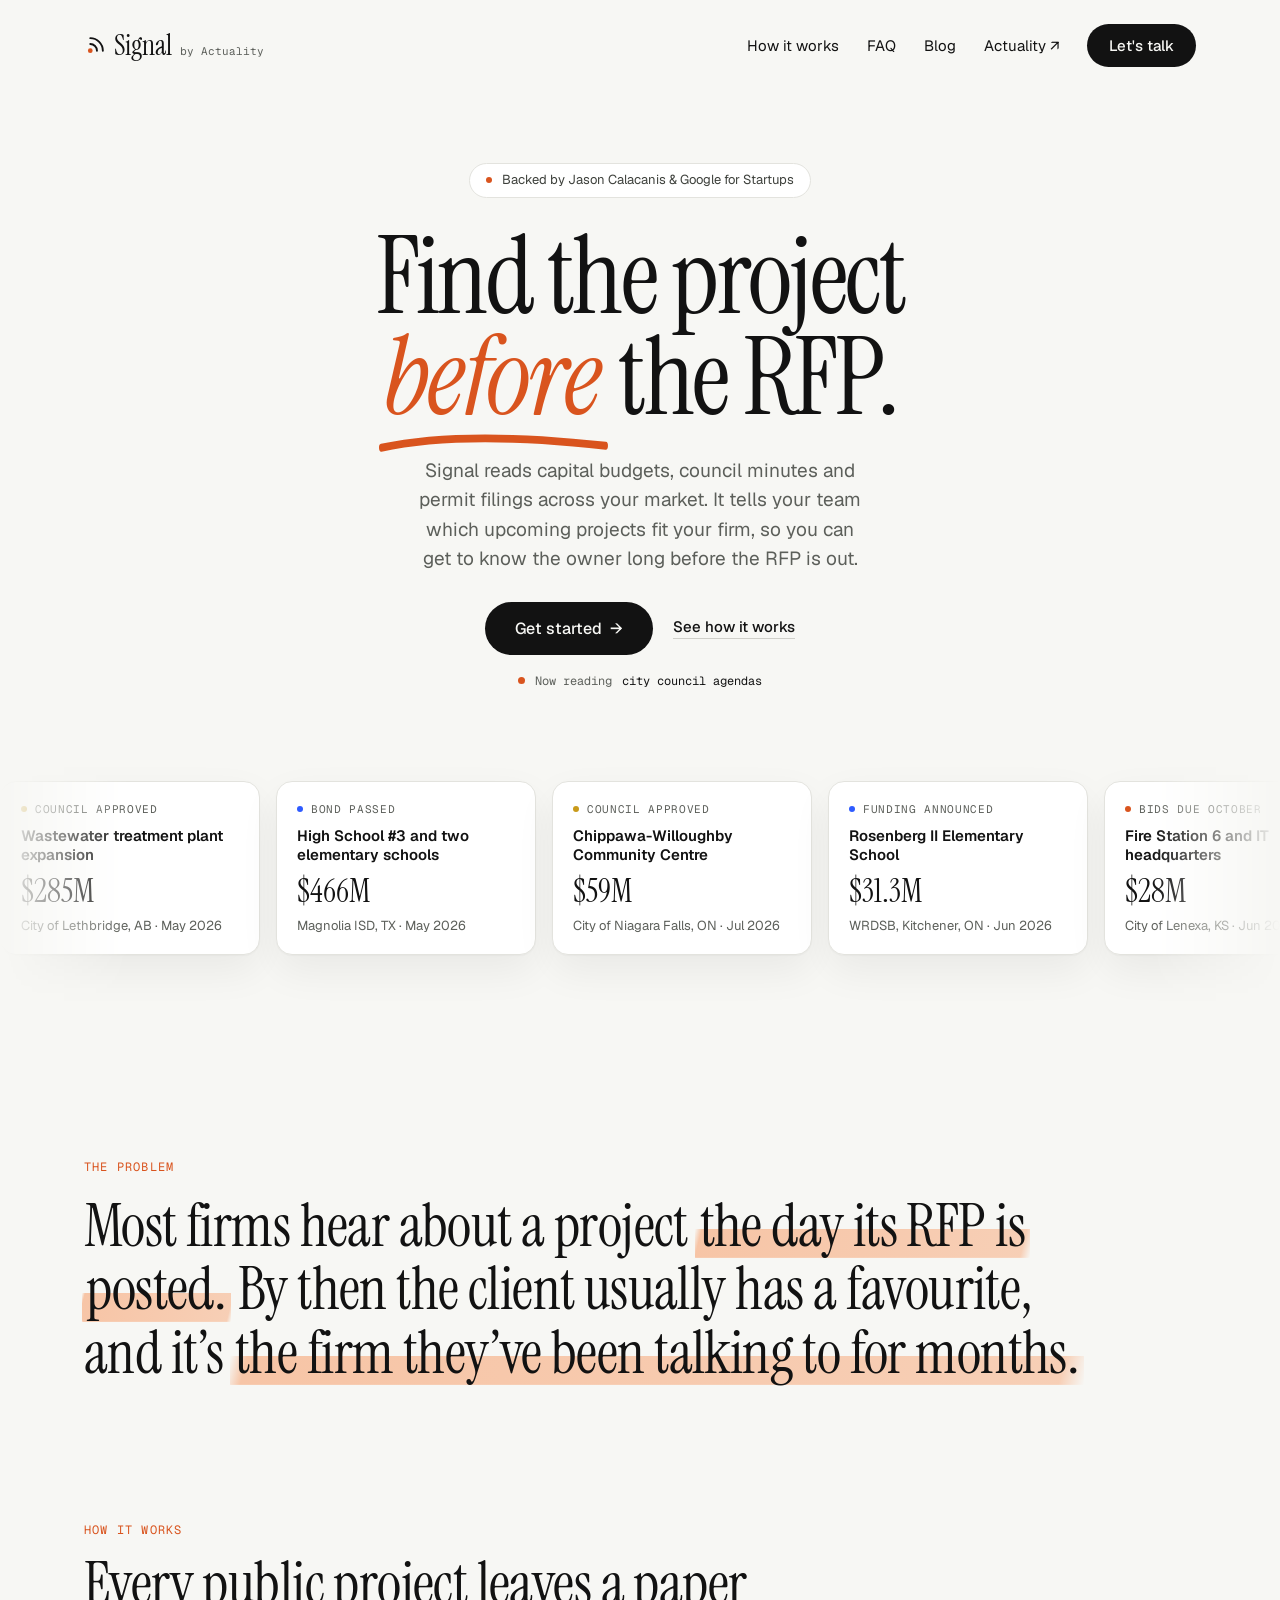
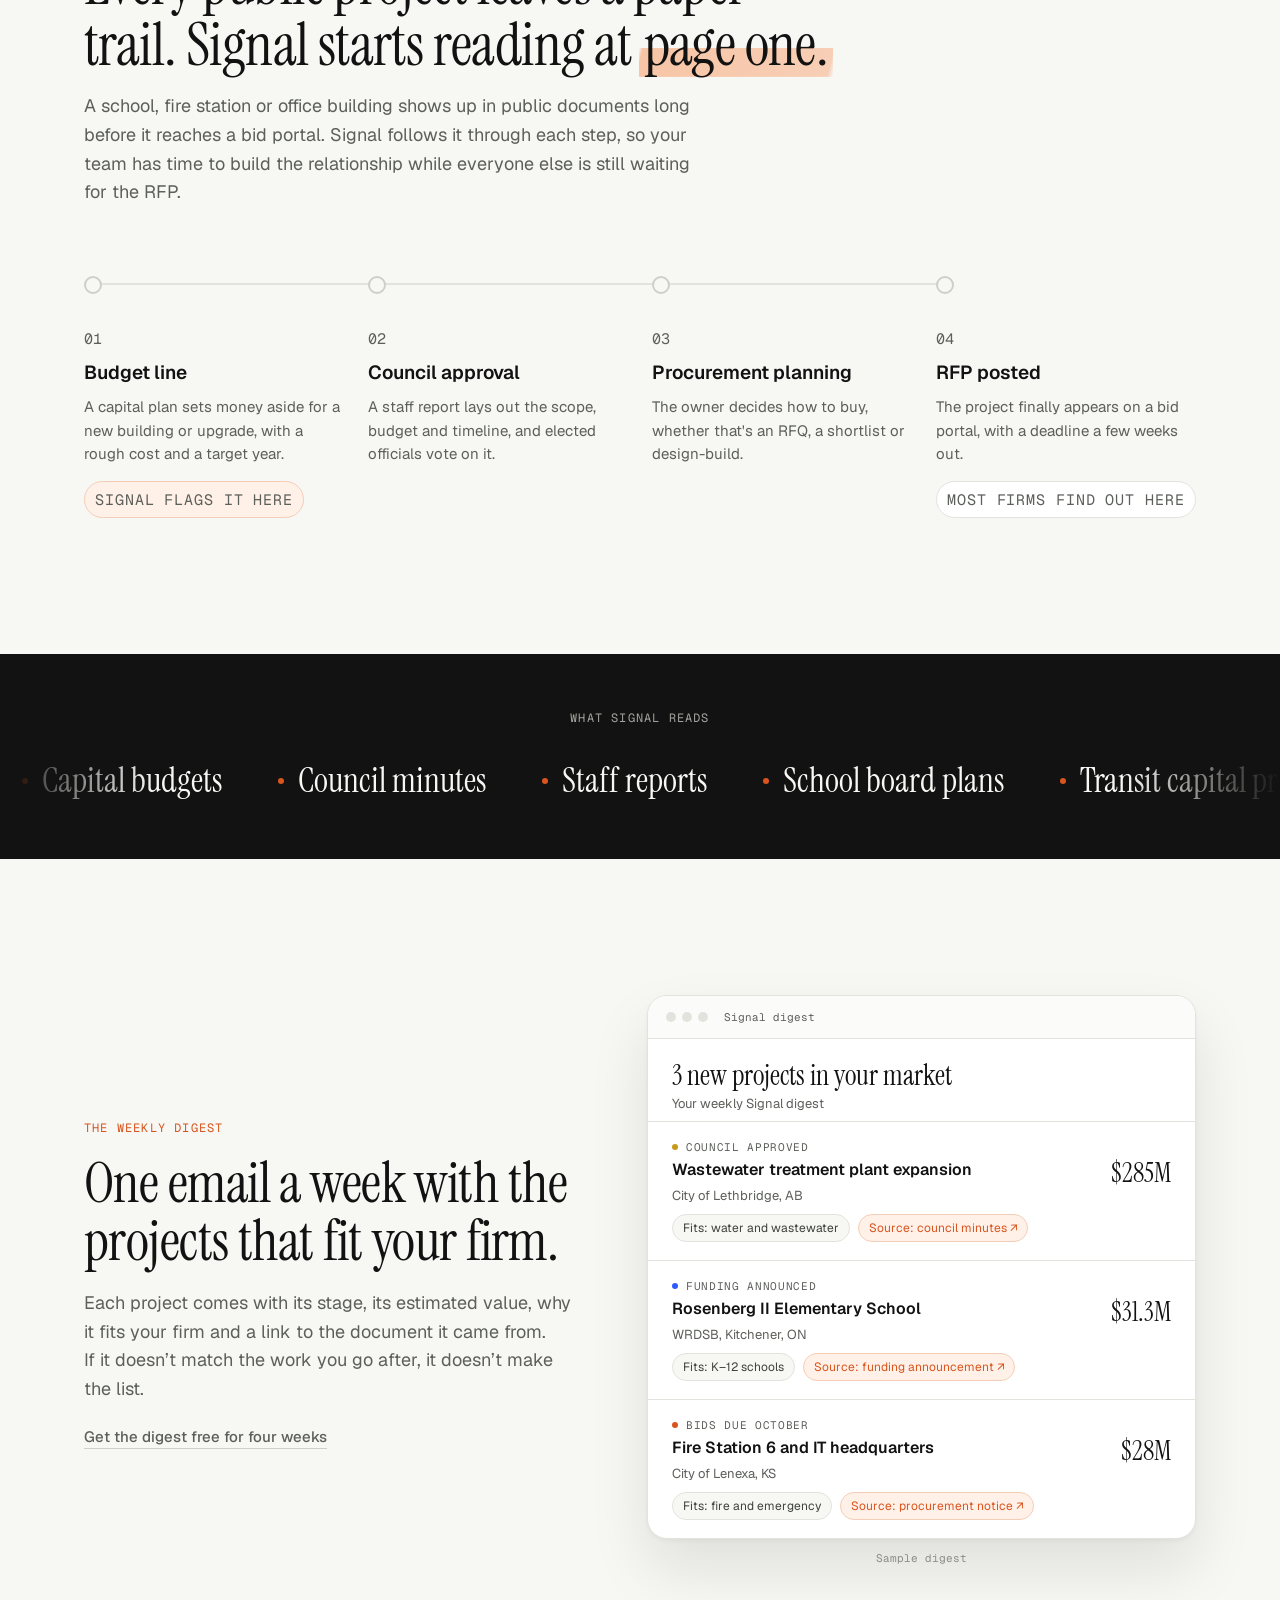
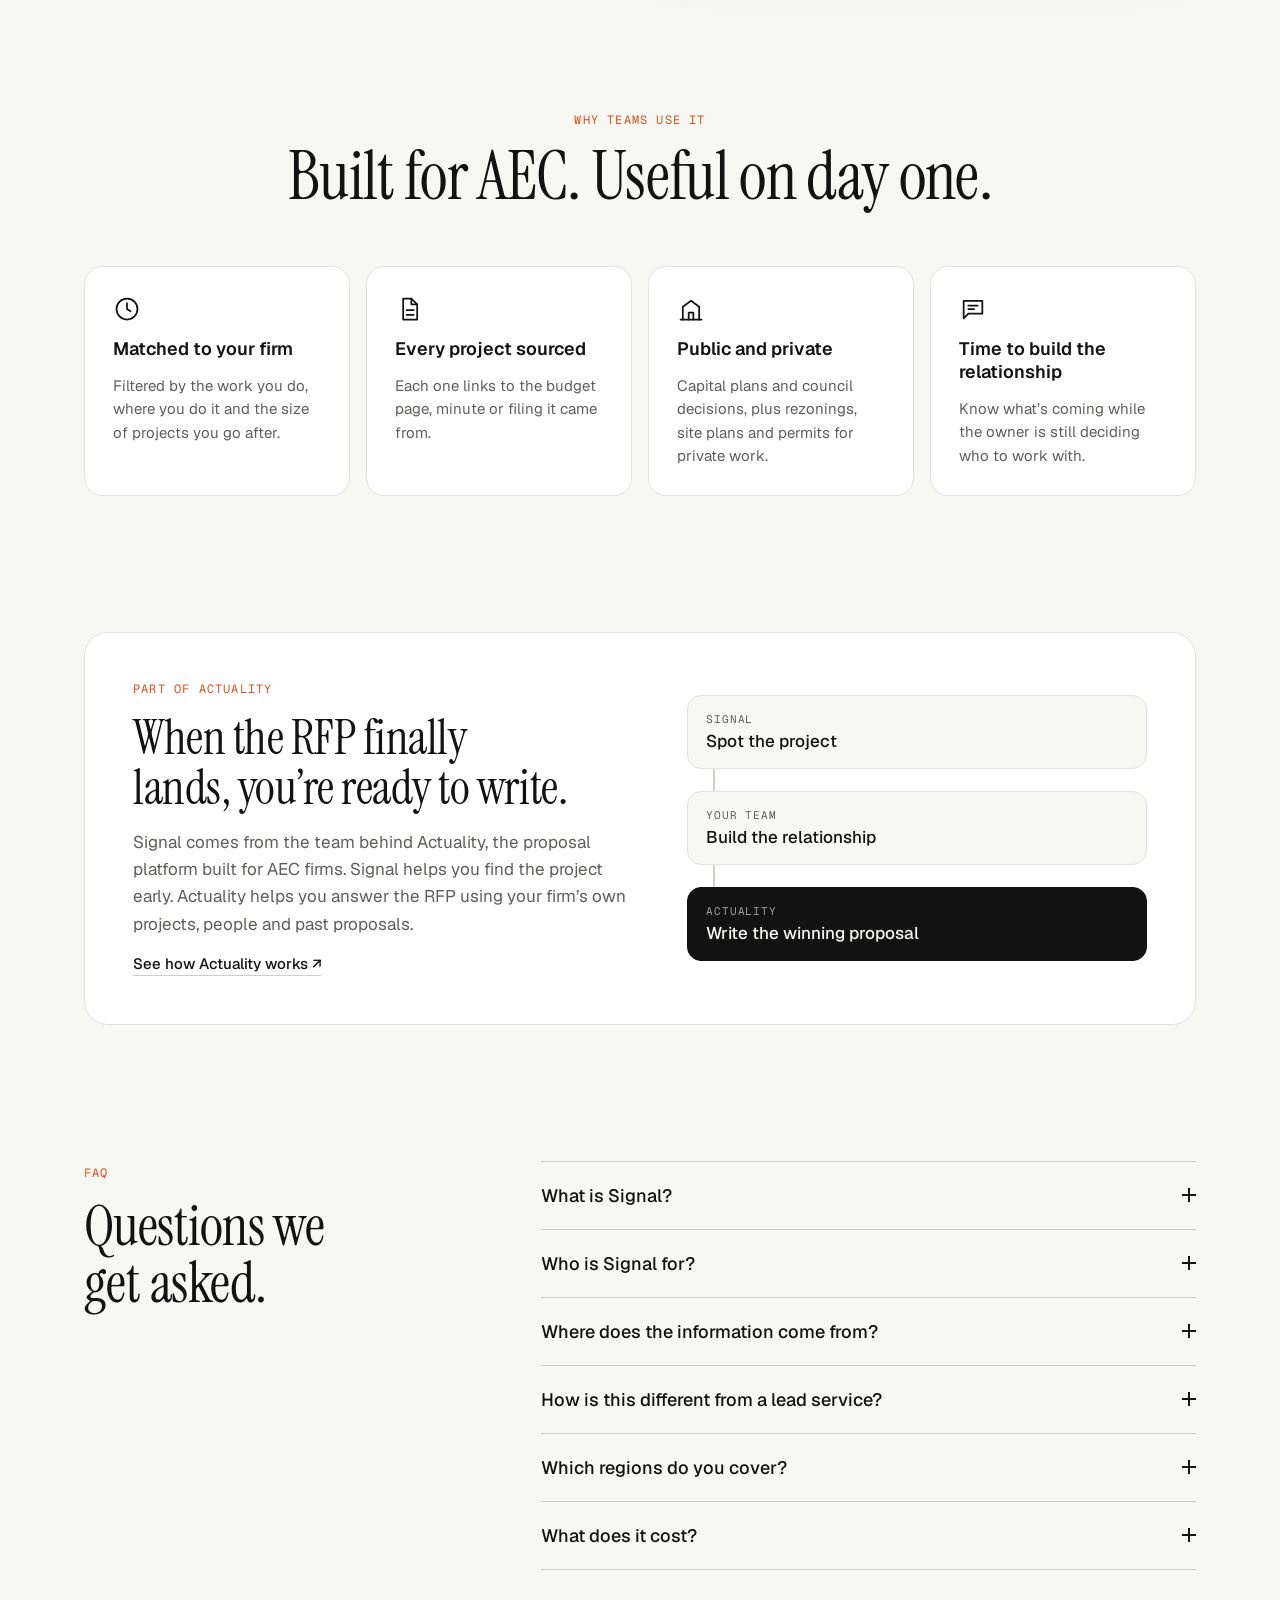
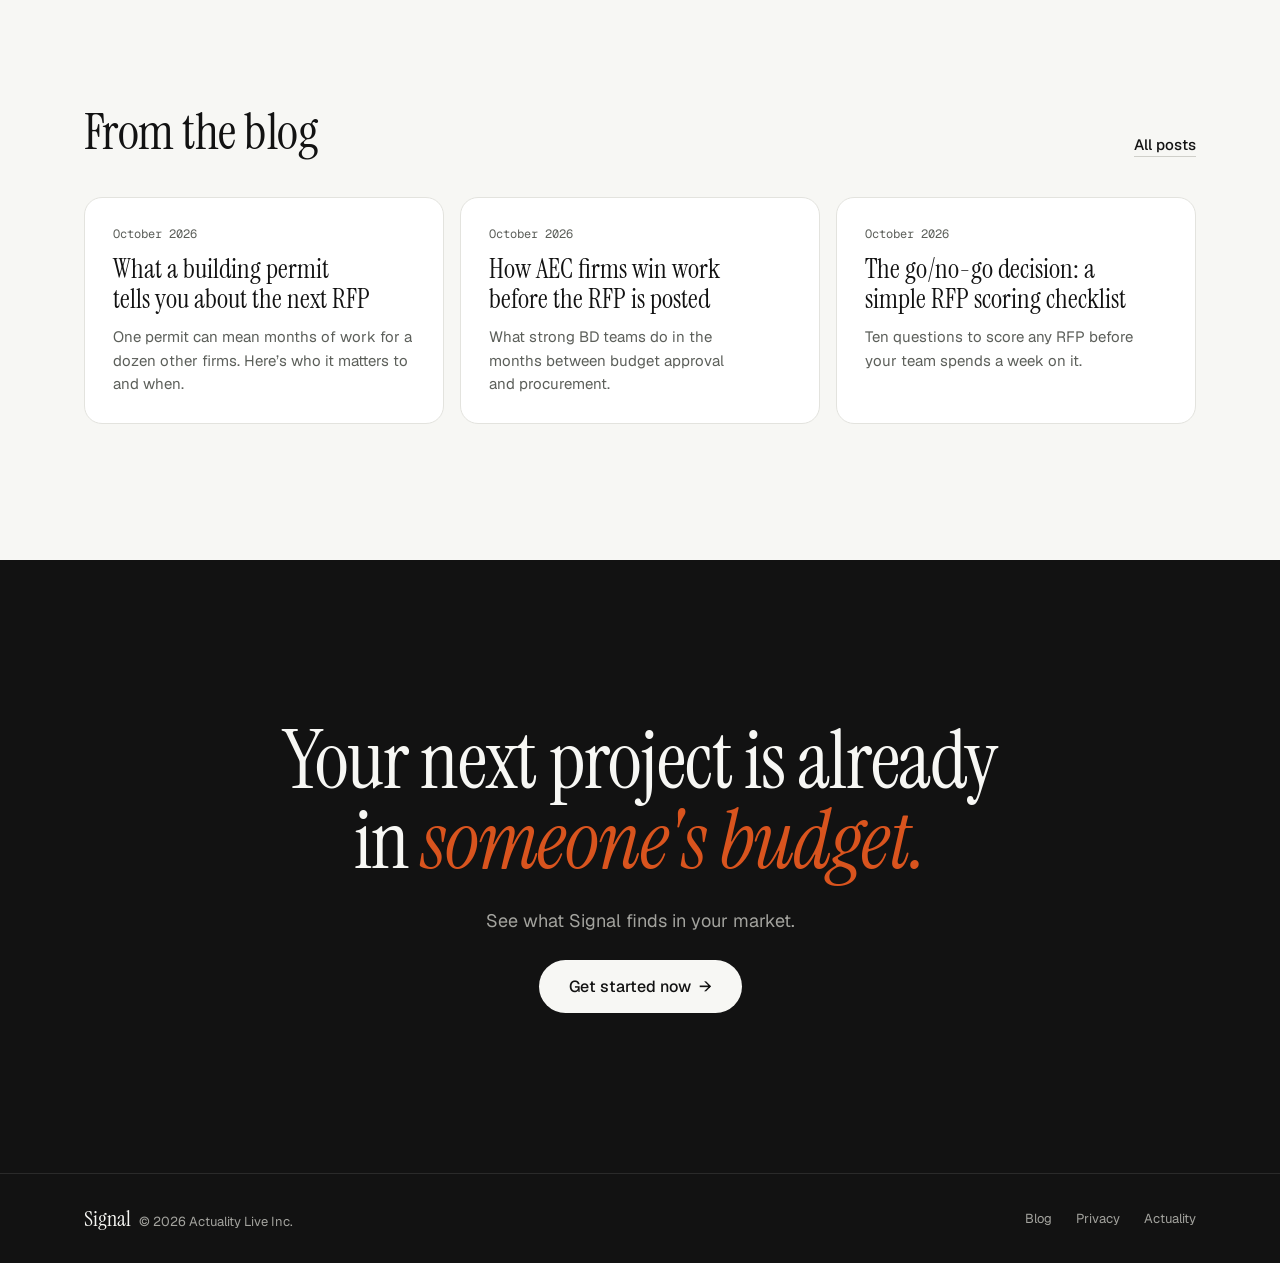
<file: index.html>
<!doctype html>
<html lang="en">
<head>
<meta charset="utf-8">
<meta name="viewport" content="width=device-width, initial-scale=1">
<title>Signal by Actuality | Find AEC projects before the RFP</title>
<meta name="description" content="Signal reads capital budgets, council minutes and permit filings across your market and tells your AEC team which upcoming projects fit your firm, long before the RFP is out.">
<link rel="canonical" href="https://aecsignal.si/">
<meta property="og:type" content="website">
<meta property="og:site_name" content="Signal by Actuality">
<meta property="og:title" content="Signal by Actuality">
<meta property="og:description" content="Signal reads capital budgets, council minutes and permit filings across your market and tells your AEC team which upcoming projects fit your firm, long before the RFP is out.">
<meta property="og:url" content="https://aecsignal.si/">
<meta property="og:image" content="https://aecsignal.si/assets/og-image.png">
<meta property="og:image:width" content="1200">
<meta property="og:image:height" content="630">
<meta name="twitter:card" content="summary_large_image">
<link rel="icon" href="assets/favicon.svg" type="image/svg+xml">
<link rel="apple-touch-icon" href="assets/apple-touch-icon.png">
<link rel="preload" href="assets/fonts/InstrumentSerif-Regular.woff2" as="font" type="font/woff2" crossorigin>
<link rel="preload" href="assets/fonts/Geist.woff2" as="font" type="font/woff2" crossorigin>
<link rel="stylesheet" href="assets/site.css">
<script type="application/ld+json">{"@context": "https://schema.org", "@graph": [{"@type": "Organization", "@id": "https://aecsignal.si/#org", "name": "Signal by Actuality", "url": "https://aecsignal.si/", "logo": "https://aecsignal.si/assets/apple-touch-icon.png", "parentOrganization": {"@type": "Organization", "name": "Actuality Live Inc."}}, {"@type": "WebSite", "@id": "https://aecsignal.si/#website", "url": "https://aecsignal.si/", "name": "Signal by Actuality", "publisher": {"@id": "https://aecsignal.si/#org"}}, {"@type": "FAQPage", "mainEntity": [{"@type": "Question", "name": "What is Signal?", "acceptedAnswer": {"@type": "Answer", "text": "Signal finds upcoming AEC projects early. It reads public records like capital budgets, council agendas, rezonings and permit filings, and sends your team the projects that fit your firm, so you can start building the relationship before the RFP is out."}}, {"@type": "Question", "name": "Who is Signal for?", "acceptedAnswer": {"@type": "Answer", "text": "Business development and proposal teams at architecture, engineering and construction firms, and anyone else whose work depends on hearing about projects early."}}, {"@type": "Question", "name": "Where does the information come from?", "acceptedAnswer": {"@type": "Answer", "text": "Public sources: municipal and school board capital budgets, council and board agendas, staff reports, funding announcements, rezoning and development applications, building permits and procurement portals. Every project links back to the document it came from."}}, {"@type": "Question", "name": "How is this different from a lead service?", "acceptedAnswer": {"@type": "Answer", "text": "Most lead services show every firm in a region the same list. Signal filters projects to the work your firm actually does and tells you why each one fits. And because it comes from Actuality, the projects you find can turn into proposals you write in Actuality."}}, {"@type": "Question", "name": "Which regions do you cover?", "acceptedAnswer": {"@type": "Answer", "text": "We’re starting with a focused set of markets in Canada and the US. Tell us where you work when you sign up and we’ll let you know if we cover it."}}, {"@type": "Question", "name": "What does it cost?", "acceptedAnswer": {"@type": "Answer", "text": "The weekly digest is free for your first four weeks. If it’s useful, we’ll talk about pricing after that."}}]}]}</script>
<script>document.documentElement.classList.add('js');</script>
<style>
h1,h2,h3{text-wrap:balance}
p{text-wrap:pretty}
.nav-anchor{font-size:15px}
@media (max-width:860px){.nav-anchor{display:none}}
@media (max-width:420px){.nav-links .nav-blog{display:none}}

/* reveal system */
.js [data-reveal]{opacity:0;transform:translateY(22px);filter:blur(6px);transition:opacity .9s cubic-bezier(.2,.7,.2,1),transform .9s cubic-bezier(.2,.7,.2,1),filter .9s cubic-bezier(.2,.7,.2,1);transition-delay:var(--d,0s)}
.js [data-reveal].in{opacity:1;transform:none;filter:none}

/* hero */
.hero-shell{position:relative;overflow:hidden}
.wave-layer{position:absolute;inset:0;pointer-events:none;-webkit-mask-image:linear-gradient(to bottom,#000 55%,transparent 100%);mask-image:linear-gradient(to bottom,#000 55%,transparent 100%)}
.waves{position:absolute;left:50%;top:44%;width:0;height:0;pointer-events:none}
.waves span{position:absolute;left:-460px;top:-460px;width:920px;height:920px;border-radius:50%;border:1px solid var(--line-strong);opacity:0;animation:wave 9s cubic-bezier(.2,.6,.3,1) infinite}
.waves span:nth-child(2){animation-delay:3s}.waves span:nth-child(3){animation-delay:6s}
@keyframes wave{0%{transform:scale(.25);opacity:0}15%{opacity:.9}100%{transform:scale(1.25);opacity:0}}
.hero{position:relative;padding-top:72px;padding-bottom:56px;display:flex;flex-direction:column;align-items:center;text-align:center;gap:28px}
.pill{display:inline-flex;align-items:center;white-space:nowrap;position:relative;background:var(--white);border:1px solid var(--line);border-radius:999px;padding:8px 16px 8px 32px;font-size:13px;line-height:1.3;color:var(--soft);max-width:100%}
.pill::before{content:"";position:absolute;left:16px;top:50%;width:6px;height:6px;margin-top:-3px;border-radius:50%;background:var(--accent)}
@media (max-width:420px){.pill{white-space:normal;text-align:left}}
.dot{display:inline-block;width:6px;height:6px;border-radius:50%;background:var(--accent);flex:0 0 auto}
.hero h1{margin:0;max-width:1000px;font-family:var(--serif);font-weight:400;font-size:clamp(54px,8.4vw,120px);line-height:.94;letter-spacing:-.025em}
.hero h1 .w{display:inline-block;opacity:0;transform:translateY(.35em);filter:blur(10px);animation:wordIn 1s cubic-bezier(.2,.7,.2,1) forwards;animation-delay:var(--d)}
@keyframes wordIn{to{opacity:1;transform:none;filter:none}}
.hero h1 em{position:relative;color:var(--accent);padding-right:.04em}
.hero h1 em svg{position:absolute;left:-2%;bottom:-.08em;width:104%;height:.22em;overflow:visible}
.hero h1 em path{stroke:var(--accent);stroke-width:4;fill:none;stroke-linecap:round;stroke-dasharray:420;stroke-dashoffset:420;animation:draw 1.1s cubic-bezier(.6,0,.2,1) 1.15s forwards}
@keyframes draw{to{stroke-dashoffset:0}}
.hero .sub{margin:0;max-width:600px;font-size:19px;line-height:1.55;color:var(--muted);text-wrap:balance}
.hero-cta{display:flex;flex-direction:column;align-items:center;gap:18px}
.cta-row{display:flex;flex-wrap:wrap;justify-content:center;align-items:center;gap:20px}
.btn .arr{display:inline-block;margin-left:8px;transition:transform .25s}
.btn:hover .arr{transform:translateX(4px)}
.link{font-size:15px;font-weight:500;border-bottom:1px solid var(--line-strong);padding-bottom:2px}
.link:hover{border-color:var(--ink);opacity:1}
.reading{display:flex;align-items:center;gap:10px;font-family:var(--mono);font-size:12px;color:var(--muted)}
.reading .dot{width:7px;height:7px}
.reading b{font-weight:400;color:var(--ink);display:inline-block;min-width:12ch;text-align:left}
@keyframes sgSwap{from{opacity:0;transform:translateY(6px)}to{opacity:1;transform:none}}
.swap{animation:sgSwap .5s ease-out both}

/* project cards */
.cards-band{padding:24px 0 72px;overflow:hidden;-webkit-mask-image:linear-gradient(90deg,transparent,#000 10%,#000 90%,transparent);mask-image:linear-gradient(90deg,transparent,#000 10%,#000 90%,transparent)}
@keyframes sgMarq{from{transform:translateX(0)}to{transform:translateX(-50%)}}
@keyframes sgMarqR{from{transform:translateX(-50%)}to{transform:translateX(0)}}
.marq{display:flex;gap:16px;width:max-content;padding:12px 0;animation:sgMarq 70s linear infinite}
.marq-r{display:flex;gap:12px;width:max-content;animation:sgMarqR 50s linear infinite}
.marq:hover,.marq-r:hover{animation-play-state:paused}
@keyframes sgBob{0%,100%{transform:translateY(0)}50%{transform:translateY(-7px)}}
.bob{animation:sgBob 6s ease-in-out infinite}.bob2{animation:sgBob 7s ease-in-out -2s infinite}
.opp{flex:0 0 auto;width:260px;background:var(--white);border:1px solid var(--line);border-radius:16px;padding:20px;display:flex;flex-direction:column;gap:10px;text-align:left;box-shadow:0 1px 2px rgba(18,18,18,.04),0 16px 40px rgba(18,18,18,.06)}
.opp-stage{display:flex;align-items:center;gap:6px;font-family:var(--mono);font-size:11px;text-transform:uppercase;letter-spacing:.06em;color:var(--muted)}
.opp-title{font-size:15px;font-weight:600;line-height:1.3}
.opp-value{font-family:var(--serif);font-size:32px;line-height:1}
.opp-meta{font-size:13px;color:var(--muted)}
.lift{transition:transform .3s cubic-bezier(.2,.7,.2,1),box-shadow .3s,border-color .3s}
.lift:hover{transform:translateY(-4px);box-shadow:0 2px 4px rgba(18,18,18,.04),0 24px 48px rgba(18,18,18,.10);border-color:var(--line-strong);opacity:1}

/* scroll-lit statements */
.statement{display:flex;flex-direction:column;gap:20px;padding-top:120px}
.statement h2{max-width:1000px;font-size:clamp(34px,4.6vw,60px);line-height:1.08}
.lit .word{transition:color .25s}
.js .lit .word{color:#C9CBC5}
.js .lit .word.on{color:var(--ink)}

/* how it works */
.how{padding-top:136px;padding-bottom:136px;display:flex;flex-direction:column;gap:56px}
.how-head{display:flex;flex-direction:column;gap:16px;max-width:820px}
.how-head h2{font-size:clamp(36px,4.6vw,60px);line-height:1.04}
.how-head p{margin:0;font-size:18px;line-height:1.6;color:var(--muted);max-width:620px}
.track{position:relative;display:grid;grid-template-columns:repeat(4,1fr);gap:24px;padding-top:64px}
.rail{position:absolute;left:0;top:20px;height:2px;background:var(--line)}
.rail i{position:absolute;left:0;top:0;bottom:0;width:var(--p,0%);background:var(--accent);transition:width .15s linear}
.stage{position:relative;display:flex;flex-direction:column;gap:10px}
.stage::before{content:"";position:absolute;top:-51px;left:0;width:14px;height:14px;border-radius:50%;background:var(--paper);border:2px solid var(--line-strong);transition:border-color .3s,background .3s,box-shadow .3s}
.stage.on::before{border-color:var(--accent);background:var(--accent);box-shadow:0 0 0 6px rgba(217,84,30,.14)}
.stage-n{font-family:var(--mono);font-size:12px;color:var(--muted)}
.stage strong{font-size:19px;font-weight:600}
.stage span{font-size:15px;line-height:1.55;color:var(--muted)}
.tag{align-self:flex-start;margin-top:6px;font-family:var(--mono);font-size:11px;letter-spacing:.06em;text-transform:uppercase;padding:6px 10px;border-radius:999px}
.tag-signal{background:var(--accent-wash);color:var(--accent);border:1px solid #F5CDB6}
.tag-late{background:var(--white);color:var(--muted);border:1px solid var(--line)}
@media (max-width:760px){
  .track{grid-template-columns:1fr;gap:36px;padding-top:0;padding-left:40px}
  .rail{left:6px;top:4px;width:2px!important}
  .rail i{width:100%;height:var(--p,0%);bottom:auto}
  .stage::before{top:2px;left:-41px}
}

/* sources band */
.night{background:var(--ink);color:var(--paper)}
.sources-label{padding-top:56px;padding-bottom:12px;text-align:center;font-family:var(--mono);font-size:12px;letter-spacing:.1em;text-transform:uppercase;color:var(--night-text)}
.sources-band{padding:20px 0 56px;overflow:hidden;-webkit-mask-image:linear-gradient(90deg,transparent,#000 12%,#000 88%,transparent);mask-image:linear-gradient(90deg,transparent,#000 12%,#000 88%,transparent)}
.source{flex:0 0 auto;display:flex;align-items:center;gap:12px;font-family:var(--serif);font-size:34px;color:var(--paper);padding:0 22px}

/* digest */
.digest{padding-top:136px;padding-bottom:136px;display:grid;grid-template-columns:1fr 1.1fr;gap:64px;align-items:center}
@media (max-width:900px){.digest{grid-template-columns:1fr}}
.digest-copy{display:flex;flex-direction:column;gap:18px}
.digest-copy h2{font-size:clamp(36px,4.4vw,56px);line-height:1.04}
.digest-copy p{margin:0;font-size:18px;line-height:1.6;color:var(--muted)}
.mail{background:var(--white);border:1px solid var(--line);border-radius:20px;box-shadow:0 2px 4px rgba(18,18,18,.04),0 30px 60px rgba(18,18,18,.10);overflow:hidden}
.mail-top{display:flex;align-items:center;gap:6px;padding:14px 18px;border-bottom:1px solid var(--line);background:#FBFBF9}
.mail-top i{width:10px;height:10px;border-radius:50%;background:var(--line)}
.mail-top span{margin-left:10px;font-family:var(--mono);font-size:11px;color:var(--muted)}
.mail-head{padding:22px 24px 8px}
.mail-head b{display:block;font-family:var(--serif);font-weight:400;font-size:28px;line-height:1.1}
.mail-head small{font-size:13px;color:var(--muted)}
.mail-item{display:grid;grid-template-columns:1fr auto;gap:6px 16px;padding:18px 24px;border-top:1px solid var(--line)}
.mail-item .opp-stage{grid-column:1/-1}
.mail-item strong{font-size:16px;font-weight:600;line-height:1.3}
.mail-item .val{font-family:var(--serif);font-size:26px;line-height:1;text-align:right;grid-row:2/4;grid-column:2}
.mail-item .where{font-size:13px;color:var(--muted)}
.mail-item .why{grid-column:1/-1;display:flex;flex-wrap:wrap;gap:8px;margin-top:4px}
.chip{font-size:12px;padding:5px 10px;border-radius:999px;background:var(--paper);border:1px solid var(--line);color:var(--soft)}
.chip-src{position:relative;color:var(--accent);background:var(--accent-wash);border-color:#F5CDB6}
.js .mail-item{opacity:0;transform:translateY(14px);transition:opacity .7s cubic-bezier(.2,.7,.2,1),transform .7s cubic-bezier(.2,.7,.2,1);transition-delay:var(--d,0s)}
.mail.in .mail-item{opacity:1;transform:none}
.mail.in .chip-src{animation:srcPing 2.4s ease-out 1.6s 2}
@keyframes srcPing{0%{box-shadow:0 0 0 0 rgba(217,84,30,.35)}70%,100%{box-shadow:0 0 0 8px rgba(217,84,30,0)}}
.caption{margin-top:12px;font-family:var(--mono);font-size:11px;color:var(--faint);text-align:center}

/* features */
.aec{padding-bottom:136px;display:flex;flex-direction:column;gap:56px}
.center-head{display:flex;flex-direction:column;align-items:center;text-align:center;gap:16px}
.center-head h2{font-size:clamp(40px,5.2vw,68px);line-height:1}
.feature-grid{display:grid;grid-template-columns:repeat(auto-fit,minmax(240px,1fr));gap:16px}
.feature{background:var(--white);border:1px solid var(--line);border-radius:18px;padding:28px;display:flex;flex-direction:column;gap:14px}
.feature strong{font-size:18px;font-weight:600}
.feature span{font-size:15px;line-height:1.55;color:var(--muted)}

/* faq */
.faq{padding-bottom:136px;display:grid;grid-template-columns:1fr 1.6fr;gap:48px}
@media (max-width:900px){.faq{grid-template-columns:1fr}}
.faq h2{font-size:clamp(36px,4.4vw,56px);line-height:1.02}
.faq-list{border-top:1px solid var(--line-strong)}
.faq details{border-bottom:1px solid var(--line-strong)}
.faq summary{list-style:none;cursor:pointer;display:flex;justify-content:space-between;align-items:center;gap:24px;padding:22px 0;font-size:18px;font-weight:500}
.faq summary::-webkit-details-marker{display:none}
.faq summary .pm{flex:0 0 auto;width:14px;height:14px;position:relative}
.faq summary .pm::before,.faq summary .pm::after{content:"";position:absolute;left:0;top:6px;width:14px;height:2px;background:var(--ink);transition:transform .3s}
.faq summary .pm::after{transform:rotate(90deg)}
.faq details[open] summary .pm::after{transform:rotate(0)}
.faq details p{margin:0 0 24px;max-width:640px;font-size:16px;line-height:1.65;color:var(--muted)}
.faq details[open] p{animation:sgSwap .4s ease-out both}

/* blog teaser */
.latest{padding-bottom:136px;display:flex;flex-direction:column;gap:40px}
.latest-head{display:flex;flex-wrap:wrap;align-items:end;justify-content:space-between;gap:16px}
.latest-head h2{font-size:clamp(34px,4vw,52px);line-height:1}
.post-grid{display:grid;grid-template-columns:repeat(auto-fit,minmax(280px,1fr));gap:16px}
.post-card{background:var(--white);border:1px solid var(--line);border-radius:18px;padding:28px;display:flex;flex-direction:column;gap:12px}
.post-card h3{margin:0;font-family:var(--serif);font-weight:400;font-size:27px;line-height:1.1}
.post-card p{margin:0;font-size:15px;line-height:1.55;color:var(--muted)}

/* final cta */
.cta{position:relative;overflow:hidden}
.cta .waves span{border-color:#2E2E2E}
.cta .waves{top:50%}
.cta .wrap{position:relative;padding-top:160px;padding-bottom:160px;display:flex;flex-direction:column;align-items:center;text-align:center;gap:28px}
.cta h2{max-width:900px;font-size:clamp(44px,6.4vw,88px);line-height:.98;letter-spacing:-.015em}
.cta h2 em{color:var(--accent)}
.cta p{margin:0;font-size:18px;color:var(--night-text)}




/* part of actuality */
.pair{padding-bottom:136px}
.pair-card{display:grid;grid-template-columns:1.1fr 1fr;gap:48px;align-items:center;background:var(--white);border:1px solid var(--line);border-radius:24px;padding:48px}
@media (max-width:900px){.pair-card{grid-template-columns:1fr;padding:32px 24px;gap:32px}}
.pair-copy{display:flex;flex-direction:column;gap:16px;align-items:flex-start}
.pair-copy h2{font-size:clamp(32px,3.8vw,48px);line-height:1.04}
.pair-copy p{margin:0;font-size:17px;line-height:1.6;color:var(--muted)}
.pair-flow{display:flex;flex-direction:column;gap:0}
.pf{display:flex;flex-direction:column;gap:4px;padding:16px 18px;border:1px solid var(--line);border-radius:14px;background:var(--paper)}
.pf-k{font-family:var(--mono);font-size:11px;letter-spacing:.08em;text-transform:uppercase;color:var(--muted)}
.pf-t{font-size:17px;font-weight:500}
.pf-on{background:var(--ink);border-color:var(--ink)}.pf-on .pf-k{color:var(--night-text)}.pf-on .pf-t{color:var(--paper)}
.pair-flow i{display:block;width:2px;height:22px;background:var(--line-strong);margin-left:26px}

/* highlighter */
.hl{color:inherit;background-color:transparent;background-image:linear-gradient(104deg,rgba(247,180,140,0) 0%,rgba(247,180,140,.75) 2%,rgba(247,180,140,.6) 97%,rgba(247,180,140,0) 100%);background-repeat:no-repeat;background-position:0 88%;background-size:100% 38%;-webkit-box-decoration-break:clone;box-decoration-break:clone;padding:0 .08em;margin:0 -.04em;border-radius:.12em}
.js .hl{background-size:0% 38%;transition:background-size 1.1s cubic-bezier(.6,0,.2,1);transition-delay:calc(var(--d,0s) + .35s)}
.js .in .hl,.js .hl.in{background-size:100% 38%}

/* status dots: drawn in reserved padding so they can never sit on top of text */
.has-dot{position:relative;padding-left:14px}
.has-dot::before{content:"";position:absolute;left:0;top:50%;width:6px;height:6px;margin-top:-3px;border-radius:50%;background:var(--dc,var(--accent))}
.reading .has-dot{padding-left:17px}
.reading .has-dot::before{width:7px;height:7px;margin-top:-3.5px}
.dot-pulse::before{animation:sgPulse 1.8s ease-out infinite}
.source.has-dot{padding-left:42px}
.source.has-dot::before{left:22px}
.opp-stage{display:block}

@media (prefers-reduced-motion: reduce){
  .js [data-reveal],.js .mail-item,.hero h1 .w{opacity:1!important;transform:none!important;filter:none!important}
  .hero h1 em path{stroke-dashoffset:0}
  .waves{display:none}
  .js .lit .word{color:var(--ink)}
  .js .hl{background-size:100% 38%}
}
</style>
</head>
<body>

<div class="hero-shell">
<div class="wave-layer" aria-hidden="true"><div class="waves"><span></span><span></span><span></span></div></div>

<nav class="wrap nav" aria-label="Main" style="position:relative">
  <a href="./" class="brand" aria-label="Signal by Actuality, home">
    <svg width="22" height="22" viewBox="0 0 28 28" fill="none" aria-hidden="true"><circle cx="8" cy="20" r="3" fill="#D9541E"/><path d="M8 11.5a8.5 8.5 0 0 1 8.5 8.5" stroke="#121212" stroke-width="2.4" stroke-linecap="round"/><path d="M8 4a16 16 0 0 1 16 16" stroke="#121212" stroke-width="2.4" stroke-linecap="round"/></svg>
    <span class="brand-name">Signal</span><span class="brand-by">by Actuality</span>
  </a>
  <div class="nav-links">
    <a href="#how" class="nav-anchor">How it works</a>
    <a href="#faq" class="nav-anchor">FAQ</a>
    <a href="blog/" class="nav-blog">Blog</a>
    <a href="https://www.actuality.live/">Actuality ↗</a>
    <a href="start/" class="btn">Let's talk</a>
  </div>
</nav>

<header class="wrap hero">
  <div class="pill" data-reveal>Backed by Jason Calacanis &amp; Google for Startups</div>
  <h1><span class="w" style="--d:.10s">Find</span> <span class="w" style="--d:.18s">the</span> <span class="w" style="--d:.26s">project</span> <span class="w" style="--d:.38s"><em>before<svg viewBox="0 0 200 12" preserveAspectRatio="none" aria-hidden="true"><path d="M2 8 C 50 2, 120 2, 198 7"/></svg></em></span> <span class="w" style="--d:.50s">the</span> <span class="w" style="--d:.58s">RFP.</span></h1>
  <p class="sub" data-reveal style="--d:.6s">Signal reads capital budgets, council minutes and permit filings across your market. It tells your team which upcoming projects fit your firm, so you can get to know the owner long before the RFP is out.</p>
  <div class="hero-cta" data-reveal style="--d:.75s">
    <div class="cta-row">
      <a href="start/" class="btn btn-lg">Get started<span class="arr" aria-hidden="true">→</span></a>
      <a href="#how" class="link">See how it works</a>
    </div>
    <div class="reading" aria-hidden="true">
      <span class="has-dot dot-pulse">Now reading</span><b id="reading">city council agendas</b>
    </div>
  </div>
</header>
</div>

<section class="cards-band" aria-label="Examples of projects found in public records" data-reveal style="--d:.9s">
  <div class="marq" id="cards"></div>
</section>

<section class="wrap statement" aria-labelledby="problem-h">
  <span class="eyebrow" data-reveal>The problem</span>
  <h2 id="problem-h" class="display" data-reveal>Most firms hear about a project <mark class="hl" style="--d:.1s">the day its RFP is posted.</mark> By then the client usually has a favourite, and it’s <mark class="hl" style="--d:.6s">the firm they’ve been talking to for months.</mark></h2>
</section>

<section class="wrap how" id="how" aria-labelledby="how-h">
  <div class="how-head">
    <span class="eyebrow" data-reveal>How it works</span>
    <h2 id="how-h" class="display" data-reveal>Every public project leaves a paper trail. Signal starts reading at <mark class="hl" style="--d:.3s">page one.</mark></h2>
    <p data-reveal style="--d:.1s">A school, fire station or office building shows up in public documents long before it reaches a bid portal. Signal follows it through each step, so your team has time to build the relationship while everyone else is still waiting for the RFP.</p>
  </div>
  <div class="track" id="track">
    <div class="rail" aria-hidden="true"><i></i></div>
    <div class="stage">
      <span class="stage-n">01</span><strong>Budget line</strong>
      <span>A capital plan sets money aside for a new building or upgrade, with a rough cost and a target year.</span>
      <span class="tag tag-signal">Signal flags it here</span>
    </div>
    <div class="stage">
      <span class="stage-n">02</span><strong>Council approval</strong>
      <span>A staff report lays out the scope, budget and timeline, and elected officials vote on it.</span>
    </div>
    <div class="stage">
      <span class="stage-n">03</span><strong>Procurement planning</strong>
      <span>The owner decides how to buy, whether that's an RFQ, a shortlist or design-build.</span>
    </div>
    <div class="stage">
      <span class="stage-n">04</span><strong>RFP posted</strong>
      <span>The project finally appears on a bid portal, with a deadline a few weeks out.</span>
      <span class="tag tag-late">Most firms find out here</span>
    </div>
  </div>
</section>

<section class="night" aria-label="What Signal reads">
  <div class="wrap sources-label">What Signal reads</div>
  <div class="sources-band"><div class="marq-r" id="sources"></div></div>
</section>

<section class="wrap digest" aria-labelledby="digest-h">
  <div class="digest-copy">
    <span class="eyebrow" data-reveal>The weekly digest</span>
    <h2 id="digest-h" class="display" data-reveal>One email a week with the projects that fit your firm.</h2>
    <p data-reveal style="--d:.1s">Each project comes with its stage, its estimated value, why it fits your firm and a link to the document it came from. If it doesn’t match the work you go after, it doesn’t make the list.</p>
    <p data-reveal style="--d:.15s"><a href="start/" class="link">Get the digest free for four weeks</a></p>
  </div>
  <div>
    <div class="mail" id="mail" role="img" aria-label="Sample Signal digest email listing three projects with their stage, value and source">
      <div class="mail-top"><i></i><i></i><i></i><span>Signal digest</span></div>
      <div class="mail-head"><b>3 new projects in your market</b><small>Your weekly Signal digest</small></div>
      <div class="mail-item" style="--d:.15s">
        <span class="opp-stage has-dot" style="--dc:var(--council)">Council approved</span>
        <strong>Wastewater treatment plant expansion</strong><span class="val">$285M</span>
        <span class="where">City of Lethbridge, AB</span>
        <span class="why"><span class="chip">Fits: water and wastewater</span><span class="chip chip-src">Source: council minutes ↗</span></span>
      </div>
      <div class="mail-item" style="--d:.35s">
        <span class="opp-stage has-dot" style="--dc:var(--budget)">Funding announced</span>
        <strong>Rosenberg II Elementary School</strong><span class="val">$31.3M</span>
        <span class="where">WRDSB, Kitchener, ON</span>
        <span class="why"><span class="chip">Fits: K–12 schools</span><span class="chip chip-src">Source: funding announcement ↗</span></span>
      </div>
      <div class="mail-item" style="--d:.55s">
        <span class="opp-stage has-dot" style="--dc:var(--live)">Bids due October</span>
        <strong>Fire Station 6 and IT headquarters</strong><span class="val">$28M</span>
        <span class="where">City of Lenexa, KS</span>
        <span class="why"><span class="chip">Fits: fire and emergency</span><span class="chip chip-src">Source: procurement notice ↗</span></span>
      </div>
    </div>
    <p class="caption">Sample digest</p>
  </div>
</section>

<section class="wrap aec" aria-labelledby="aec-h">
  <div class="center-head">
    <span class="eyebrow" data-reveal>Why teams use it</span>
    <h2 id="aec-h" class="display" data-reveal>Built for AEC. Useful on day one.</h2>
  </div>
  <div class="feature-grid">
    <div class="feature lift" data-reveal style="--d:0s">
      <svg width="28" height="28" viewBox="0 0 24 24" fill="none" stroke="#121212" stroke-width="1.5" stroke-linecap="round" stroke-linejoin="round" aria-hidden="true"><circle cx="12" cy="12" r="9"/><path d="M12 7v5l3 2"/></svg>
      <strong>Matched to your firm</strong><span>Filtered by the work you do, where you do it and the size of projects you go after.</span>
    </div>
    <div class="feature lift" data-reveal style="--d:.08s">
      <svg width="28" height="28" viewBox="0 0 24 24" fill="none" stroke="#121212" stroke-width="1.5" stroke-linecap="round" stroke-linejoin="round" aria-hidden="true"><path d="M7 3h7l5 5v13H7z"/><path d="M14 3v5h5"/><path d="M10 13h6M10 17h6"/></svg>
      <strong>Every project sourced</strong><span>Each one links to the budget page, minute or filing it came from.</span>
    </div>
    <div class="feature lift" data-reveal style="--d:.16s">
      <svg width="28" height="28" viewBox="0 0 24 24" fill="none" stroke="#121212" stroke-width="1.5" stroke-linecap="round" stroke-linejoin="round" aria-hidden="true"><path d="M3 21h18"/><path d="M5 21V10l7-5 7 5v11"/><path d="M10 21v-6h4v6"/></svg>
      <strong>Public and private</strong><span>Capital plans and council decisions, plus rezonings, site plans and permits for private work.</span>
    </div>
    <div class="feature lift" data-reveal style="--d:.24s">
      <svg width="28" height="28" viewBox="0 0 24 24" fill="none" stroke="#121212" stroke-width="1.5" stroke-linecap="round" stroke-linejoin="round" aria-hidden="true"><path d="M4 5h16v11H8l-4 4z"/><path d="M8 9h8M8 12h5"/></svg>
      <strong>Time to build the relationship</strong><span>Know what’s coming while the owner is still deciding who to work with.</span>
    </div>
  </div>
</section>

<section class="wrap pair" aria-labelledby="pair-h">
  <div class="pair-card" data-reveal>
    <div class="pair-copy">
      <span class="eyebrow">Part of Actuality</span>
      <h2 id="pair-h" class="display">When the RFP finally lands, you’re ready to write.</h2>
      <p>Signal comes from the team behind Actuality, the proposal platform built for AEC firms. Signal helps you find the project early. Actuality helps you answer the RFP using your firm’s own projects, people and past proposals.</p>
      <a href="https://www.actuality.live/" class="link">See how Actuality works ↗</a>
    </div>
    <div class="pair-flow" aria-hidden="true">
      <div class="pf"><span class="pf-k">Signal</span><span class="pf-t">Spot the project</span></div>
      <i></i>
      <div class="pf"><span class="pf-k">Your team</span><span class="pf-t">Build the relationship</span></div>
      <i></i>
      <div class="pf pf-on"><span class="pf-k">Actuality</span><span class="pf-t">Write the winning proposal</span></div>
    </div>
  </div>
</section>

<section class="wrap faq" id="faq" aria-labelledby="faq-h">
  <div><span class="eyebrow" data-reveal>FAQ</span><h2 id="faq-h" class="display" data-reveal style="margin-top:16px">Questions we get asked.</h2></div>
  <div class="faq-list" data-reveal>
    <details><summary>What is Signal?<span class="pm" aria-hidden="true"></span></summary><p>Signal finds upcoming AEC projects early. It reads public records like capital budgets, council agendas, rezonings and permit filings, and sends your team the projects that fit your firm, so you can start building the relationship before the RFP is out.</p></details>
    <details><summary>Who is Signal for?<span class="pm" aria-hidden="true"></span></summary><p>Business development and proposal teams at architecture, engineering and construction firms, and anyone else whose work depends on hearing about projects early.</p></details>
    <details><summary>Where does the information come from?<span class="pm" aria-hidden="true"></span></summary><p>Public sources: municipal and school board capital budgets, council and board agendas, staff reports, funding announcements, rezoning and development applications, building permits and procurement portals. Every project links back to the document it came from.</p></details>
    <details><summary>How is this different from a lead service?<span class="pm" aria-hidden="true"></span></summary><p>Most lead services show every firm in a region the same list. Signal filters projects to the work your firm actually does and tells you why each one fits. And because it comes from Actuality, the projects you find can turn into proposals you write in Actuality.</p></details>
    <details><summary>Which regions do you cover?<span class="pm" aria-hidden="true"></span></summary><p>We’re starting with a focused set of markets in Canada and the US. Tell us where you work when you sign up and we’ll let you know if we cover it.</p></details>
    <details><summary>What does it cost?<span class="pm" aria-hidden="true"></span></summary><p>The weekly digest is free for your first four weeks. If it’s useful, we’ll talk about pricing after that.</p></details>
  </div>
</section>

<section class="wrap latest" aria-labelledby="latest-h">
  <div class="latest-head">
    <h2 id="latest-h" class="display" data-reveal>From the blog</h2>
    <a href="blog/" class="link">All posts</a>
  </div>
  <div class="post-grid">
    <a href="blog/what-a-building-permit-tells-you/" class="post-card lift" data-reveal>
      <span class="meta">October 2026</span>
      <h3>What a building permit tells you about the next RFP</h3>
      <p>One permit can mean months of work for a dozen other firms. Here’s who it matters to and when.</p>
    </a>
    <a href="blog/how-aec-firms-win-before-the-rfp/" class="post-card lift" data-reveal style="--d:.08s">
      <span class="meta">October 2026</span>
      <h3>How AEC firms win work before the RFP is posted</h3>
      <p>What strong BD teams do in the months between budget approval and procurement.</p>
    </a>
    <a href="blog/rfp-go-no-go-checklist/" class="post-card lift" data-reveal style="--d:.16s">
      <span class="meta">October 2026</span>
      <h3>The go/no-go decision: a simple RFP scoring checklist</h3>
      <p>Ten questions to score any RFP before your team spends a week on it.</p>
    </a>
  </div>
</section>

<section class="night cta" id="demo" aria-labelledby="demo-h">
  <div class="waves" aria-hidden="true"><span></span><span></span><span></span></div>
  <div class="wrap">
    <h2 id="demo-h" class="display" data-reveal>Your next project is already in <em>someone's budget.</em></h2>
    <p data-reveal style="--d:.1s">See what Signal finds in your market.</p>
    <a href="start/" class="btn btn-lg btn-light" data-reveal style="--d:.2s">Get started now<span class="arr" aria-hidden="true">→</span></a>
  </div>
</section>

<footer class="footer">
  <div class="wrap">
    <span class="footer-brand"><span>Signal</span><span>© 2026 Actuality Live Inc.</span></span>
    <div class="footer-links"><a href="blog/">Blog</a><a href="privacy/">Privacy</a><a href="https://www.actuality.live/">Actuality</a></div>
  </div>
</footer>

<script src="assets/site.js"></script>
<script>
(function(){
  var reduce=window.matchMedia('(prefers-reduced-motion: reduce)').matches;
  function esc(s){return String(s).replace(/[&<>"]/g,function(c){return{'&':'&amp;','<':'&lt;','>':'&gt;','"':'&quot;'}[c];});}

  // project cards
  var dots={budget:'var(--budget)',council:'var(--council)',live:'var(--live)',permit:'var(--permit)'};
  var cards=[
    ['Council approved','council','Wastewater treatment plant expansion','$285M','City of Lethbridge, AB · May 2026'],
    ['Bond passed','budget','High School #3 and two elementary schools','$466M','Magnolia ISD, TX · May 2026'],
    ['Council approved','council','Chippawa-Willoughby Community Centre','$59M','City of Niagara Falls, ON · Jul 2026'],
    ['Funding announced','budget','Rosenberg II Elementary School','$31.3M','WRDSB, Kitchener, ON · Jun 2026'],
    ['Bids due October','live','Fire Station 6 and IT headquarters','$28M','City of Lenexa, KS · Jun 2026'],
    ['Funding announced','budget','New elementary school, Fort Erie','$26.4M','DSB of Niagara, ON · May 2026'],
    ['Funding announced','budget','Valleyview replacement school','$21.4M','KPDSB, Kenora, ON · Apr 2026'],
    ['Funding announced','budget','New school, Thessalon','$15.8M','Algoma DSB, ON · May 2026'],
    ['Design awarded','permit','Fire Station 6','$11.1M','City of Lawrence, KS · Aug 2026'],
    ['Planning stage','budget','14 new schools announced','14 schools','Alberta Budget 2026, Calgary · Feb 2026'],
    ['Council vote','council','Wastewater treatment plant upgrade','Nov ballot','Aiken County, SC · Aug 2026']
  ];
  var html='';
  cards.concat(cards).forEach(function(c,i){
    html+='<div class="opp lift '+(i%2?'bob2':'bob')+'"'+(i>=cards.length?' aria-hidden="true"':'')+'>'+
      '<span class="opp-stage has-dot" style="--dc:'+dots[c[1]]+'">'+esc(c[0])+'</span>'+
      '<span class="opp-title">'+esc(c[2])+'</span><span class="opp-value">'+esc(c[3])+'</span>'+
      '<span class="opp-meta">'+esc(c[4])+'</span></div>';
  });
  document.getElementById('cards').innerHTML=html;

  var sources=['Capital budgets','Council minutes','Staff reports','School board plans','Transit capital programs','Permit filings','Rezoning applications','Funding announcements','Asset management plans','Procurement portals','Development applications','Infrastructure grants'];
  var sh='';
  sources.concat(sources).forEach(function(n,i){sh+='<span class="source has-dot"'+(i>=sources.length?' aria-hidden="true"':'')+'>'+esc(n)+'</span>';});
  document.getElementById('sources').innerHTML=sh;

  // ticker
  var reads=['city council agendas','capital budgets','school board plans','building permits','zoning applications','bond measures','infrastructure grants','transit expansion plans','hospital master plans','water master plans','campus capital plans','planning committee reports','development applications','asset management plans','public tenders'];
  var el=document.getElementById('reading'),t=0;
  if(!reduce){setInterval(function(){t=(t+1)%reads.length;el.textContent=reads[t];el.classList.remove('swap');void el.offsetWidth;el.classList.add('swap');},2600);}

  // reveal on scroll
  var revealEls=[].slice.call(document.querySelectorAll('[data-reveal]'));
  var mail=document.getElementById('mail');
  if('IntersectionObserver' in window&&!reduce){
    var io=new IntersectionObserver(function(es){es.forEach(function(e){if(e.isIntersecting){e.target.classList.add('in');io.unobserve(e.target);}});},{rootMargin:'0px 0px -8% 0px',threshold:.12});
    revealEls.forEach(function(x){io.observe(x);});io.observe(mail);
  }else{revealEls.forEach(function(x){x.classList.add('in');});mail.classList.add('in');}

  // scroll-lit statement: wrap words
  var lit=[].slice.call(document.querySelectorAll('.lit'));
  lit.forEach(function(h){
    h.innerHTML=h.textContent.trim().split(/\s+/).map(function(w){return '<span class="word">'+esc(w)+'</span>';}).join(' ');
  });
  var track=document.getElementById('track'),stages=[].slice.call(track.querySelectorAll('.stage')),rail=track.querySelector('.rail');
  var vertical=function(){return window.matchMedia('(max-width:760px)').matches;};
  function onScroll(){
    var vh=window.innerHeight;
    lit.forEach(function(h){
      var r=h.getBoundingClientRect();
      var p=reduce?1:Math.min(1,Math.max(0,(vh*0.85-r.top)/(r.height+vh*0.35)));
      var ws=h.querySelectorAll('.word'),n=Math.round(p*ws.length);
      for(var k=0;k<ws.length;k++){ws[k].classList.toggle('on',k<n);}
    });
    var r=track.getBoundingClientRect();
    var p=reduce?1:Math.min(1,Math.max(0,(vh*0.75-r.top)/(r.height*0.9)));
    var v=vertical(),last=stages[stages.length-1];
    var len=v?last.offsetTop+8:last.offsetLeft+7;
    if(v){rail.style.height=len+'px';rail.style.width='';}else{rail.style.width=len+'px';rail.style.height='';}
    rail.style.setProperty('--p',(p*100)+'%');
    stages.forEach(function(s){var at=(v?s.offsetTop:s.offsetLeft)/len;s.classList.toggle('on',p>0&&p>=at-0.002);});
  }
  var ticking=false;
  window.addEventListener('scroll',function(){if(!ticking){ticking=true;requestAnimationFrame(function(){onScroll();ticking=false;});}},{passive:true});
  window.addEventListener('resize',onScroll);
  onScroll();
})();
</script>
</body>
</html>
</file>
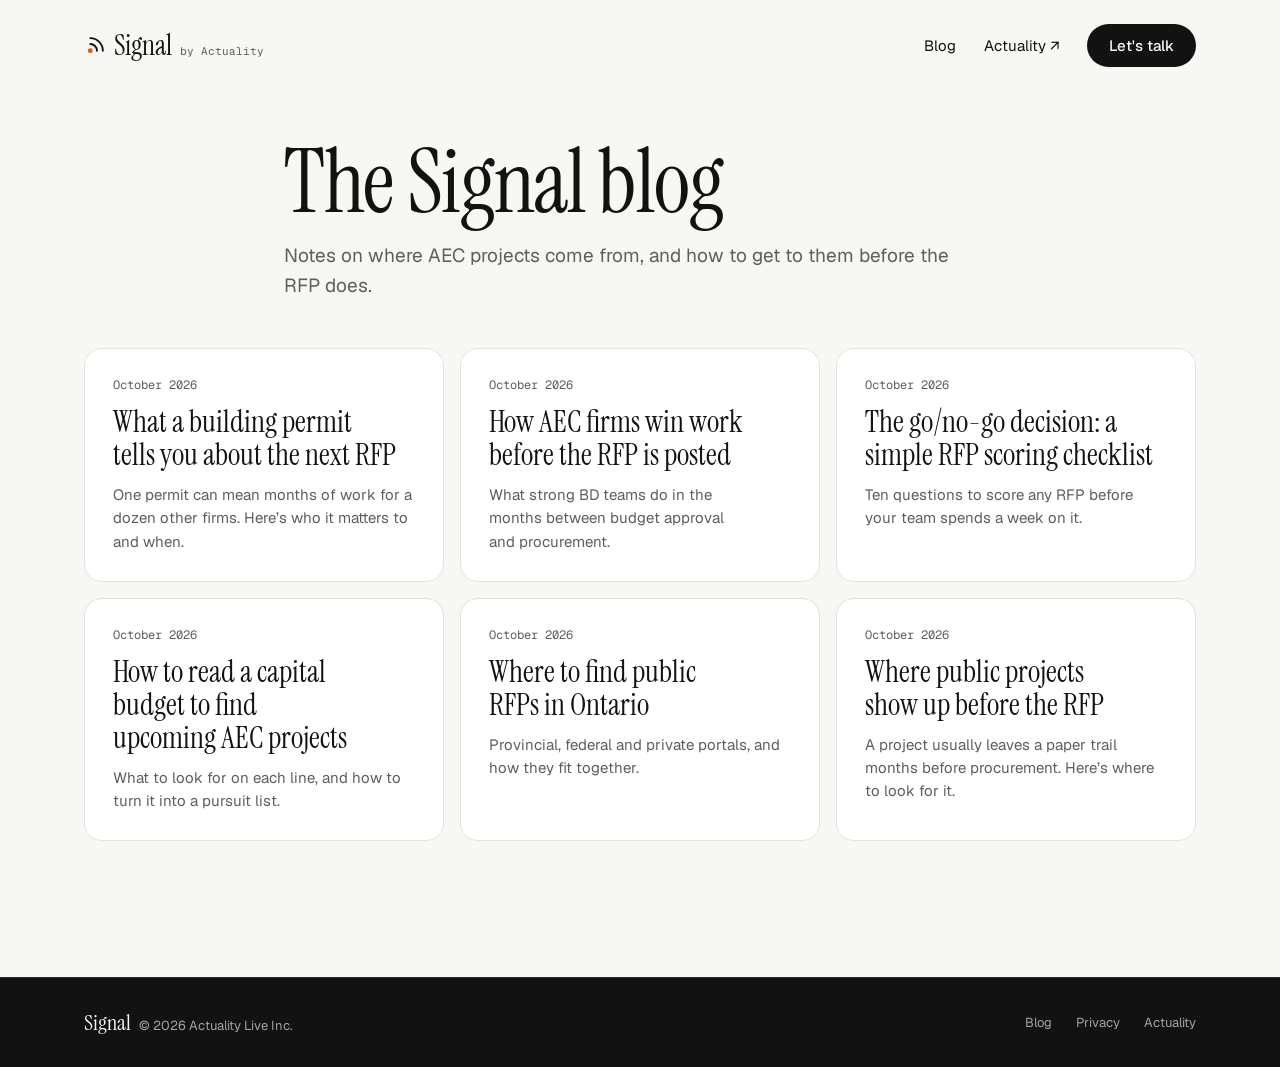
<file: blog/index.html>
<!doctype html>
<html lang="en">
<head>
<meta charset="utf-8">
<meta name="viewport" content="width=device-width, initial-scale=1">
<title>Blog | Signal by Actuality</title>
<meta name="description" content="Notes on finding and winning public and private AEC projects before they reach procurement.">
<link rel="canonical" href="https://aecsignal.si/blog/">
<meta property="og:type" content="website">
<meta property="og:site_name" content="Signal by Actuality">
<meta property="og:title" content="Blog">
<meta property="og:description" content="Notes on finding and winning public and private AEC projects before they reach procurement.">
<meta property="og:url" content="https://aecsignal.si/blog/">
<meta property="og:image" content="https://aecsignal.si/assets/og-image.png">
<meta property="og:image:width" content="1200">
<meta property="og:image:height" content="630">
<meta name="twitter:card" content="summary_large_image">
<link rel="icon" href="../assets/favicon.svg" type="image/svg+xml">
<link rel="apple-touch-icon" href="../assets/apple-touch-icon.png">
<link rel="preload" href="../assets/fonts/InstrumentSerif-Regular.woff2" as="font" type="font/woff2" crossorigin>
<link rel="preload" href="../assets/fonts/Geist.woff2" as="font" type="font/woff2" crossorigin>
<link rel="stylesheet" href="../assets/site.css">
<script type="application/ld+json">{"@context": "https://schema.org", "@graph": [{"@type": "Blog", "url": "https://aecsignal.si/blog/", "name": "The Signal blog", "publisher": {"@type": "Organization", "@id": "https://aecsignal.si/#org", "name": "Signal by Actuality", "url": "https://aecsignal.si/", "logo": "https://aecsignal.si/assets/apple-touch-icon.png", "parentOrganization": {"@type": "Organization", "name": "Actuality Live Inc."}}}]}</script>
</head>
<body>
<nav class="wrap nav" aria-label="Main">
  <a href="../" class="brand" aria-label="Signal by Actuality, home">
    <svg width="22" height="22" viewBox="0 0 28 28" fill="none" aria-hidden="true"><circle cx="8" cy="20" r="3" fill="#D9541E"/><path d="M8 11.5a8.5 8.5 0 0 1 8.5 8.5" stroke="#121212" stroke-width="2.4" stroke-linecap="round"/><path d="M8 4a16 16 0 0 1 16 16" stroke="#121212" stroke-width="2.4" stroke-linecap="round"/></svg>
    <span class="brand-name">Signal</span><span class="brand-by">by Actuality</span>
  </a>
  <div class="nav-links"><a href="../blog/" class="nav-blog">Blog</a><a href="https://www.actuality.live/">Actuality ↗</a><a href="../start/" class="btn">Let's talk</a></div>
</nav>
<style>
.blog-head{padding-top:48px;padding-bottom:48px;max-width:760px}
.blog-head h1{margin:0 0 16px;font-family:var(--serif);font-weight:400;font-size:clamp(48px,7vw,88px);line-height:.98;letter-spacing:-.015em}
.blog-head p{margin:0;font-size:19px;line-height:1.55;color:var(--muted)}
.posts{padding-bottom:136px;display:grid;grid-template-columns:repeat(auto-fill,minmax(300px,1fr));gap:16px}
.post{background:var(--white);border:1px solid var(--line);border-radius:18px;padding:28px;display:flex;flex-direction:column;gap:12px;transition:transform .3s cubic-bezier(.2,.7,.2,1),box-shadow .3s,border-color .3s}
.post:hover{transform:translateY(-4px);box-shadow:0 2px 4px rgba(18,18,18,.04),0 24px 48px rgba(18,18,18,.10);border-color:var(--line-strong);opacity:1}
.post h2{margin:0;font-family:var(--serif);font-weight:400;font-size:30px;line-height:1.1}
.post p{margin:0;font-size:15px;line-height:1.55;color:var(--muted)}
</style>
<main>
<header class="wrap blog-head">
  <h1>The Signal blog</h1>
  <p>Notes on where AEC projects come from, and how to get to them before the RFP does.</p>
</header>
<section class="wrap posts" aria-label="Posts">
  <!-- NEW POSTS GO HERE: copy one <a class="post"> block, newest first -->
  <a class="post" href="../blog/what-a-building-permit-tells-you/">
    <span class="meta">October 2026</span>
    <h2>What a building permit tells you about the next RFP</h2>
    <p>One permit can mean months of work for a dozen other firms. Here’s who it matters to and when.</p>
  </a>
  <a class="post" href="../blog/how-aec-firms-win-before-the-rfp/">
    <span class="meta">October 2026</span>
    <h2>How AEC firms win work before the RFP is posted</h2>
    <p>What strong BD teams do in the months between budget approval and procurement.</p>
  </a>
  <a class="post" href="../blog/rfp-go-no-go-checklist/">
    <span class="meta">October 2026</span>
    <h2>The go/no-go decision: a simple RFP scoring checklist</h2>
    <p>Ten questions to score any RFP before your team spends a week on it.</p>
  </a>
  <a class="post" href="../blog/how-to-read-a-capital-budget/">
    <span class="meta">October 2026</span>
    <h2>How to read a capital budget to find upcoming AEC projects</h2>
    <p>What to look for on each line, and how to turn it into a pursuit list.</p>
  </a>
  <a class="post" href="../blog/where-to-find-public-rfps-ontario/">
    <span class="meta">October 2026</span>
    <h2>Where to find public RFPs in Ontario</h2>
    <p>Provincial, federal and private portals, and how they fit together.</p>
  </a>
  <a class="post" href="../blog/finding-projects-before-the-rfp/">
    <span class="meta">October 2026</span>
    <h2>Where public projects show up before the RFP</h2>
    <p>A project usually leaves a paper trail months before procurement. Here’s where to look for it.</p>
  </a>
</section>
</main>
<footer class="footer">
  <div class="wrap">
    <span class="footer-brand"><span>Signal</span><span>© 2026 Actuality Live Inc.</span></span>
    <div class="footer-links"><a href="../blog/">Blog</a><a href="../privacy/">Privacy</a><a href="https://www.actuality.live/">Actuality</a></div>
  </div>
</footer>
<script src="../assets/site.js"></script>
</body>
</html>
</file>
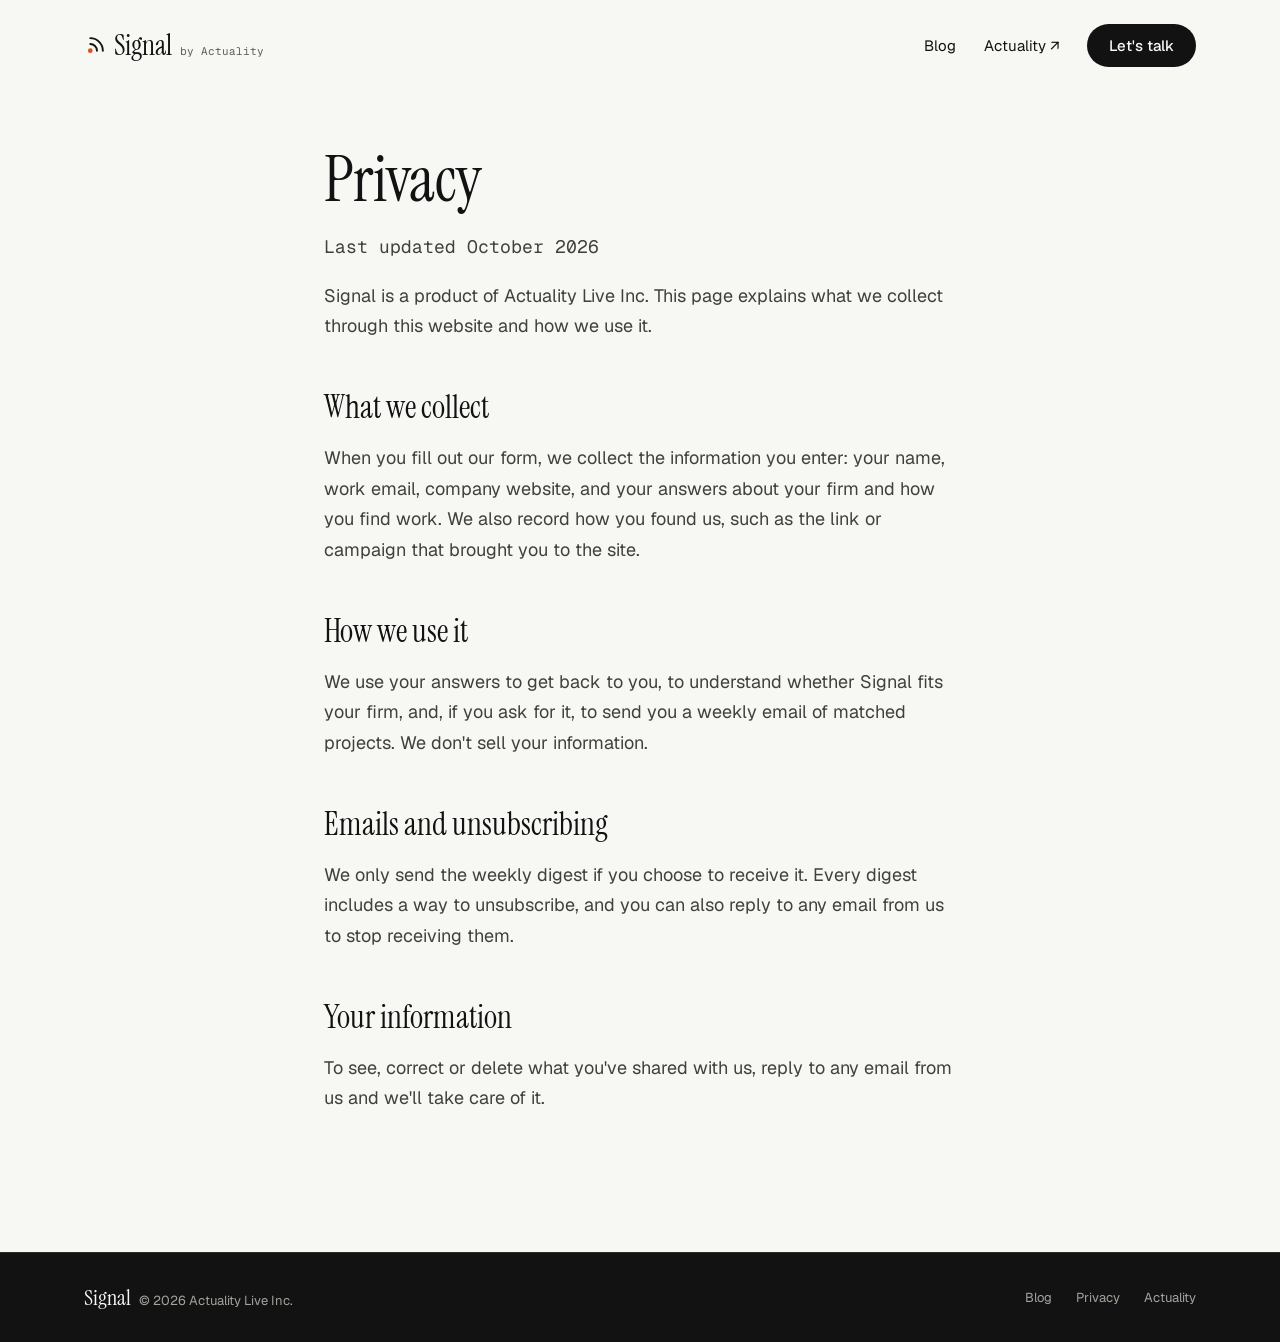
<file: privacy/index.html>
<!doctype html>
<html lang="en">
<head>
<meta charset="utf-8">
<meta name="viewport" content="width=device-width, initial-scale=1">
<title>Privacy | Signal by Actuality</title>
<meta name="description" content="How Signal by Actuality handles the information you share with us.">
<link rel="canonical" href="https://aecsignal.si/privacy/">
<meta property="og:type" content="website">
<meta property="og:site_name" content="Signal by Actuality">
<meta property="og:title" content="Privacy">
<meta property="og:description" content="How Signal by Actuality handles the information you share with us.">
<meta property="og:url" content="https://aecsignal.si/privacy/">
<meta property="og:image" content="https://aecsignal.si/assets/og-image.png">
<meta property="og:image:width" content="1200">
<meta property="og:image:height" content="630">
<meta name="twitter:card" content="summary_large_image">
<link rel="icon" href="../assets/favicon.svg" type="image/svg+xml">
<link rel="apple-touch-icon" href="../assets/apple-touch-icon.png">
<link rel="preload" href="../assets/fonts/InstrumentSerif-Regular.woff2" as="font" type="font/woff2" crossorigin>
<link rel="preload" href="../assets/fonts/Geist.woff2" as="font" type="font/woff2" crossorigin>
<link rel="stylesheet" href="../assets/site.css">
</head>
<body>
<nav class="wrap nav" aria-label="Main">
  <a href="../" class="brand" aria-label="Signal by Actuality, home">
    <svg width="22" height="22" viewBox="0 0 28 28" fill="none" aria-hidden="true"><circle cx="8" cy="20" r="3" fill="#D9541E"/><path d="M8 11.5a8.5 8.5 0 0 1 8.5 8.5" stroke="#121212" stroke-width="2.4" stroke-linecap="round"/><path d="M8 4a16 16 0 0 1 16 16" stroke="#121212" stroke-width="2.4" stroke-linecap="round"/></svg>
    <span class="brand-name">Signal</span><span class="brand-by">by Actuality</span>
  </a>
  <div class="nav-links"><a href="../blog/" class="nav-blog">Blog</a><a href="https://www.actuality.live/">Actuality ↗</a><a href="../start/" class="btn">Let's talk</a></div>
</nav>
<main class="prose">
<h1>Privacy</h1>
<p class="meta">Last updated October 2026</p>
<p>Signal is a product of Actuality Live Inc. This page explains what we collect through this website and how we use it.</p>
<h2>What we collect</h2>
<p>When you fill out our form, we collect the information you enter: your name, work email, company website, and your answers about your firm and how you find work. We also record how you found us, such as the link or campaign that brought you to the site.</p>
<h2>How we use it</h2>
<p>We use your answers to get back to you, to understand whether Signal fits your firm, and, if you ask for it, to send you a weekly email of matched projects. We don't sell your information.</p>
<h2>Emails and unsubscribing</h2>
<p>We only send the weekly digest if you choose to receive it. Every digest includes a way to unsubscribe, and you can also reply to any email from us to stop receiving them.</p>
<h2>Your information</h2>
<p>To see, correct or delete what you've shared with us, reply to any email from us and we'll take care of it.</p>
</main>
<footer class="footer">
  <div class="wrap">
    <span class="footer-brand"><span>Signal</span><span>© 2026 Actuality Live Inc.</span></span>
    <div class="footer-links"><a href="../blog/">Blog</a><a href="../privacy/">Privacy</a><a href="https://www.actuality.live/">Actuality</a></div>
  </div>
</footer>
<script src="../assets/site.js"></script>
</body>
</html>
</file>
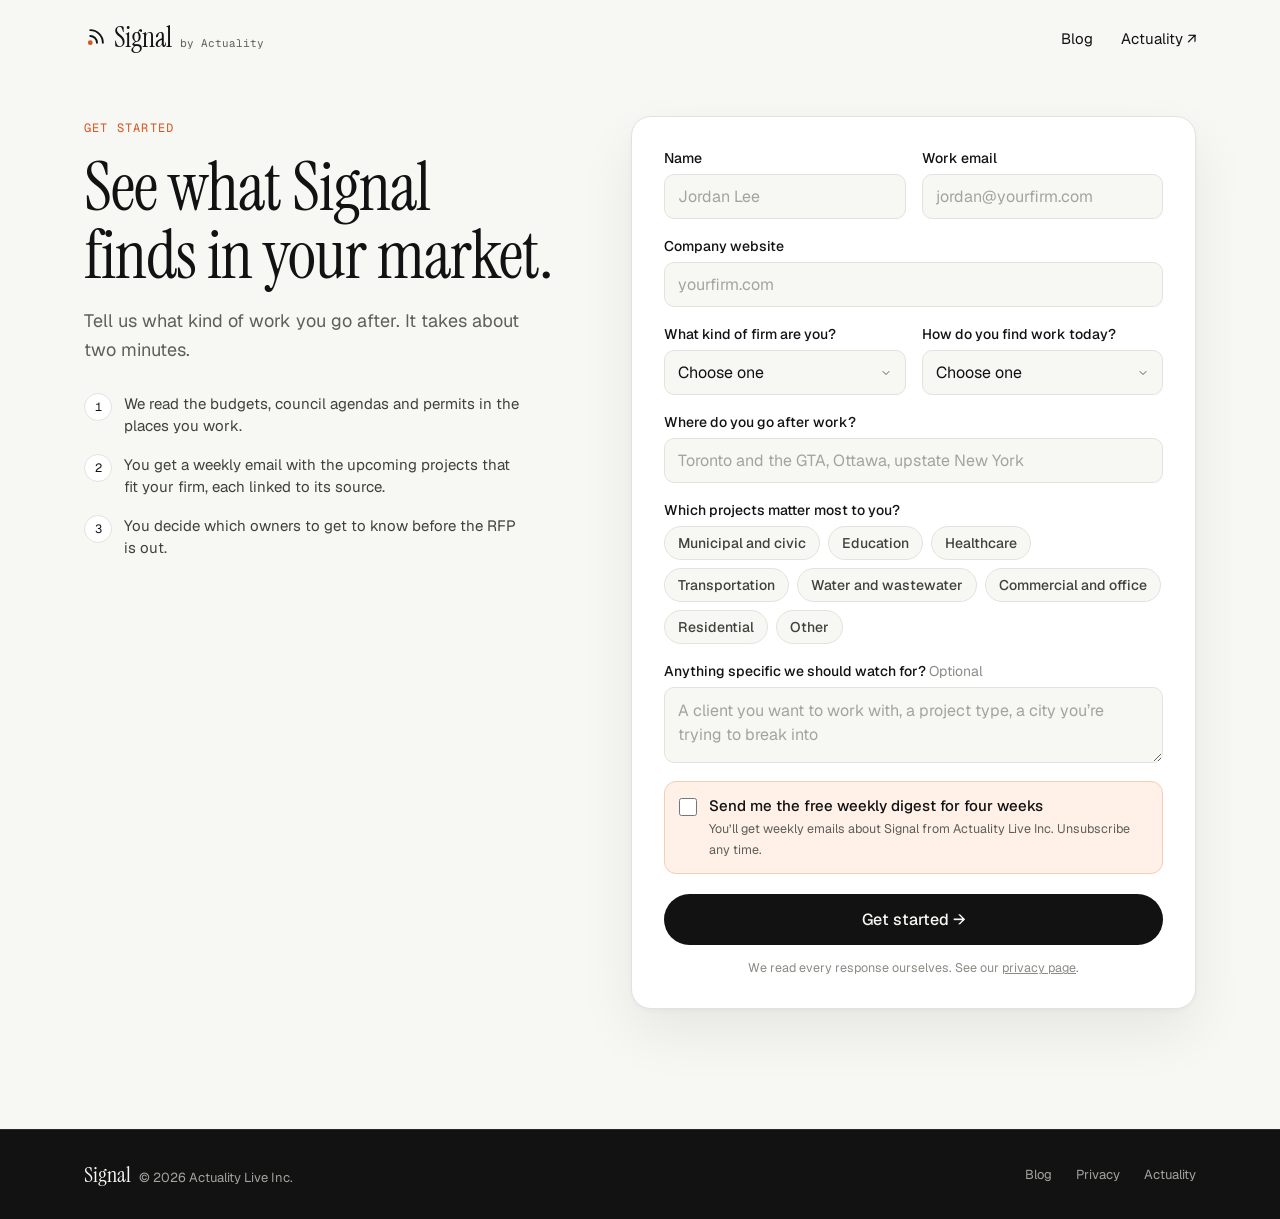
<file: start/index.html>
<!doctype html>
<html lang="en">
<head>
<meta charset="utf-8">
<meta name="viewport" content="width=device-width, initial-scale=1">
<title>Get started | Signal by Actuality</title>
<meta name="description" content="Tell us about your firm in two minutes and we’ll show you the upcoming projects that fit it.">
<link rel="canonical" href="https://aecsignal.si/start/">
<meta property="og:type" content="website">
<meta property="og:site_name" content="Signal by Actuality">
<meta property="og:title" content="Get started">
<meta property="og:description" content="Tell us about your firm in two minutes and we’ll show you the upcoming projects that fit it.">
<meta property="og:url" content="https://aecsignal.si/start/">
<meta property="og:image" content="https://aecsignal.si/assets/og-image.png">
<meta property="og:image:width" content="1200">
<meta property="og:image:height" content="630">
<meta name="twitter:card" content="summary_large_image">
<link rel="icon" href="../assets/favicon.svg" type="image/svg+xml">
<link rel="apple-touch-icon" href="../assets/apple-touch-icon.png">
<link rel="preload" href="../assets/fonts/InstrumentSerif-Regular.woff2" as="font" type="font/woff2" crossorigin>
<link rel="preload" href="../assets/fonts/Geist.woff2" as="font" type="font/woff2" crossorigin>
<link rel="stylesheet" href="../assets/site.css">
<style>
h1,h2{text-wrap:balance}
.start{display:grid;grid-template-columns:1fr 1.15fr;gap:56px;align-items:start;padding-top:40px;padding-bottom:120px}
@media (max-width:900px){.start{grid-template-columns:1fr;gap:32px;padding-top:16px}}
.intro h1{margin:16px 0 18px;font-family:var(--serif);font-weight:400;font-size:clamp(44px,5.6vw,68px);line-height:1;letter-spacing:-.015em}
.intro p{margin:0 0 28px;font-size:18px;line-height:1.6;color:var(--muted);max-width:460px}
.next{list-style:none;margin:0;padding:0;display:flex;flex-direction:column;gap:16px;max-width:440px}
.next li{display:grid;grid-template-columns:28px 1fr;gap:12px;font-size:15px;line-height:1.5;color:var(--soft)}
.next b{display:inline-grid;place-items:center;width:28px;height:28px;border-radius:50%;background:var(--white);border:1px solid var(--line);font-family:var(--mono);font-size:12px;font-weight:400;color:var(--ink)}
.card{background:var(--white);border:1px solid var(--line);border-radius:20px;padding:32px;box-shadow:0 2px 4px rgba(18,18,18,.03),0 24px 56px rgba(18,18,18,.07)}
@media (max-width:560px){.card{padding:22px}}
.row{display:grid;grid-template-columns:1fr 1fr;gap:16px;align-items:end}
@media (max-width:560px){.row{grid-template-columns:1fr}}
.f{display:flex;flex-direction:column;gap:7px;margin-bottom:18px;min-width:0}
.f label,.f .lbl{font-size:14px;font-weight:500;color:var(--ink)}
.f .opt{font-weight:400;color:var(--faint)}
.in{width:100%;font:inherit;font-size:16px;color:var(--ink);background:var(--paper);border:1px solid var(--line);border-radius:10px;padding:11px 13px;transition:border-color .2s,background .2s}
.in::placeholder{color:#A2A49E}
.in:focus{outline:none;border-color:var(--ink);background:var(--white)}
select.in{appearance:none;-webkit-appearance:none;background-image:url("data:image/svg+xml,%3Csvg xmlns='http://www.w3.org/2000/svg' width='12' height='12' viewBox='0 0 24 24' fill='none' stroke='%235C5F5A' stroke-width='2' stroke-linecap='round'%3E%3Cpath d='M6 9l6 6 6-6'/%3E%3C/svg%3E");background-repeat:no-repeat;background-position:right 13px center;padding-right:36px}
textarea.in{resize:vertical;min-height:76px;line-height:1.5}
.chips{display:flex;flex-wrap:wrap;gap:8px}
.chip-opt{position:relative}
.chip-opt input{position:absolute;opacity:0;pointer-events:none}
.chip-opt span{display:inline-block;font-size:14px;padding:7px 13px;border-radius:999px;border:1px solid var(--line);background:var(--paper);color:var(--soft);cursor:pointer;transition:all .15s}
.chip-opt span:hover{border-color:var(--line-strong)}
.chip-opt input:checked+span{background:var(--ink);border-color:var(--ink);color:var(--paper)}
.chip-opt input:focus-visible+span{outline:2px solid var(--accent);outline-offset:2px}
.consent{display:grid;grid-template-columns:20px 1fr;gap:10px;align-items:start;padding:14px;border-radius:12px;background:var(--accent-wash);border:1px solid #F5CDB6;margin:6px 0 20px;cursor:pointer}
.consent input{width:18px;height:18px;margin:2px 0 0;accent-color:var(--accent)}
.consent b{display:block;font-size:15px;font-weight:500;color:var(--ink);margin-bottom:2px}
.consent small{font-size:12.5px;line-height:1.45;color:var(--muted)}
.submit{width:100%;font-size:16px;padding:15px}
.err{display:none;margin:-8px 0 14px;font-size:13px;color:#B23A0E}
.err.show{display:block}
.f.bad .in,.f.bad .chip-opt span{border-color:#D9541E}
.fineprint{margin:14px 0 0;font-size:12.5px;color:var(--faint);text-align:center}
.hp{position:absolute;left:-9999px}
.done{display:none;text-align:left}
.done.show{display:block;animation:sgRise .6s cubic-bezier(.2,.7,.2,1) both}
.done h2{margin:0 0 12px;font-family:var(--serif);font-weight:400;font-size:40px;line-height:1.05}
.done p{margin:0 0 22px;font-size:16px;line-height:1.6;color:var(--muted)}
.nav-ext{font-size:15px}
@media (max-width:420px){.nav-links .nav-blog{display:none}}
</style>
</head>
<body>
<nav class="wrap nav" aria-label="Main">
  <a href="../" class="brand" aria-label="Signal by Actuality, home">
    <svg width="22" height="22" viewBox="0 0 28 28" fill="none" aria-hidden="true"><circle cx="8" cy="20" r="3" fill="#D9541E"/><path d="M8 11.5a8.5 8.5 0 0 1 8.5 8.5" stroke="#121212" stroke-width="2.4" stroke-linecap="round"/><path d="M8 4a16 16 0 0 1 16 16" stroke="#121212" stroke-width="2.4" stroke-linecap="round"/></svg>
    <span class="brand-name">Signal</span><span class="brand-by">by Actuality</span>
  </a>
  <div class="nav-links"><a href="../blog/" class="nav-blog">Blog</a><a href="https://www.actuality.live/" class="nav-ext">Actuality ↗</a></div>
</nav>

<main class="wrap start">
  <section class="intro">
    <span class="eyebrow">Get started</span>
    <h1>See what Signal finds in your market.</h1>
    <p>Tell us what kind of work you go after. It takes about two minutes.</p>
    <ol class="next">
      <li><b>1</b><span>We read the budgets, council agendas and permits in the places you work.</span></li>
      <li><b>2</b><span>You get a weekly email with the upcoming projects that fit your firm, each linked to its source.</span></li>
      <li><b>3</b><span>You decide which owners to get to know before the RFP is out.</span></li>
    </ol>
  </section>

  <section class="card" aria-label="Signup form">
    <form name="signal-signup" method="POST" action="thanks/" data-netlify="true" netlify-honeypot="bot-field" id="f" novalidate>
      <input type="hidden" name="form-name" value="signal-signup">
      <input type="hidden" name="subject" value="New Signal signup">
      <input type="hidden" name="project_types">
      <input type="hidden" name="utm_source"><input type="hidden" name="utm_medium"><input type="hidden" name="utm_campaign">
      <input type="hidden" name="referrer"><input type="hidden" name="landing_page">
      <p class="hp"><label>Leave this empty <input name="bot-field" tabindex="-1" autocomplete="off"></label></p>

      <div class="row">
        <div class="f"><label for="name">Name</label><input class="in" id="name" name="name" autocomplete="name" required placeholder="Jordan Lee"></div>
        <div class="f"><label for="email">Work email</label><input class="in" id="email" name="email" type="email" autocomplete="email" required placeholder="jordan@yourfirm.com"></div>
      </div>
      <div class="f"><label for="website">Company website</label><input class="in" id="website" name="website" autocomplete="url" required placeholder="yourfirm.com"></div>
      <div class="row">
        <div class="f"><label for="firm_type">What kind of firm are you?</label>
          <select class="in" id="firm_type" name="firm_type" required>
            <option value="" selected disabled>Choose one</option>
            <option>Architecture</option>
            <option>Engineering</option>
            <option>Architecture and engineering</option>
            <option>General contractor or construction manager</option>
            <option>Subcontractor or trade</option>
            <option>Commercial furniture dealer</option>
            <option>Other</option>
          </select></div>
        <div class="f"><label for="how_find">How do you find work today?</label>
          <select class="in" id="how_find" name="how_find" required>
            <option value="" selected disabled>Choose one</option>
            <option>Mostly relationships and referrals</option>
            <option>Checking bid portals ourselves</option>
            <option>A paid lead service</option>
            <option>A mix of these</option>
          </select></div>
      </div>
      <div class="f"><label for="regions">Where do you go after work?</label><input class="in" id="regions" name="regions" required placeholder="Toronto and the GTA, Ottawa, upstate New York"></div>
      <div class="f" id="pt"><span class="lbl" id="pt-l">Which projects matter most to you?</span>
        <div class="chips" role="group" aria-labelledby="pt-l">
          <label class="chip-opt"><input type="checkbox" value="Municipal and civic"><span>Municipal and civic</span></label>
          <label class="chip-opt"><input type="checkbox" value="Education"><span>Education</span></label>
          <label class="chip-opt"><input type="checkbox" value="Healthcare"><span>Healthcare</span></label>
          <label class="chip-opt"><input type="checkbox" value="Transportation"><span>Transportation</span></label>
          <label class="chip-opt"><input type="checkbox" value="Water and wastewater"><span>Water and wastewater</span></label>
          <label class="chip-opt"><input type="checkbox" value="Commercial and office"><span>Commercial and office</span></label>
          <label class="chip-opt"><input type="checkbox" value="Residential"><span>Residential</span></label>
          <label class="chip-opt"><input type="checkbox" value="Other"><span>Other</span></label>
        </div></div>
      <div class="f"><label for="message">Anything specific we should watch for? <span class="opt">Optional</span></label><textarea class="in" id="message" name="message" rows="2" placeholder="A client you want to work with, a project type, a city you’re trying to break into"></textarea></div>

      <label class="consent"><input type="checkbox" name="digest" value="Yes">
        <span><b>Send me the free weekly digest for four weeks</b><small>You’ll get weekly emails about Signal from Actuality Live Inc. Unsubscribe any time.</small></span></label>

      <p class="err" id="err" role="alert"></p>
      <button type="submit" class="btn btn-lg submit" id="send">Get started<span class="arr" aria-hidden="true"> →</span></button>
      <p class="fineprint">We read every response ourselves. See our <a href="../privacy/" style="text-decoration:underline">privacy page</a>.</p>
    </form>

    <div class="done" id="done" tabindex="-1">
      <h2 id="done-h">Thanks. We’ve got it.</h2>
      <p id="done-p">We read every response ourselves and we’ll be in touch by email.</p>
      <a href="../" class="btn">Back to Signal</a>
    </div>
  </section>
</main>

<footer class="footer">
  <div class="wrap">
    <span class="footer-brand"><span>Signal</span><span>© 2026 Actuality Live Inc.</span></span>
    <div class="footer-links"><a href="../blog/">Blog</a><a href="../privacy/">Privacy</a><a href="https://www.actuality.live/">Actuality</a></div>
  </div>
</footer>

<script src="../assets/site.js"></script>
<script>
(function(){
  var form=document.getElementById('f'),err=document.getElementById('err'),btn=document.getElementById('send');
  var src=window.signalSource?window.signalSource():{};
  ['utm_source','utm_medium','utm_campaign','referrer','landing_page'].forEach(function(k){form.elements[k].value=src[k]||'';});
  var boxes=[].slice.call(document.querySelectorAll('#pt input[type=checkbox]'));
  function syncPT(){form.elements.project_types.value=boxes.filter(function(b){return b.checked;}).map(function(b){return b.value;}).join('; ');}
  boxes.forEach(function(b){b.addEventListener('change',function(){syncPT();document.getElementById('pt').classList.remove('bad');});});
  [].forEach.call(form.querySelectorAll('.in'),function(el){el.addEventListener('input',function(){el.closest('.f').classList.remove('bad');});el.addEventListener('change',function(){el.closest('.f').classList.remove('bad');});});
  function validate(){
    var first=null;
    ['name','email','website','firm_type','how_find','regions'].forEach(function(n){
      var el=form.elements[n],ok=el.value.trim()!==''&&el.checkValidity();
      el.closest('.f').classList.toggle('bad',!ok); if(!ok&&!first)first=el;
    });
    var ptOk=boxes.some(function(b){return b.checked;});
    document.getElementById('pt').classList.toggle('bad',!ptOk);
    if(first){err.textContent=(first.name==='email'&&first.value.trim())?'Enter a valid work email, like name@yourfirm.com.':'Fill in the highlighted fields to continue.';err.classList.add('show');first.focus();return false;}
    if(!ptOk){err.textContent='Pick at least one type of project.';err.classList.add('show');return false;}
    err.classList.remove('show');return true;
  }
  var sending=false;
  form.addEventListener('submit',function(e){
    e.preventDefault(); if(sending||!validate())return;
    sending=true; btn.disabled=true; btn.firstChild.textContent='Sending…';
    syncPT();
    var site=form.elements.website.value.trim();
    form.elements.subject.value='New Signal signup: '+form.elements.name.value.trim()+(site?' ('+site+')':'');
    fetch('/',{method:'POST',headers:{'Content-Type':'application/x-www-form-urlencoded'},body:new URLSearchParams(new FormData(form)).toString()})
      .then(function(r){if(!r.ok)throw new Error(r.status);
        var first=form.elements.name.value.trim().split(/\s+/)[0];
        document.getElementById('done-h').textContent='Thanks, '+first+'. We\u2019ve got it.';
        if(form.elements.digest.checked){document.getElementById('done-p').textContent='We read every response ourselves. Watch for your first digest at '+form.elements.email.value.trim()+'.';}
        form.style.display='none'; var d=document.getElementById('done'); d.classList.add('show'); d.focus();
      })
      .catch(function(){sending=false;btn.disabled=false;btn.firstChild.textContent='Get started';err.textContent='Your answers didn\u2019t send. Check your connection and try again.';err.classList.add('show');});
  });
})();
</script>
</body>
</html>
</file>
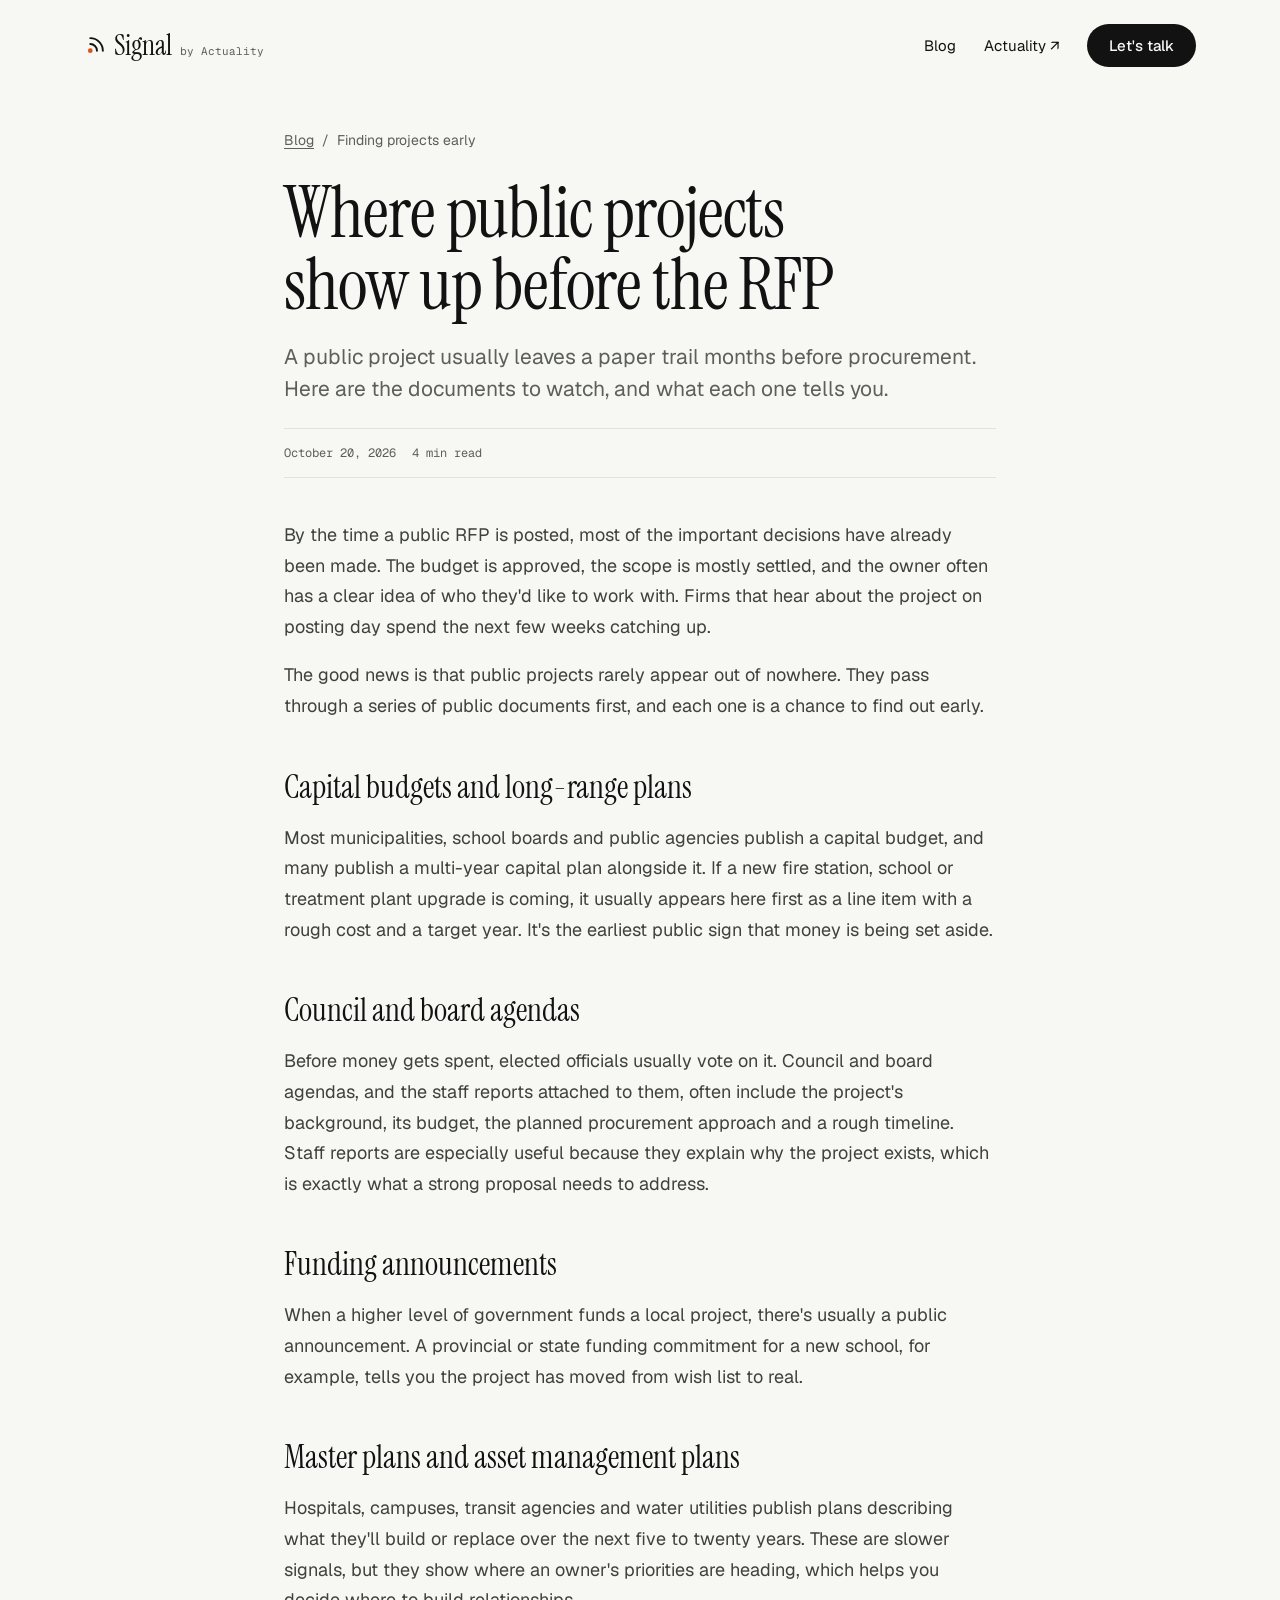
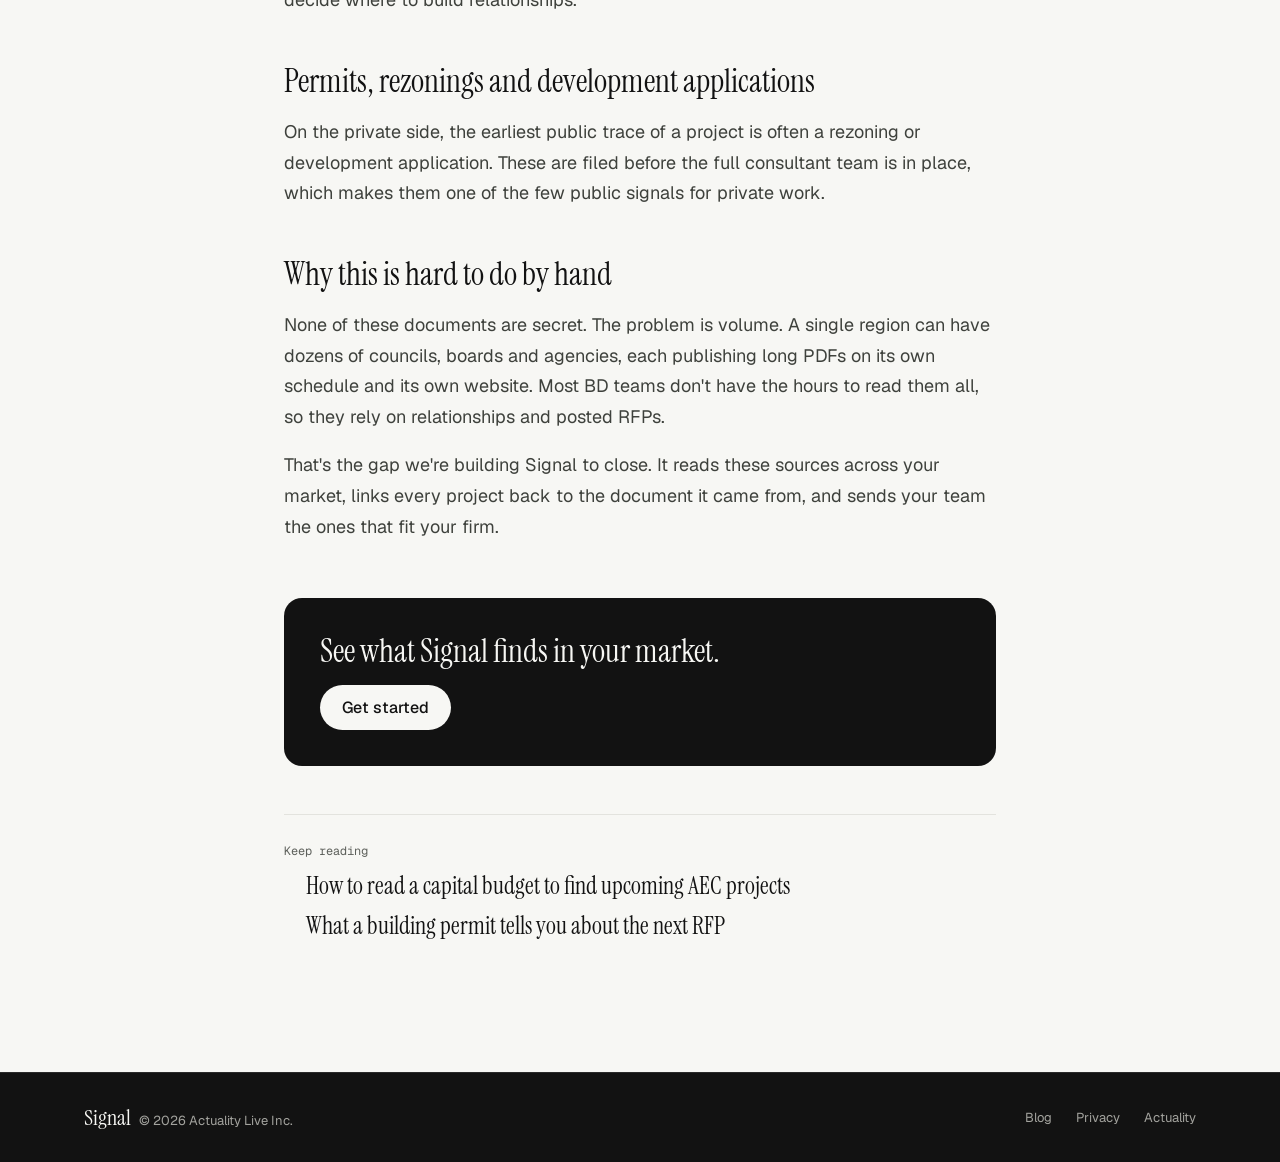
<file: blog/finding-projects-before-the-rfp/index.html>
<!doctype html>
<html lang="en">
<head>
<meta charset="utf-8">
<meta name="viewport" content="width=device-width, initial-scale=1">
<title>Where public projects show up before the RFP | Signal by Actuality</title>
<meta name="description" content="A public project usually leaves a paper trail months before procurement. Here are the documents to watch, and what each one tells you.">
<link rel="canonical" href="https://aecsignal.si/blog/finding-projects-before-the-rfp/">
<meta property="og:type" content="article">
<meta property="og:site_name" content="Signal by Actuality">
<meta property="og:title" content="Where public projects show up before the RFP">
<meta property="og:description" content="A public project usually leaves a paper trail months before procurement. Here are the documents to watch, and what each one tells you.">
<meta property="og:url" content="https://aecsignal.si/blog/finding-projects-before-the-rfp/">
<meta property="og:image" content="https://aecsignal.si/assets/og-image.png">
<meta property="og:image:width" content="1200">
<meta property="og:image:height" content="630">
<meta name="twitter:card" content="summary_large_image">
<meta property="article:published_time" content="2026-10-20">
<link rel="icon" href="../../assets/favicon.svg" type="image/svg+xml">
<link rel="apple-touch-icon" href="../../assets/apple-touch-icon.png">
<link rel="preload" href="../../assets/fonts/InstrumentSerif-Regular.woff2" as="font" type="font/woff2" crossorigin>
<link rel="preload" href="../../assets/fonts/Geist.woff2" as="font" type="font/woff2" crossorigin>
<link rel="stylesheet" href="../../assets/site.css">
<script type="application/ld+json">{"@context": "https://schema.org", "@graph": [{"@type": "BlogPosting", "headline": "Where public projects show up before the RFP", "description": "A public project usually leaves a paper trail months before procurement. Here are the documents to watch, and what each one tells you.", "datePublished": "2026-10-20", "dateModified": "2026-10-20", "mainEntityOfPage": "https://aecsignal.si/blog/finding-projects-before-the-rfp/", "image": "https://aecsignal.si/assets/og-image.png", "author": {"@type": "Organization", "name": "Signal by Actuality", "url": "https://aecsignal.si/"}, "publisher": {"@type": "Organization", "@id": "https://aecsignal.si/#org", "name": "Signal by Actuality", "url": "https://aecsignal.si/", "logo": "https://aecsignal.si/assets/apple-touch-icon.png", "parentOrganization": {"@type": "Organization", "name": "Actuality Live Inc."}}}, {"@type": "BreadcrumbList", "itemListElement": [{"@type": "ListItem", "position": 1, "name": "Blog", "item": "https://aecsignal.si/blog/"}, {"@type": "ListItem", "position": 2, "name": "Where public projects show up before the RFP", "item": "https://aecsignal.si/blog/finding-projects-before-the-rfp/"}]}]}</script>
</head>
<body>
<nav class="wrap nav" aria-label="Main">
  <a href="../../" class="brand" aria-label="Signal by Actuality, home">
    <svg width="22" height="22" viewBox="0 0 28 28" fill="none" aria-hidden="true"><circle cx="8" cy="20" r="3" fill="#D9541E"/><path d="M8 11.5a8.5 8.5 0 0 1 8.5 8.5" stroke="#121212" stroke-width="2.4" stroke-linecap="round"/><path d="M8 4a16 16 0 0 1 16 16" stroke="#121212" stroke-width="2.4" stroke-linecap="round"/></svg>
    <span class="brand-name">Signal</span><span class="brand-by">by Actuality</span>
  </a>
  <div class="nav-links"><a href="../../blog/" class="nav-blog">Blog</a><a href="https://www.actuality.live/">Actuality ↗</a><a href="../../start/" class="btn">Let's talk</a></div>
</nav>
<main>
<header class="article-head">
  <nav class="crumbs" aria-label="Breadcrumb"><a href="../../blog/">Blog</a><span aria-hidden="true">/</span><span>Finding projects early</span></nav>
  <h1>Where public projects show up before the RFP</h1>
  <p class="dek">A public project usually leaves a paper trail months before procurement. Here are the documents to watch, and what each one tells you.</p>
  <div class="byline meta"><time datetime="2026-10-20">October 20, 2026</time><span>4 min read</span></div>
</header>
<article class="prose article-body">
<p>By the time a public RFP is posted, most of the important decisions have already been made. The budget is approved, the scope is mostly settled, and the owner often has a clear idea of who they'd like to work with. Firms that hear about the project on posting day spend the next few weeks catching up.</p>
<p>The good news is that public projects rarely appear out of nowhere. They pass through a series of public documents first, and each one is a chance to find out early.</p>
<h2 id="capital-budgets">Capital budgets and long-range plans</h2>
<p>Most municipalities, school boards and public agencies publish a capital budget, and many publish a multi-year capital plan alongside it. If a new fire station, school or treatment plant upgrade is coming, it usually appears here first as a line item with a rough cost and a target year. It's the earliest public sign that money is being set aside.</p>
<h2 id="council-agendas">Council and board agendas</h2>
<p>Before money gets spent, elected officials usually vote on it. Council and board agendas, and the staff reports attached to them, often include the project's background, its budget, the planned procurement approach and a rough timeline. Staff reports are especially useful because they explain why the project exists, which is exactly what a strong proposal needs to address.</p>
<h2 id="funding-announcements">Funding announcements</h2>
<p>When a higher level of government funds a local project, there's usually a public announcement. A provincial or state funding commitment for a new school, for example, tells you the project has moved from wish list to real.</p>
<h2 id="master-plans">Master plans and asset management plans</h2>
<p>Hospitals, campuses, transit agencies and water utilities publish plans describing what they'll build or replace over the next five to twenty years. These are slower signals, but they show where an owner's priorities are heading, which helps you decide where to build relationships.</p>
<h2 id="permits-rezonings">Permits, rezonings and development applications</h2>
<p>On the private side, the earliest public trace of a project is often a rezoning or development application. These are filed before the full consultant team is in place, which makes them one of the few public signals for private work.</p>
<h2 id="why-its-hard">Why this is hard to do by hand</h2>
<p>None of these documents are secret. The problem is volume. A single region can have dozens of councils, boards and agencies, each publishing long PDFs on its own schedule and its own website. Most BD teams don't have the hours to read them all, so they rely on relationships and posted RFPs.</p>
<p>That's the gap we're building Signal to close. It reads these sources across your market, links every project back to the document it came from, and sends your team the ones that fit your firm.</p>
<div class="cta-box">
  <p>See what Signal finds in your market.</p>
  <a href="../../start/" class="btn btn-light">Get started</a>
</div>
<div class="more"><span class="meta">Keep reading</span><ul><li><a href="../how-to-read-a-capital-budget/">How to read a capital budget to find upcoming AEC projects</a></li><li><a href="../what-a-building-permit-tells-you/">What a building permit tells you about the next RFP</a></li></ul></div>
</article>
</main>
<footer class="footer">
  <div class="wrap">
    <span class="footer-brand"><span>Signal</span><span>© 2026 Actuality Live Inc.</span></span>
    <div class="footer-links"><a href="../../blog/">Blog</a><a href="../../privacy/">Privacy</a><a href="https://www.actuality.live/">Actuality</a></div>
  </div>
</footer>
<script src="../../assets/site.js"></script>
</body>
</html>
</file>
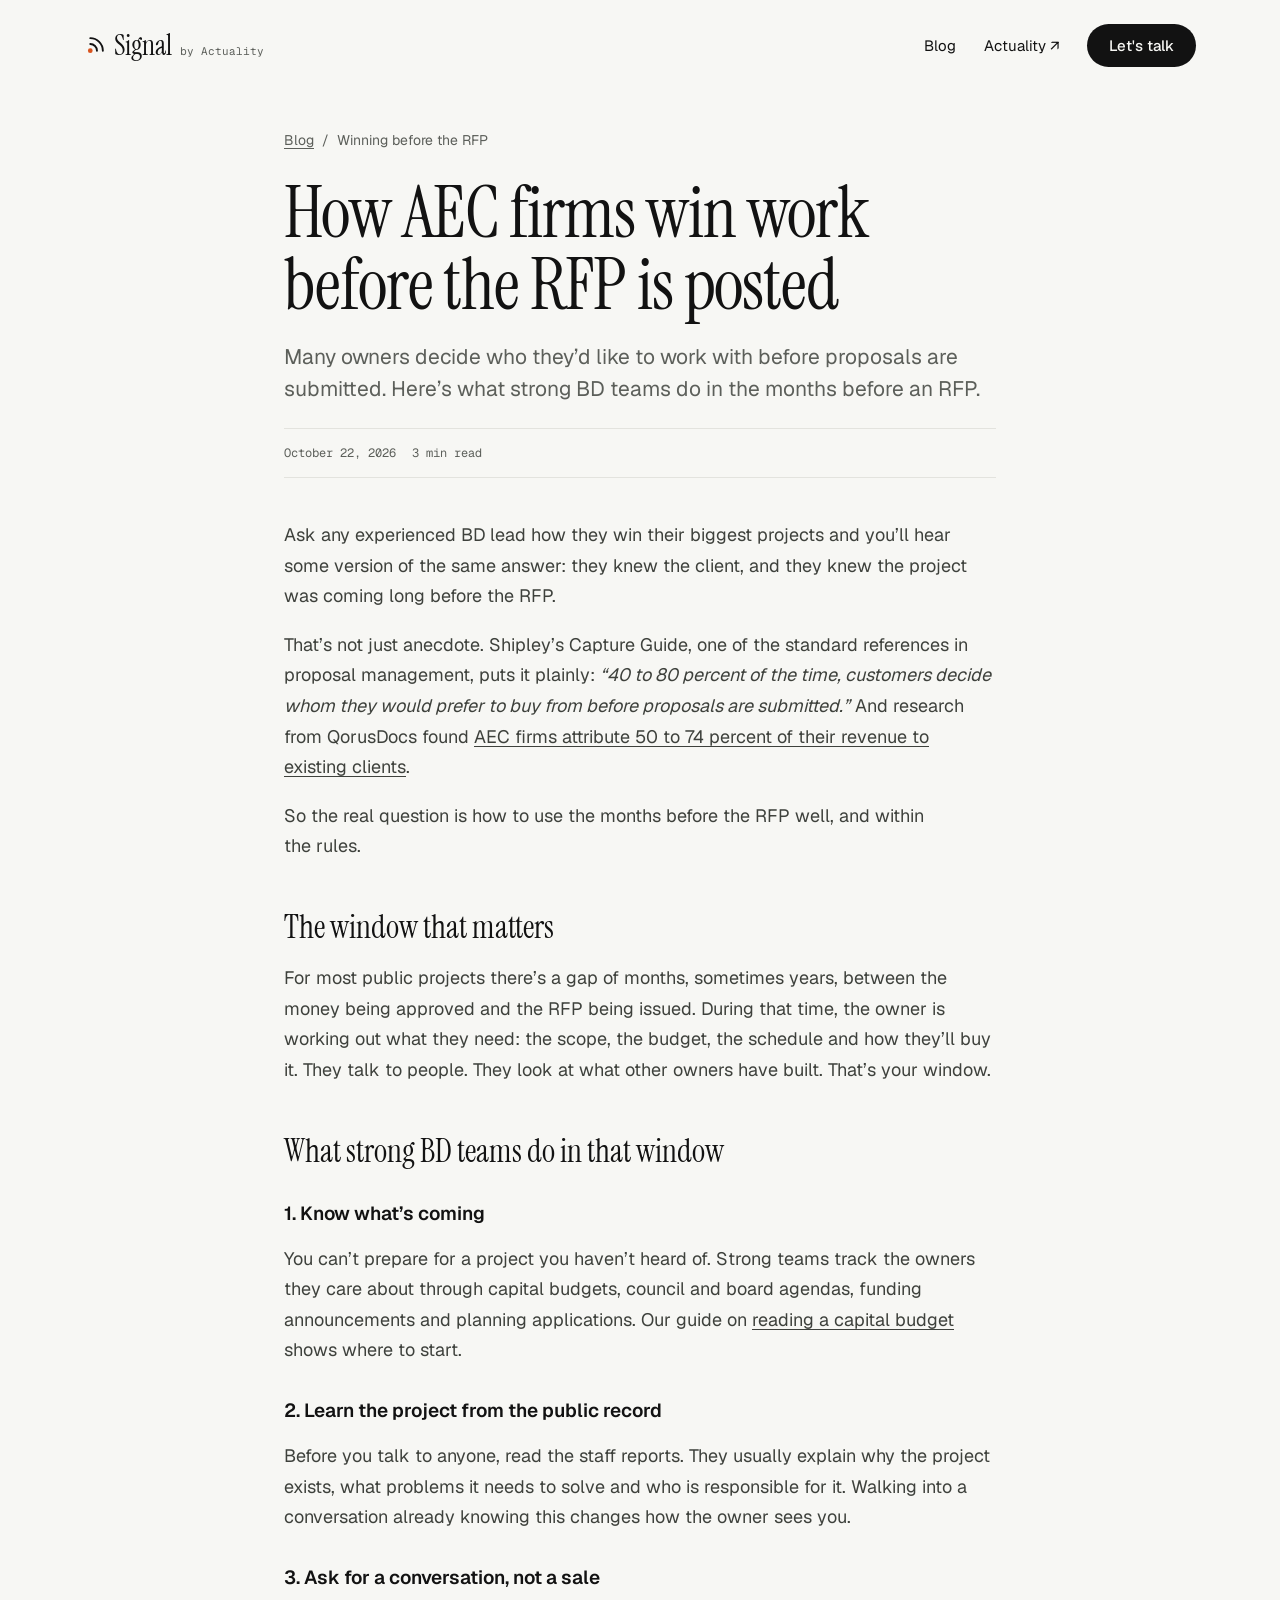
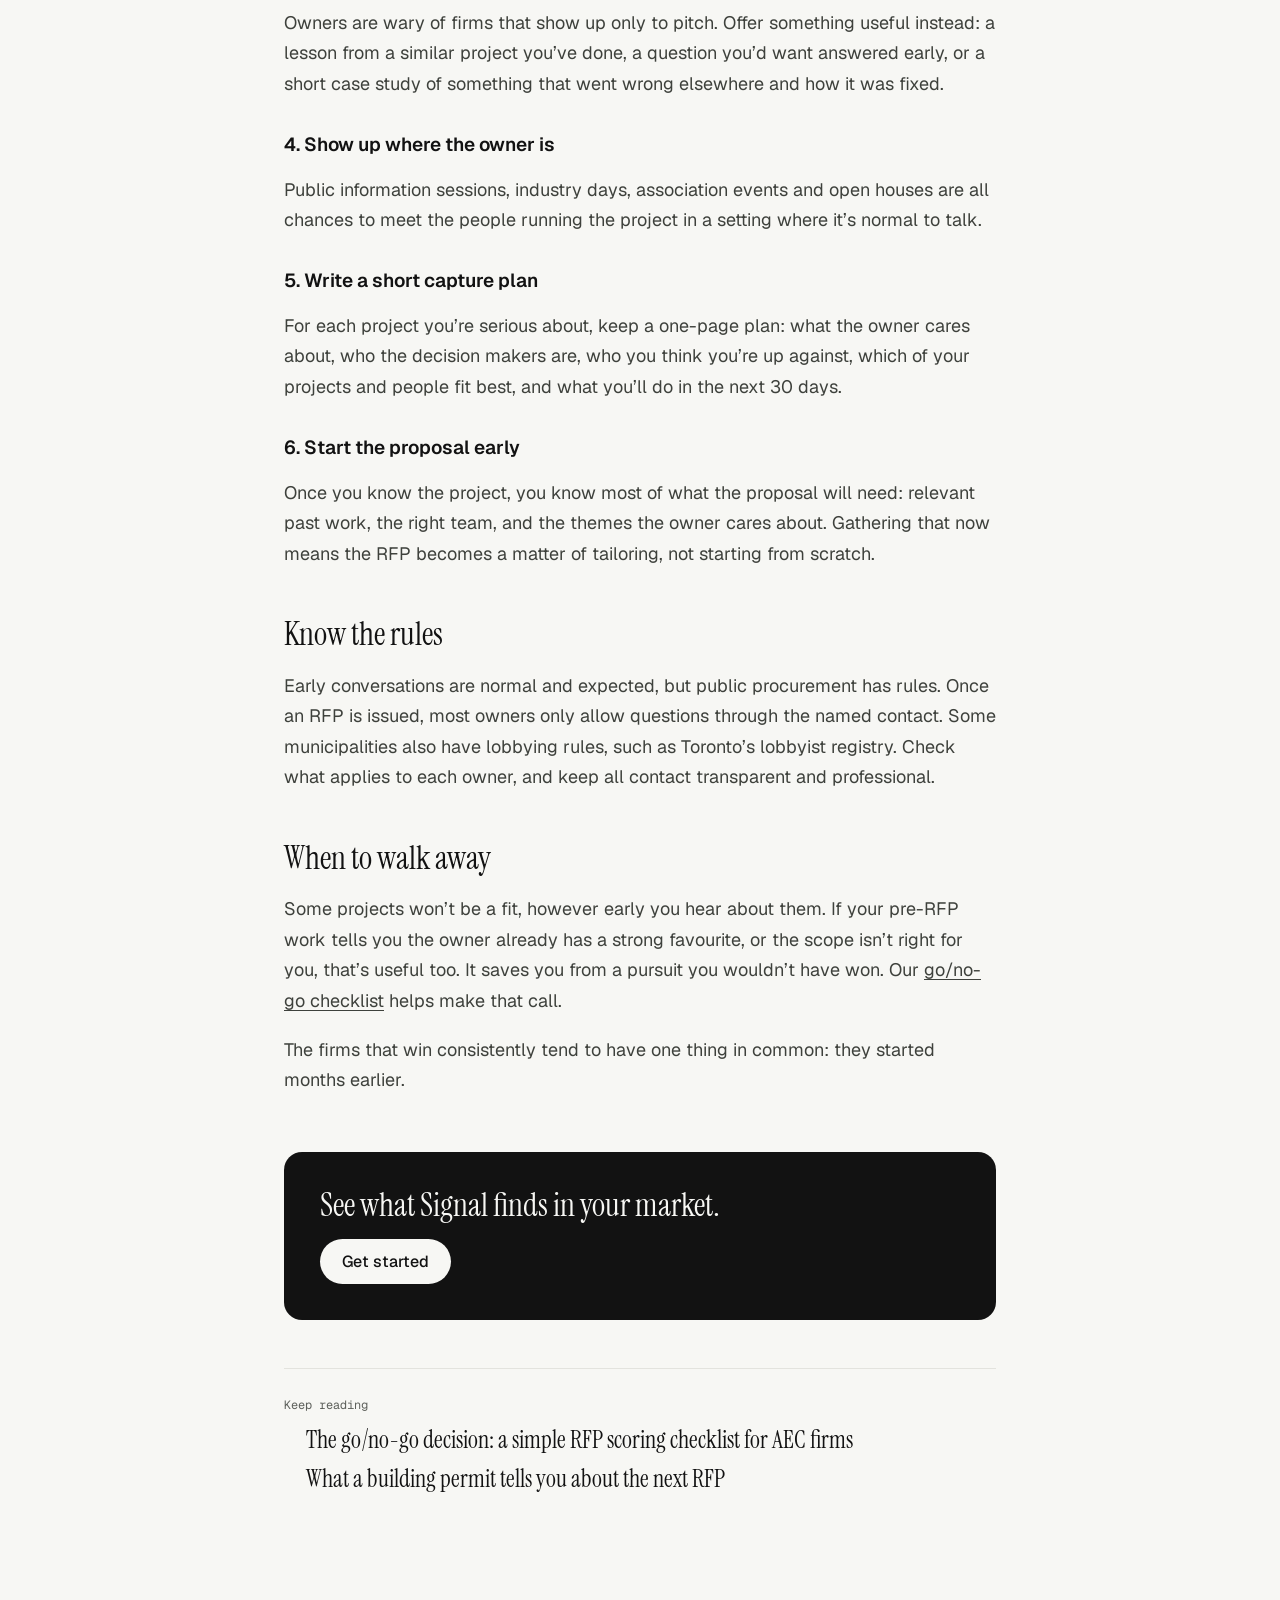
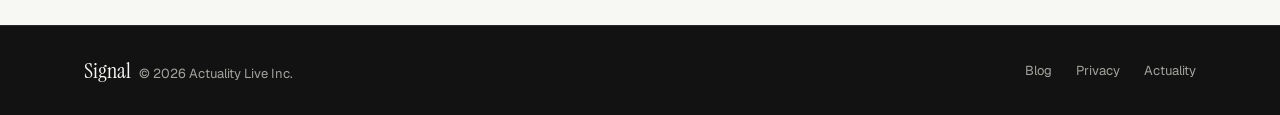
<file: blog/how-aec-firms-win-before-the-rfp/index.html>
<!doctype html>
<html lang="en">
<head>
<meta charset="utf-8">
<meta name="viewport" content="width=device-width, initial-scale=1">
<title>How AEC firms win work before the RFP is posted | Signal by Actuality</title>
<meta name="description" content="Many owners decide who they’d like to work with before proposals are submitted. Here’s what strong BD teams do in the months before an RFP.">
<link rel="canonical" href="https://aecsignal.si/blog/how-aec-firms-win-before-the-rfp/">
<meta property="og:type" content="article">
<meta property="og:site_name" content="Signal by Actuality">
<meta property="og:title" content="How AEC firms win work before the RFP is posted">
<meta property="og:description" content="Many owners decide who they’d like to work with before proposals are submitted. Here’s what strong BD teams do in the months before an RFP.">
<meta property="og:url" content="https://aecsignal.si/blog/how-aec-firms-win-before-the-rfp/">
<meta property="og:image" content="https://aecsignal.si/assets/og-image.png">
<meta property="og:image:width" content="1200">
<meta property="og:image:height" content="630">
<meta name="twitter:card" content="summary_large_image">
<meta property="article:published_time" content="2026-10-22">
<link rel="icon" href="../../assets/favicon.svg" type="image/svg+xml">
<link rel="apple-touch-icon" href="../../assets/apple-touch-icon.png">
<link rel="preload" href="../../assets/fonts/InstrumentSerif-Regular.woff2" as="font" type="font/woff2" crossorigin>
<link rel="preload" href="../../assets/fonts/Geist.woff2" as="font" type="font/woff2" crossorigin>
<link rel="stylesheet" href="../../assets/site.css">
<script type="application/ld+json">{"@context": "https://schema.org", "@graph": [{"@type": "BlogPosting", "headline": "How AEC firms win work before the RFP is posted", "description": "Many owners decide who they’d like to work with before proposals are submitted. Here’s what strong BD teams do in the months before an RFP.", "datePublished": "2026-10-22", "dateModified": "2026-10-22", "mainEntityOfPage": "https://aecsignal.si/blog/how-aec-firms-win-before-the-rfp/", "image": "https://aecsignal.si/assets/og-image.png", "author": {"@type": "Organization", "name": "Signal by Actuality", "url": "https://aecsignal.si/"}, "publisher": {"@type": "Organization", "@id": "https://aecsignal.si/#org", "name": "Signal by Actuality", "url": "https://aecsignal.si/", "logo": "https://aecsignal.si/assets/apple-touch-icon.png", "parentOrganization": {"@type": "Organization", "name": "Actuality Live Inc."}}}, {"@type": "BreadcrumbList", "itemListElement": [{"@type": "ListItem", "position": 1, "name": "Blog", "item": "https://aecsignal.si/blog/"}, {"@type": "ListItem", "position": 2, "name": "How AEC firms win work before the RFP is posted", "item": "https://aecsignal.si/blog/how-aec-firms-win-before-the-rfp/"}]}]}</script>
</head>
<body>
<nav class="wrap nav" aria-label="Main">
  <a href="../../" class="brand" aria-label="Signal by Actuality, home">
    <svg width="22" height="22" viewBox="0 0 28 28" fill="none" aria-hidden="true"><circle cx="8" cy="20" r="3" fill="#D9541E"/><path d="M8 11.5a8.5 8.5 0 0 1 8.5 8.5" stroke="#121212" stroke-width="2.4" stroke-linecap="round"/><path d="M8 4a16 16 0 0 1 16 16" stroke="#121212" stroke-width="2.4" stroke-linecap="round"/></svg>
    <span class="brand-name">Signal</span><span class="brand-by">by Actuality</span>
  </a>
  <div class="nav-links"><a href="../../blog/" class="nav-blog">Blog</a><a href="https://www.actuality.live/">Actuality ↗</a><a href="../../start/" class="btn">Let's talk</a></div>
</nav>
<main>
<header class="article-head">
  <nav class="crumbs" aria-label="Breadcrumb"><a href="../../blog/">Blog</a><span aria-hidden="true">/</span><span>Winning before the RFP</span></nav>
  <h1>How AEC firms win work before the RFP is posted</h1>
  <p class="dek">Many owners decide who they’d like to work with before proposals are submitted. Here’s what strong BD teams do in the months before an RFP.</p>
  <div class="byline meta"><time datetime="2026-10-22">October 22, 2026</time><span>3 min read</span></div>
</header>
<article class="prose article-body">
<p>Ask any experienced BD lead how they win their biggest projects and you’ll hear some version of the same answer: they knew the client, and they knew the project was coming long before the RFP.</p>
<p>That’s not just anecdote. Shipley’s Capture Guide, one of the standard references in proposal management, puts it plainly: <em>“40 to 80 percent of the time, customers decide whom they would prefer to buy from before proposals are submitted.”</em> And research from QorusDocs found <a href="https://openasset.com/resources/how-to-create-winning-proposals/">AEC firms attribute 50 to 74 percent of their revenue to existing clients</a>.</p>
<p>So the real question is how to use the months before the RFP well, and within the rules.</p>

<h2 id="the-window">The window that matters</h2>
<p>For most public projects there’s a gap of months, sometimes years, between the money being approved and the RFP being issued. During that time, the owner is working out what they need: the scope, the budget, the schedule and how they’ll buy it. They talk to people. They look at what other owners have built. That’s your window.</p>

<h2 id="what-strong-teams-do">What strong BD teams do in that window</h2>
<h3>1. Know what’s coming</h3>
<p>You can’t prepare for a project you haven’t heard of. Strong teams track the owners they care about through capital budgets, council and board agendas, funding announcements and planning applications. Our guide on <a href="../how-to-read-a-capital-budget/">reading a capital budget</a> shows where to start.</p>
<h3>2. Learn the project from the public record</h3>
<p>Before you talk to anyone, read the staff reports. They usually explain why the project exists, what problems it needs to solve and who is responsible for it. Walking into a conversation already knowing this changes how the owner sees you.</p>
<h3>3. Ask for a conversation, not a sale</h3>
<p>Owners are wary of firms that show up only to pitch. Offer something useful instead: a lesson from a similar project you’ve done, a question you’d want answered early, or a short case study of something that went wrong elsewhere and how it was fixed.</p>
<h3>4. Show up where the owner is</h3>
<p>Public information sessions, industry days, association events and open houses are all chances to meet the people running the project in a setting where it’s normal to talk.</p>
<h3>5. Write a short capture plan</h3>
<p>For each project you’re serious about, keep a one-page plan: what the owner cares about, who the decision makers are, who you think you’re up against, which of your projects and people fit best, and what you’ll do in the next 30 days.</p>
<h3>6. Start the proposal early</h3>
<p>Once you know the project, you know most of what the proposal will need: relevant past work, the right team, and the themes the owner cares about. Gathering that now means the RFP becomes a matter of tailoring, not starting from scratch.</p>

<h2 id="know-the-rules">Know the rules</h2>
<p>Early conversations are normal and expected, but public procurement has rules. Once an RFP is issued, most owners only allow questions through the named contact. Some municipalities also have lobbying rules, such as Toronto’s lobbyist registry. Check what applies to each owner, and keep all contact transparent and professional.</p>

<h2 id="when-to-walk-away">When to walk away</h2>
<p>Some projects won’t be a fit, however early you hear about them. If your pre-RFP work tells you the owner already has a strong favourite, or the scope isn’t right for you, that’s useful too. It saves you from a pursuit you wouldn’t have won. Our <a href="../rfp-go-no-go-checklist/">go/no-go checklist</a> helps make that call.</p>
<p>The firms that win consistently tend to have one thing in common: they started months earlier.</p>

<div class="cta-box">
  <p>See what Signal finds in your market.</p>
  <a href="../../start/" class="btn btn-light">Get started</a>
</div>
<div class="more"><span class="meta">Keep reading</span><ul><li><a href="../rfp-go-no-go-checklist/">The go/no-go decision: a simple RFP scoring checklist for AEC firms</a></li><li><a href="../what-a-building-permit-tells-you/">What a building permit tells you about the next RFP</a></li></ul></div>
</article>
</main>
<footer class="footer">
  <div class="wrap">
    <span class="footer-brand"><span>Signal</span><span>© 2026 Actuality Live Inc.</span></span>
    <div class="footer-links"><a href="../../blog/">Blog</a><a href="../../privacy/">Privacy</a><a href="https://www.actuality.live/">Actuality</a></div>
  </div>
</footer>
<script src="../../assets/site.js"></script>
</body>
</html>
</file>
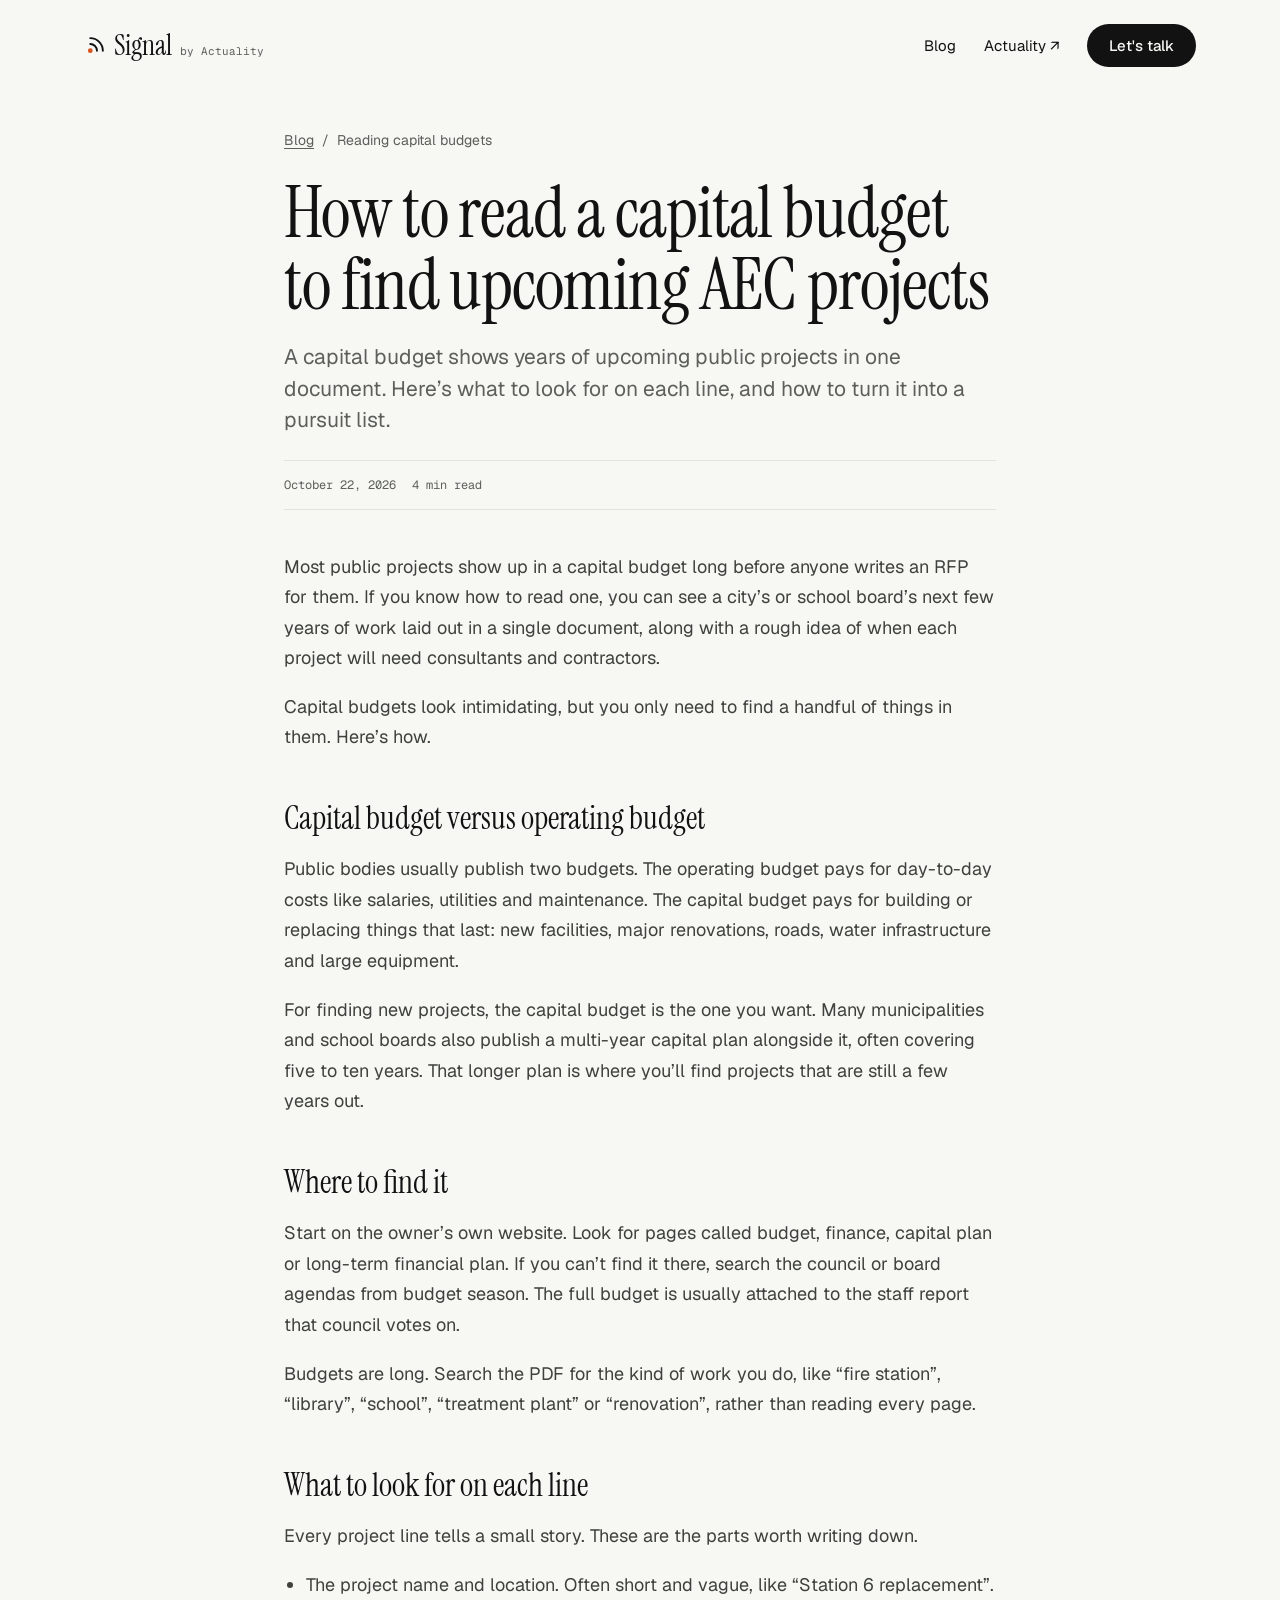
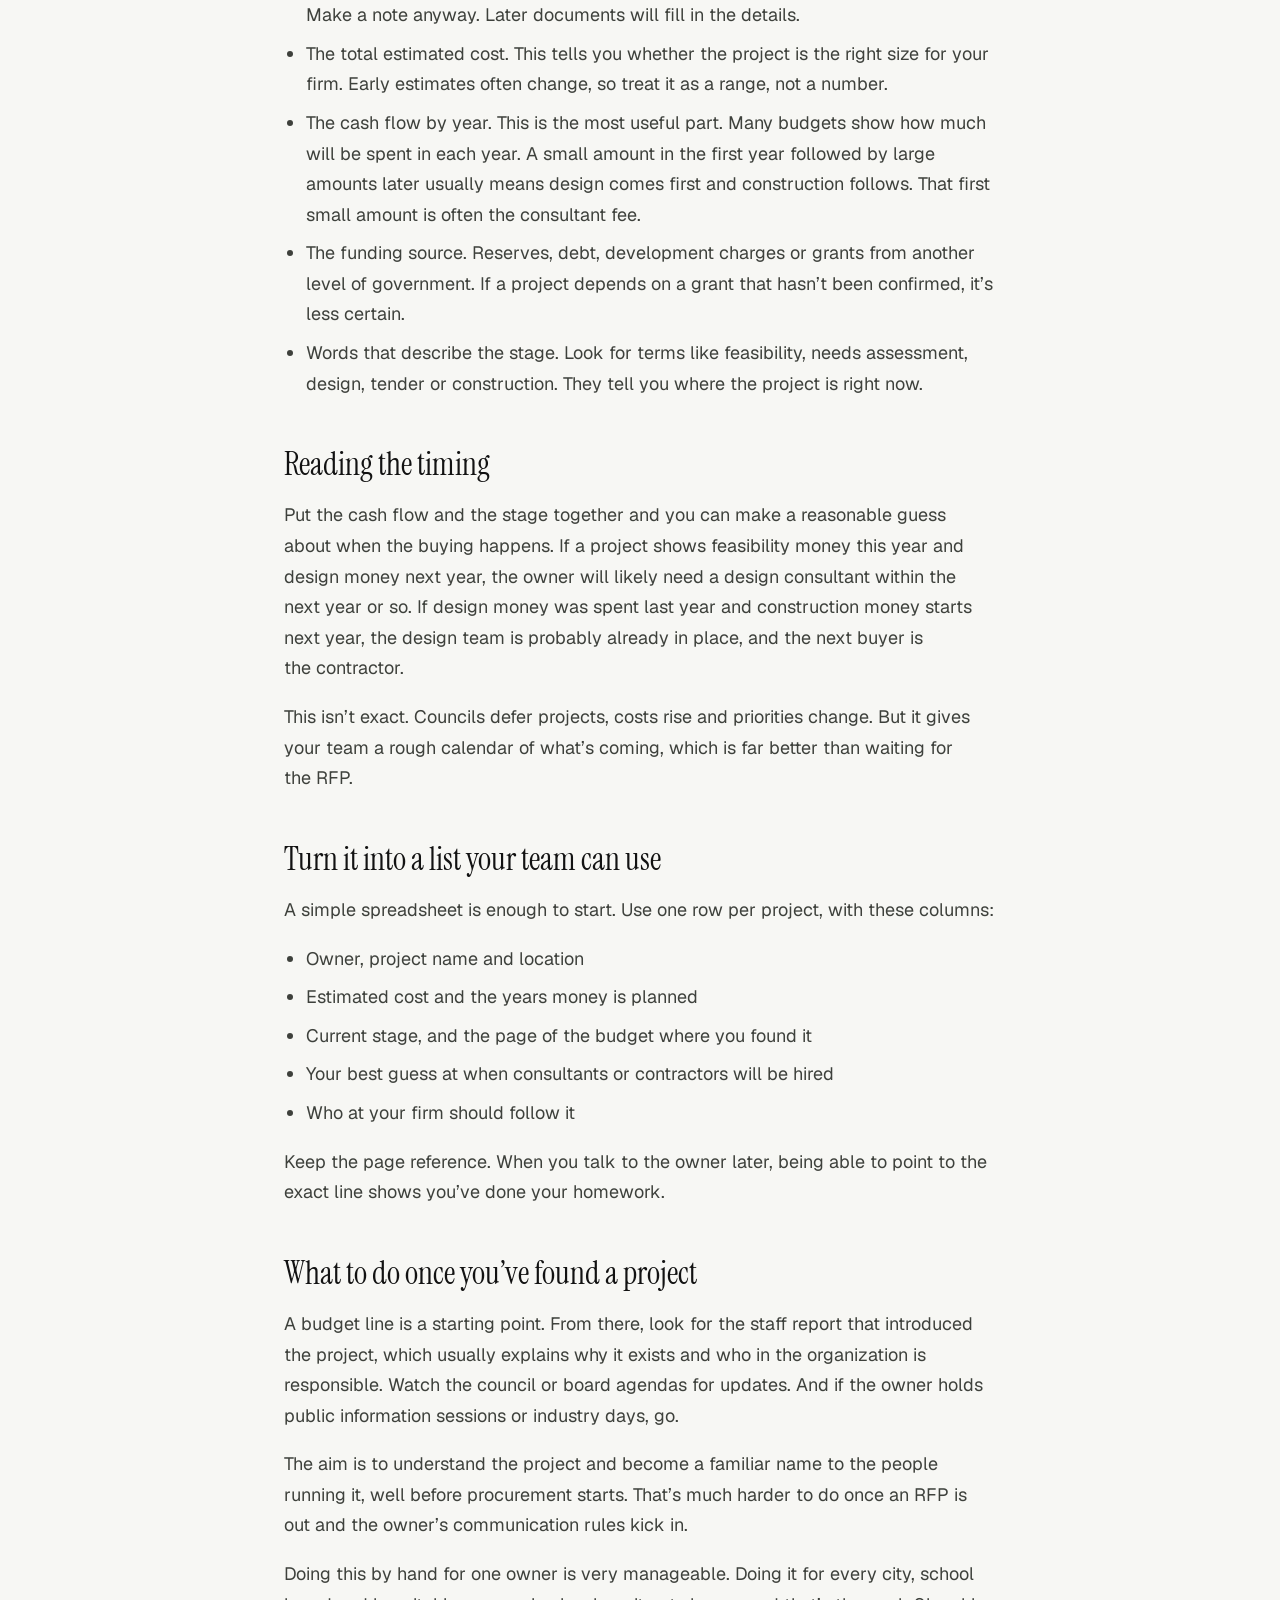
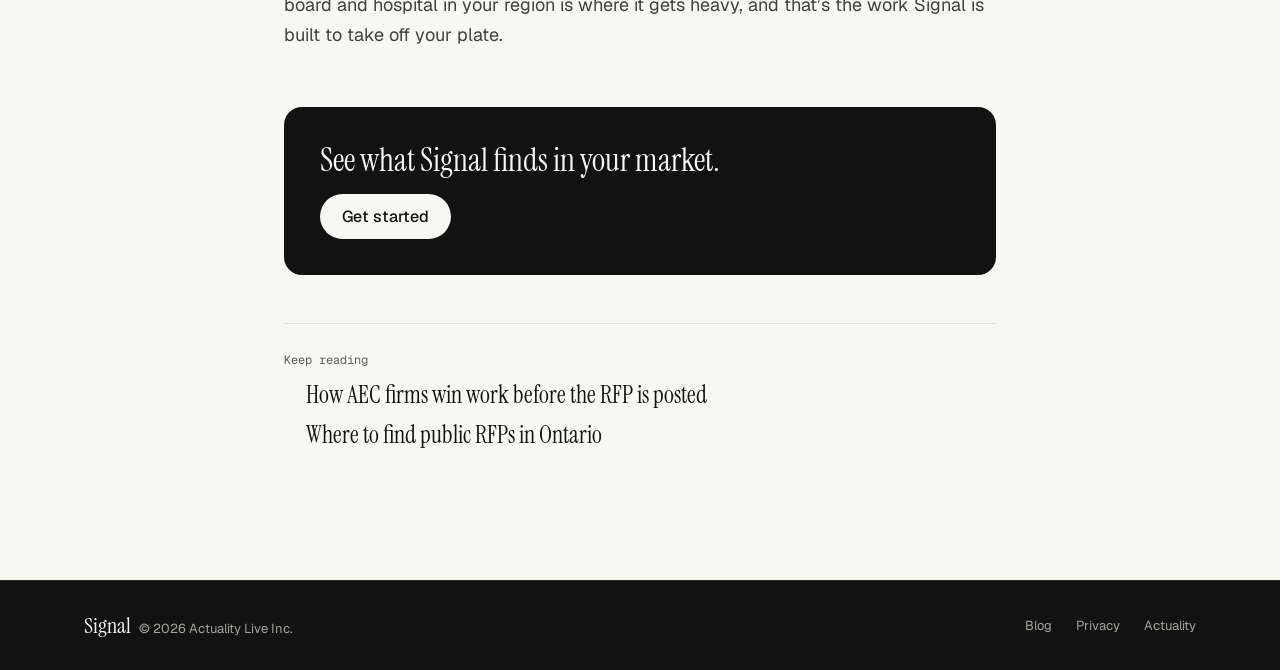
<file: blog/how-to-read-a-capital-budget/index.html>
<!doctype html>
<html lang="en">
<head>
<meta charset="utf-8">
<meta name="viewport" content="width=device-width, initial-scale=1">
<title>How to read a capital budget to find upcoming AEC projects | Signal by Actuality</title>
<meta name="description" content="A capital budget shows years of upcoming public projects in one document. Here’s what to look for on each line, and how to turn it into a pursuit list.">
<link rel="canonical" href="https://aecsignal.si/blog/how-to-read-a-capital-budget/">
<meta property="og:type" content="article">
<meta property="og:site_name" content="Signal by Actuality">
<meta property="og:title" content="How to read a capital budget to find upcoming AEC projects">
<meta property="og:description" content="A capital budget shows years of upcoming public projects in one document. Here’s what to look for on each line, and how to turn it into a pursuit list.">
<meta property="og:url" content="https://aecsignal.si/blog/how-to-read-a-capital-budget/">
<meta property="og:image" content="https://aecsignal.si/assets/og-image.png">
<meta property="og:image:width" content="1200">
<meta property="og:image:height" content="630">
<meta name="twitter:card" content="summary_large_image">
<meta property="article:published_time" content="2026-10-22">
<link rel="icon" href="../../assets/favicon.svg" type="image/svg+xml">
<link rel="apple-touch-icon" href="../../assets/apple-touch-icon.png">
<link rel="preload" href="../../assets/fonts/InstrumentSerif-Regular.woff2" as="font" type="font/woff2" crossorigin>
<link rel="preload" href="../../assets/fonts/Geist.woff2" as="font" type="font/woff2" crossorigin>
<link rel="stylesheet" href="../../assets/site.css">
<script type="application/ld+json">{"@context": "https://schema.org", "@graph": [{"@type": "BlogPosting", "headline": "How to read a capital budget to find upcoming AEC projects", "description": "A capital budget shows years of upcoming public projects in one document. Here’s what to look for on each line, and how to turn it into a pursuit list.", "datePublished": "2026-10-22", "dateModified": "2026-10-22", "mainEntityOfPage": "https://aecsignal.si/blog/how-to-read-a-capital-budget/", "image": "https://aecsignal.si/assets/og-image.png", "author": {"@type": "Organization", "name": "Signal by Actuality", "url": "https://aecsignal.si/"}, "publisher": {"@type": "Organization", "@id": "https://aecsignal.si/#org", "name": "Signal by Actuality", "url": "https://aecsignal.si/", "logo": "https://aecsignal.si/assets/apple-touch-icon.png", "parentOrganization": {"@type": "Organization", "name": "Actuality Live Inc."}}}, {"@type": "BreadcrumbList", "itemListElement": [{"@type": "ListItem", "position": 1, "name": "Blog", "item": "https://aecsignal.si/blog/"}, {"@type": "ListItem", "position": 2, "name": "How to read a capital budget to find upcoming AEC projects", "item": "https://aecsignal.si/blog/how-to-read-a-capital-budget/"}]}]}</script>
</head>
<body>
<nav class="wrap nav" aria-label="Main">
  <a href="../../" class="brand" aria-label="Signal by Actuality, home">
    <svg width="22" height="22" viewBox="0 0 28 28" fill="none" aria-hidden="true"><circle cx="8" cy="20" r="3" fill="#D9541E"/><path d="M8 11.5a8.5 8.5 0 0 1 8.5 8.5" stroke="#121212" stroke-width="2.4" stroke-linecap="round"/><path d="M8 4a16 16 0 0 1 16 16" stroke="#121212" stroke-width="2.4" stroke-linecap="round"/></svg>
    <span class="brand-name">Signal</span><span class="brand-by">by Actuality</span>
  </a>
  <div class="nav-links"><a href="../../blog/" class="nav-blog">Blog</a><a href="https://www.actuality.live/">Actuality ↗</a><a href="../../start/" class="btn">Let's talk</a></div>
</nav>
<main>
<header class="article-head">
  <nav class="crumbs" aria-label="Breadcrumb"><a href="../../blog/">Blog</a><span aria-hidden="true">/</span><span>Reading capital budgets</span></nav>
  <h1>How to read a capital budget to find upcoming AEC projects</h1>
  <p class="dek">A capital budget shows years of upcoming public projects in one document. Here’s what to look for on each line, and how to turn it into a pursuit list.</p>
  <div class="byline meta"><time datetime="2026-10-22">October 22, 2026</time><span>4 min read</span></div>
</header>
<article class="prose article-body">
<p>Most public projects show up in a capital budget long before anyone writes an RFP for them. If you know how to read one, you can see a city’s or school board’s next few years of work laid out in a single document, along with a rough idea of when each project will need consultants and contractors.</p>
<p>Capital budgets look intimidating, but you only need to find a handful of things in them. Here’s how.</p>

<h2 id="capital-vs-operating">Capital budget versus operating budget</h2>
<p>Public bodies usually publish two budgets. The operating budget pays for day-to-day costs like salaries, utilities and maintenance. The capital budget pays for building or replacing things that last: new facilities, major renovations, roads, water infrastructure and large equipment.</p>
<p>For finding new projects, the capital budget is the one you want. Many municipalities and school boards also publish a multi-year capital plan alongside it, often covering five to ten years. That longer plan is where you’ll find projects that are still a few years out.</p>

<h2 id="where-to-find-it">Where to find it</h2>
<p>Start on the owner’s own website. Look for pages called budget, finance, capital plan or long-term financial plan. If you can’t find it there, search the council or board agendas from budget season. The full budget is usually attached to the staff report that council votes on.</p>
<p>Budgets are long. Search the PDF for the kind of work you do, like “fire station”, “library”, “school”, “treatment plant” or “renovation”, rather than reading every page.</p>

<h2 id="what-to-look-for">What to look for on each line</h2>
<p>Every project line tells a small story. These are the parts worth writing down.</p>
<ul>
<li>The project name and location. Often short and vague, like “Station 6 replacement”. Make a note anyway. Later documents will fill in the details.</li>
<li>The total estimated cost. This tells you whether the project is the right size for your firm. Early estimates often change, so treat it as a range, not a number.</li>
<li>The cash flow by year. This is the most useful part. Many budgets show how much will be spent in each year. A small amount in the first year followed by large amounts later usually means design comes first and construction follows. That first small amount is often the consultant fee.</li>
<li>The funding source. Reserves, debt, development charges or grants from another level of government. If a project depends on a grant that hasn’t been confirmed, it’s less certain.</li>
<li>Words that describe the stage. Look for terms like feasibility, needs assessment, design, tender or construction. They tell you where the project is right now.</li>
</ul>

<h2 id="reading-timing">Reading the timing</h2>
<p>Put the cash flow and the stage together and you can make a reasonable guess about when the buying happens. If a project shows feasibility money this year and design money next year, the owner will likely need a design consultant within the next year or so. If design money was spent last year and construction money starts next year, the design team is probably already in place, and the next buyer is the contractor.</p>
<p>This isn’t exact. Councils defer projects, costs rise and priorities change. But it gives your team a rough calendar of what’s coming, which is far better than waiting for the RFP.</p>

<h2 id="build-a-list">Turn it into a list your team can use</h2>
<p>A simple spreadsheet is enough to start. Use one row per project, with these columns:</p>
<ul>
<li>Owner, project name and location</li>
<li>Estimated cost and the years money is planned</li>
<li>Current stage, and the page of the budget where you found it</li>
<li>Your best guess at when consultants or contractors will be hired</li>
<li>Who at your firm should follow it</li>
</ul>
<p>Keep the page reference. When you talk to the owner later, being able to point to the exact line shows you’ve done your homework.</p>

<h2 id="what-next">What to do once you’ve found a project</h2>
<p>A budget line is a starting point. From there, look for the staff report that introduced the project, which usually explains why it exists and who in the organization is responsible. Watch the council or board agendas for updates. And if the owner holds public information sessions or industry days, go.</p>
<p>The aim is to understand the project and become a familiar name to the people running it, well before procurement starts. That’s much harder to do once an RFP is out and the owner’s communication rules kick in.</p>
<p>Doing this by hand for one owner is very manageable. Doing it for every city, school board and hospital in your region is where it gets heavy, and that’s the work Signal is built to take off your plate.</p>

<div class="cta-box">
  <p>See what Signal finds in your market.</p>
  <a href="../../start/" class="btn btn-light">Get started</a>
</div>
<div class="more"><span class="meta">Keep reading</span><ul><li><a href="../how-aec-firms-win-before-the-rfp/">How AEC firms win work before the RFP is posted</a></li><li><a href="../where-to-find-public-rfps-ontario/">Where to find public RFPs in Ontario</a></li></ul></div>
</article>
</main>
<footer class="footer">
  <div class="wrap">
    <span class="footer-brand"><span>Signal</span><span>© 2026 Actuality Live Inc.</span></span>
    <div class="footer-links"><a href="../../blog/">Blog</a><a href="../../privacy/">Privacy</a><a href="https://www.actuality.live/">Actuality</a></div>
  </div>
</footer>
<script src="../../assets/site.js"></script>
</body>
</html>
</file>
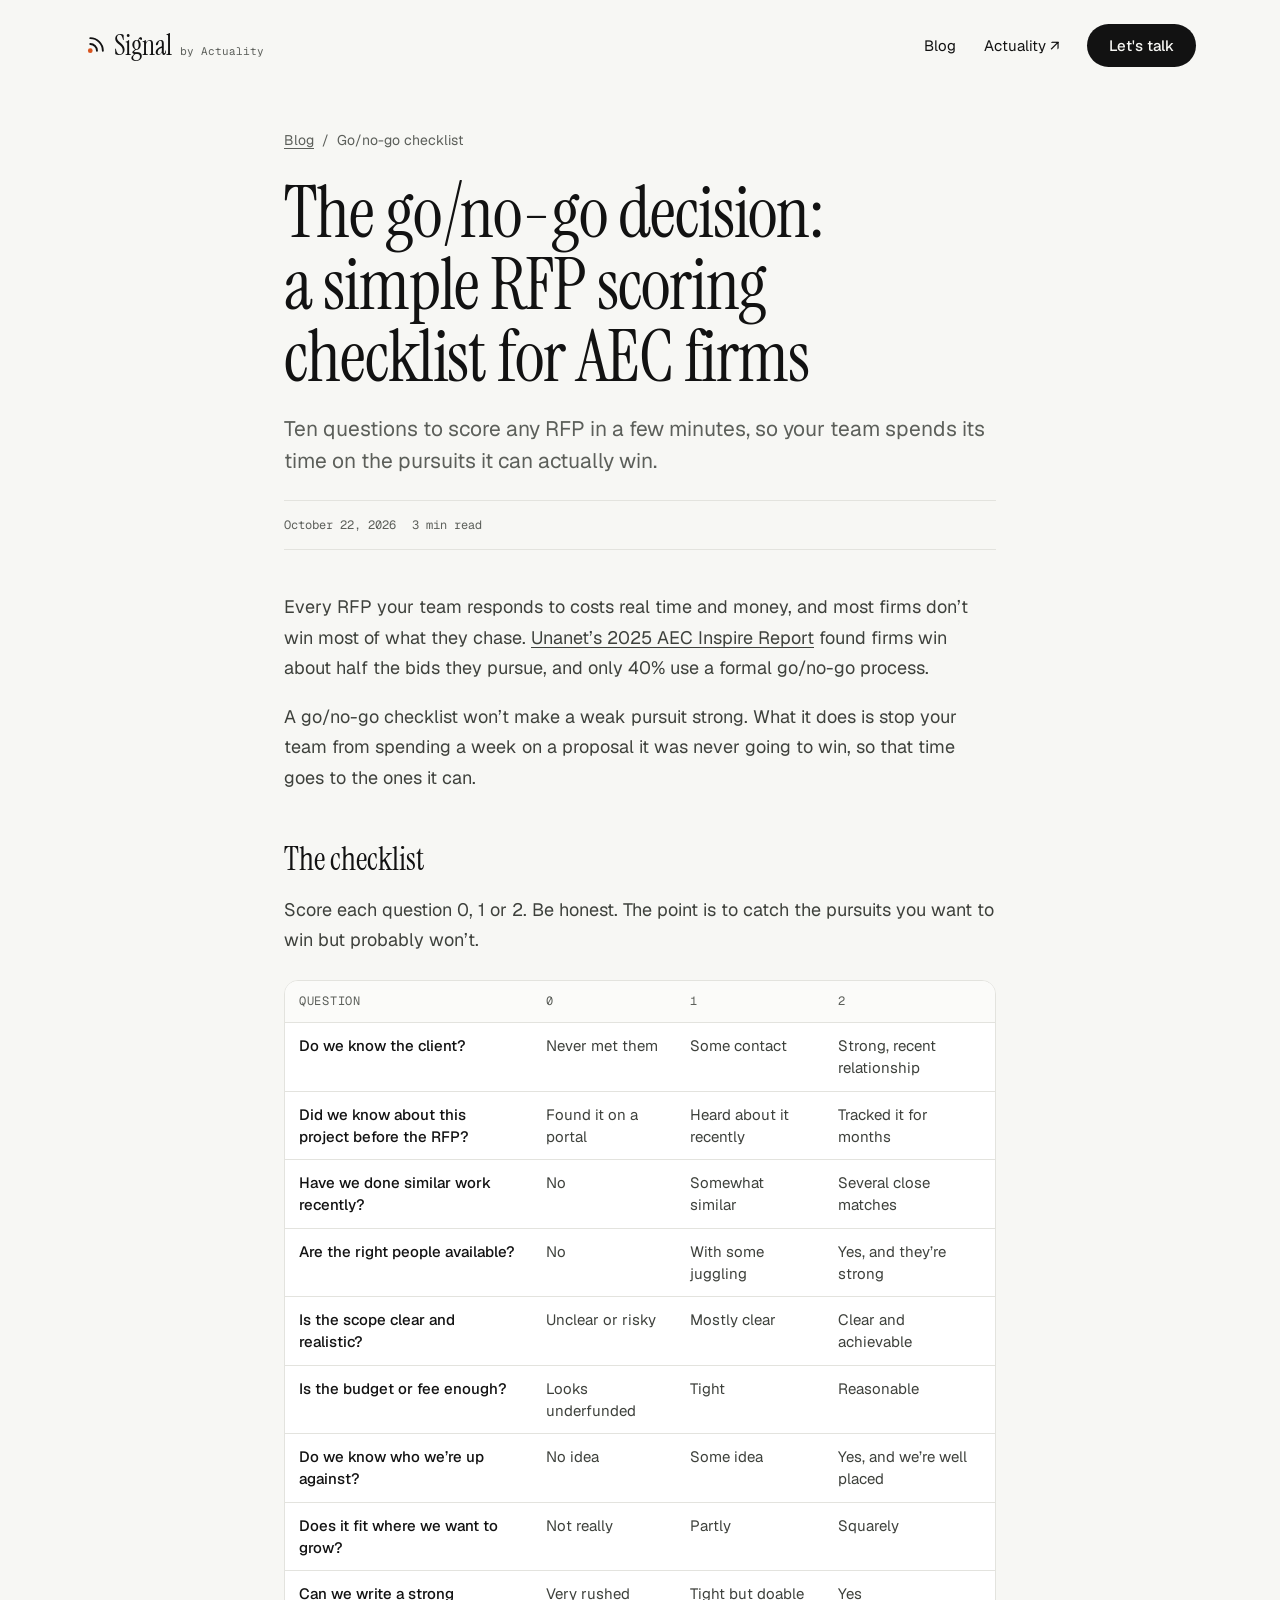
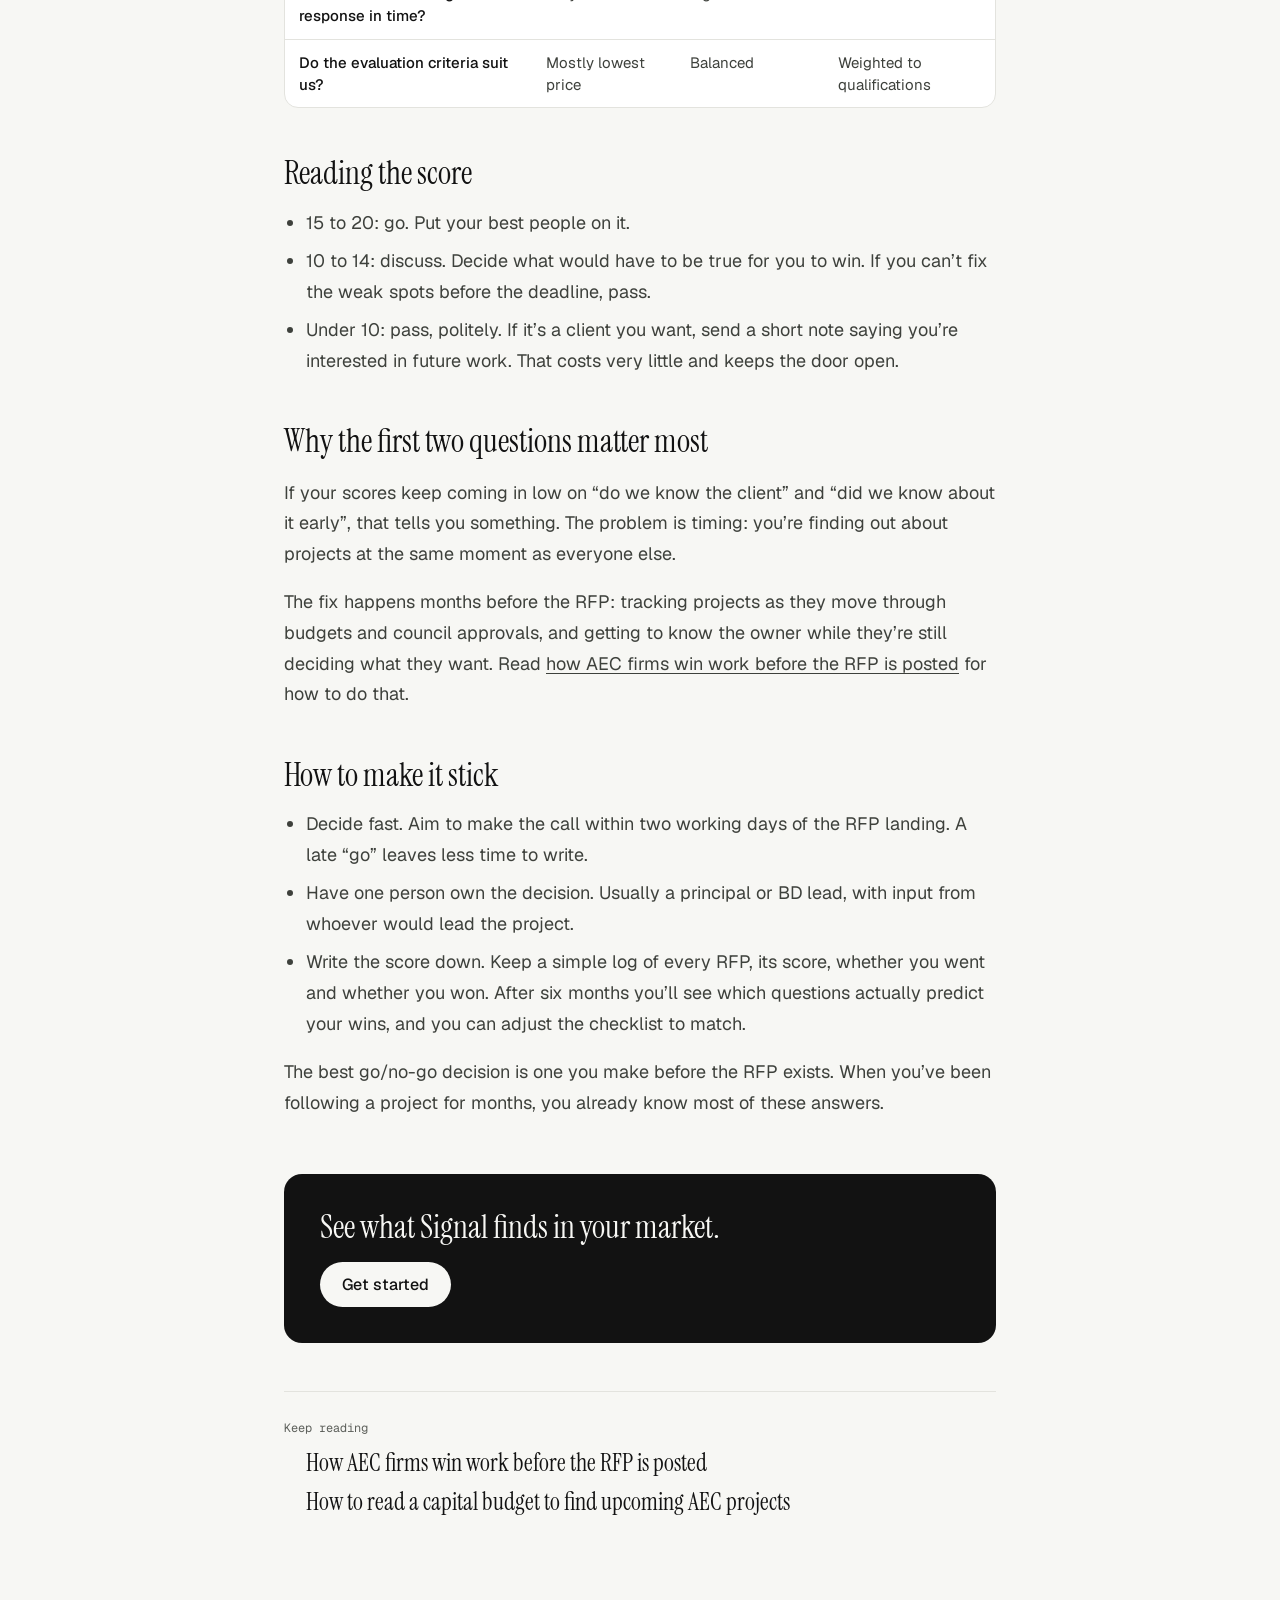
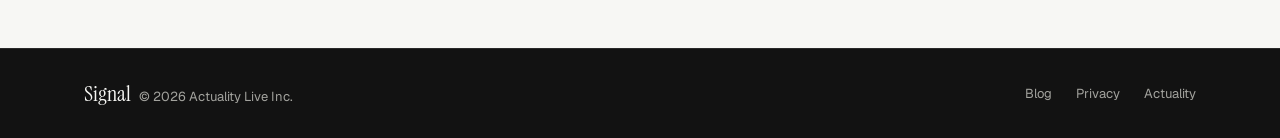
<file: blog/rfp-go-no-go-checklist/index.html>
<!doctype html>
<html lang="en">
<head>
<meta charset="utf-8">
<meta name="viewport" content="width=device-width, initial-scale=1">
<title>The go/no-go decision: a simple RFP scoring checklist for AEC firms | Signal by Actuality</title>
<meta name="description" content="Ten questions to score any RFP in a few minutes, so your team spends its time on the pursuits it can actually win.">
<link rel="canonical" href="https://aecsignal.si/blog/rfp-go-no-go-checklist/">
<meta property="og:type" content="article">
<meta property="og:site_name" content="Signal by Actuality">
<meta property="og:title" content="The go/no-go decision: a simple RFP scoring checklist for AEC firms">
<meta property="og:description" content="Ten questions to score any RFP in a few minutes, so your team spends its time on the pursuits it can actually win.">
<meta property="og:url" content="https://aecsignal.si/blog/rfp-go-no-go-checklist/">
<meta property="og:image" content="https://aecsignal.si/assets/og-image.png">
<meta property="og:image:width" content="1200">
<meta property="og:image:height" content="630">
<meta name="twitter:card" content="summary_large_image">
<meta property="article:published_time" content="2026-10-22">
<link rel="icon" href="../../assets/favicon.svg" type="image/svg+xml">
<link rel="apple-touch-icon" href="../../assets/apple-touch-icon.png">
<link rel="preload" href="../../assets/fonts/InstrumentSerif-Regular.woff2" as="font" type="font/woff2" crossorigin>
<link rel="preload" href="../../assets/fonts/Geist.woff2" as="font" type="font/woff2" crossorigin>
<link rel="stylesheet" href="../../assets/site.css">
<script type="application/ld+json">{"@context": "https://schema.org", "@graph": [{"@type": "BlogPosting", "headline": "The go/no-go decision: a simple RFP scoring checklist for AEC firms", "description": "Ten questions to score any RFP in a few minutes, so your team spends its time on the pursuits it can actually win.", "datePublished": "2026-10-22", "dateModified": "2026-10-22", "mainEntityOfPage": "https://aecsignal.si/blog/rfp-go-no-go-checklist/", "image": "https://aecsignal.si/assets/og-image.png", "author": {"@type": "Organization", "name": "Signal by Actuality", "url": "https://aecsignal.si/"}, "publisher": {"@type": "Organization", "@id": "https://aecsignal.si/#org", "name": "Signal by Actuality", "url": "https://aecsignal.si/", "logo": "https://aecsignal.si/assets/apple-touch-icon.png", "parentOrganization": {"@type": "Organization", "name": "Actuality Live Inc."}}}, {"@type": "BreadcrumbList", "itemListElement": [{"@type": "ListItem", "position": 1, "name": "Blog", "item": "https://aecsignal.si/blog/"}, {"@type": "ListItem", "position": 2, "name": "The go/no-go decision: a simple RFP scoring checklist for AEC firms", "item": "https://aecsignal.si/blog/rfp-go-no-go-checklist/"}]}]}</script>
</head>
<body>
<nav class="wrap nav" aria-label="Main">
  <a href="../../" class="brand" aria-label="Signal by Actuality, home">
    <svg width="22" height="22" viewBox="0 0 28 28" fill="none" aria-hidden="true"><circle cx="8" cy="20" r="3" fill="#D9541E"/><path d="M8 11.5a8.5 8.5 0 0 1 8.5 8.5" stroke="#121212" stroke-width="2.4" stroke-linecap="round"/><path d="M8 4a16 16 0 0 1 16 16" stroke="#121212" stroke-width="2.4" stroke-linecap="round"/></svg>
    <span class="brand-name">Signal</span><span class="brand-by">by Actuality</span>
  </a>
  <div class="nav-links"><a href="../../blog/" class="nav-blog">Blog</a><a href="https://www.actuality.live/">Actuality ↗</a><a href="../../start/" class="btn">Let's talk</a></div>
</nav>
<main>
<header class="article-head">
  <nav class="crumbs" aria-label="Breadcrumb"><a href="../../blog/">Blog</a><span aria-hidden="true">/</span><span>Go/no-go checklist</span></nav>
  <h1>The go/no-go decision: a simple RFP scoring checklist for AEC firms</h1>
  <p class="dek">Ten questions to score any RFP in a few minutes, so your team spends its time on the pursuits it can actually win.</p>
  <div class="byline meta"><time datetime="2026-10-22">October 22, 2026</time><span>3 min read</span></div>
</header>
<article class="prose article-body">
<p>Every RFP your team responds to costs real time and money, and most firms don’t win most of what they chase. <a href="https://unanet.com/blog/half-the-battle-why-aec-firms-are-only-winning-50-of-bids">Unanet’s 2025 AEC Inspire Report</a> found firms win about half the bids they pursue, and only 40% use a formal go/no-go process.</p>
<p>A go/no-go checklist won’t make a weak pursuit strong. What it does is stop your team from spending a week on a proposal it was never going to win, so that time goes to the ones it can.</p>

<h2 id="the-checklist">The checklist</h2>
<p>Score each question 0, 1 or 2. Be honest. The point is to catch the pursuits you want to win but probably won’t.</p>
<div class="table-wrap"><table>
<thead><tr><th>Question</th><th>0</th><th>1</th><th>2</th></tr></thead>
<tbody>
<tr><td>Do we know the client?</td><td>Never met them</td><td>Some contact</td><td>Strong, recent relationship</td></tr>
<tr><td>Did we know about this project before the RFP?</td><td>Found it on a portal</td><td>Heard about it recently</td><td>Tracked it for months</td></tr>
<tr><td>Have we done similar work recently?</td><td>No</td><td>Somewhat similar</td><td>Several close matches</td></tr>
<tr><td>Are the right people available?</td><td>No</td><td>With some juggling</td><td>Yes, and they’re strong</td></tr>
<tr><td>Is the scope clear and realistic?</td><td>Unclear or risky</td><td>Mostly clear</td><td>Clear and achievable</td></tr>
<tr><td>Is the budget or fee enough?</td><td>Looks underfunded</td><td>Tight</td><td>Reasonable</td></tr>
<tr><td>Do we know who we’re up against?</td><td>No idea</td><td>Some idea</td><td>Yes, and we’re well placed</td></tr>
<tr><td>Does it fit where we want to grow?</td><td>Not really</td><td>Partly</td><td>Squarely</td></tr>
<tr><td>Can we write a strong response in time?</td><td>Very rushed</td><td>Tight but doable</td><td>Yes</td></tr>
<tr><td>Do the evaluation criteria suit us?</td><td>Mostly lowest price</td><td>Balanced</td><td>Weighted to qualifications</td></tr>
</tbody></table></div>

<h2 id="reading-the-score">Reading the score</h2>
<ul>
<li>15 to 20: go. Put your best people on it.</li>
<li>10 to 14: discuss. Decide what would have to be true for you to win. If you can’t fix the weak spots before the deadline, pass.</li>
<li>Under 10: pass, politely. If it’s a client you want, send a short note saying you’re interested in future work. That costs very little and keeps the door open.</li>
</ul>

<h2 id="first-two-questions">Why the first two questions matter most</h2>
<p>If your scores keep coming in low on “do we know the client” and “did we know about it early”, that tells you something. The problem is timing: you’re finding out about projects at the same moment as everyone else.</p>
<p>The fix happens months before the RFP: tracking projects as they move through budgets and council approvals, and getting to know the owner while they’re still deciding what they want. Read <a href="../how-aec-firms-win-before-the-rfp/">how AEC firms win work before the RFP is posted</a> for how to do that.</p>

<h2 id="make-it-stick">How to make it stick</h2>
<ul>
<li>Decide fast. Aim to make the call within two working days of the RFP landing. A late “go” leaves less time to write.</li>
<li>Have one person own the decision. Usually a principal or BD lead, with input from whoever would lead the project.</li>
<li>Write the score down. Keep a simple log of every RFP, its score, whether you went and whether you won. After six months you’ll see which questions actually predict your wins, and you can adjust the checklist to match.</li>
</ul>
<p>The best go/no-go decision is one you make before the RFP exists. When you’ve been following a project for months, you already know most of these answers.</p>

<div class="cta-box">
  <p>See what Signal finds in your market.</p>
  <a href="../../start/" class="btn btn-light">Get started</a>
</div>
<div class="more"><span class="meta">Keep reading</span><ul><li><a href="../how-aec-firms-win-before-the-rfp/">How AEC firms win work before the RFP is posted</a></li><li><a href="../how-to-read-a-capital-budget/">How to read a capital budget to find upcoming AEC projects</a></li></ul></div>
</article>
</main>
<footer class="footer">
  <div class="wrap">
    <span class="footer-brand"><span>Signal</span><span>© 2026 Actuality Live Inc.</span></span>
    <div class="footer-links"><a href="../../blog/">Blog</a><a href="../../privacy/">Privacy</a><a href="https://www.actuality.live/">Actuality</a></div>
  </div>
</footer>
<script src="../../assets/site.js"></script>
</body>
</html>
</file>
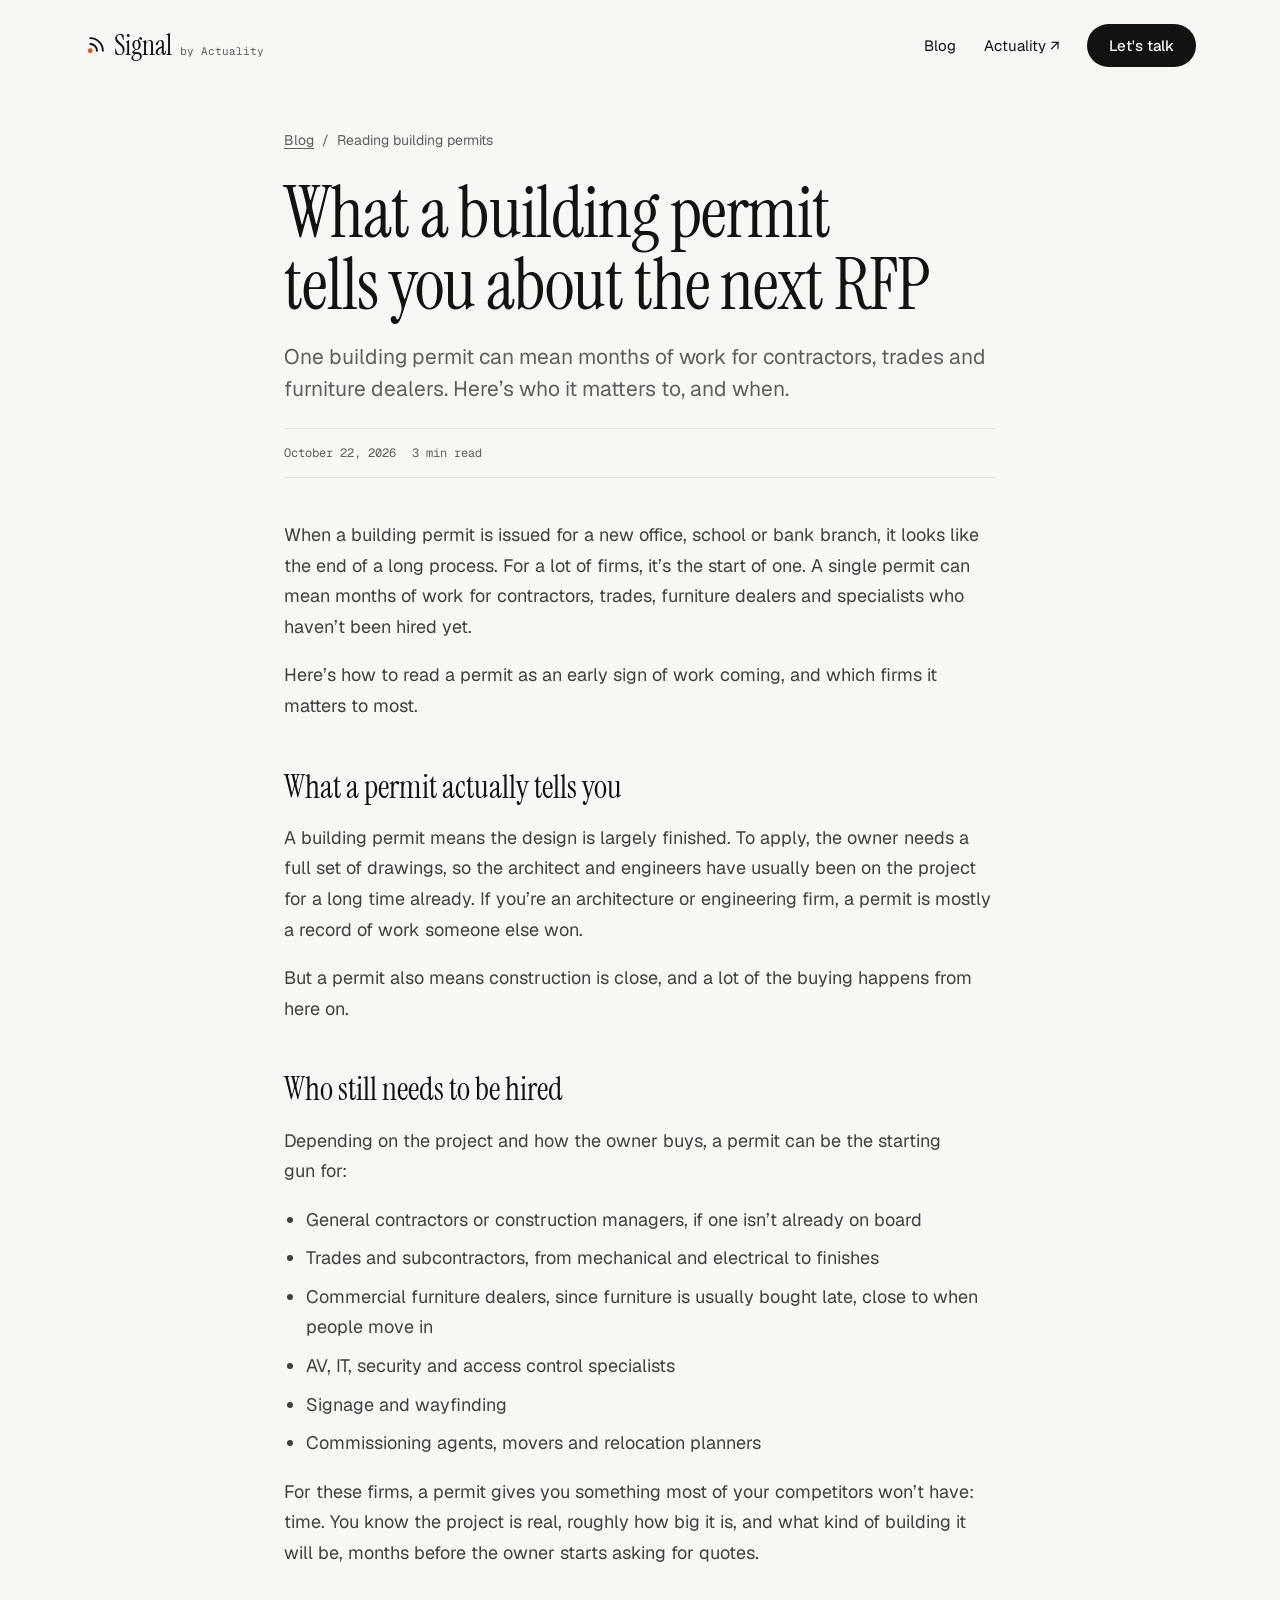
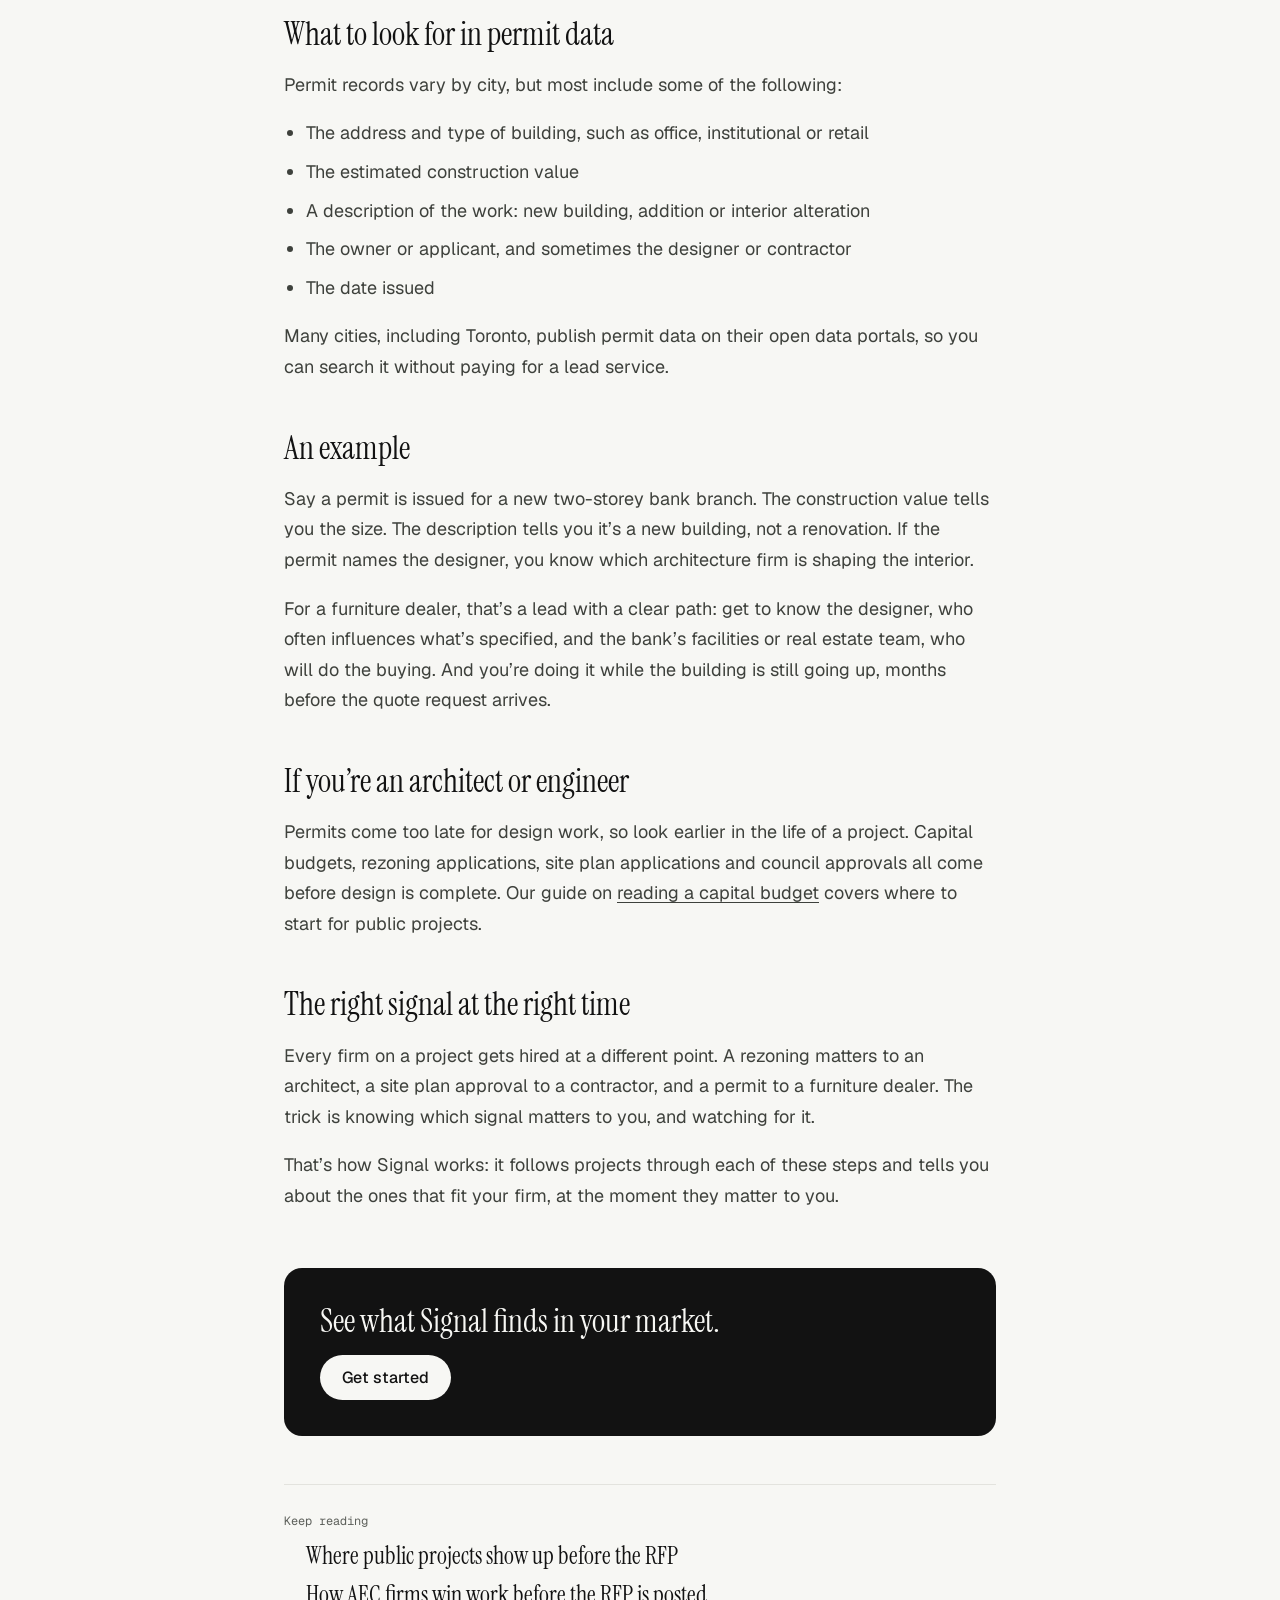
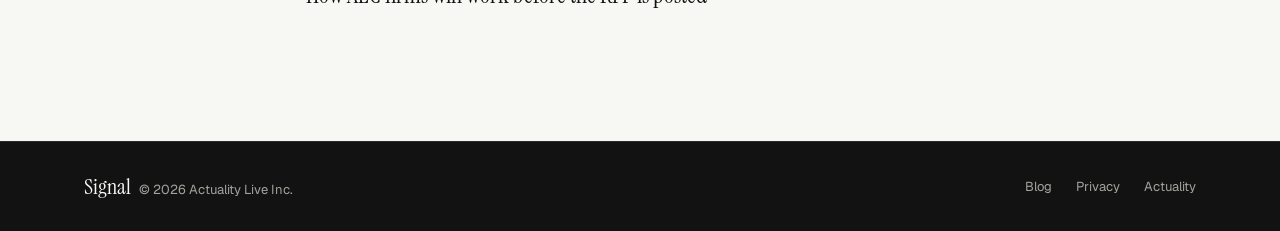
<file: blog/what-a-building-permit-tells-you/index.html>
<!doctype html>
<html lang="en">
<head>
<meta charset="utf-8">
<meta name="viewport" content="width=device-width, initial-scale=1">
<title>What a building permit tells you about the next RFP | Signal by Actuality</title>
<meta name="description" content="One building permit can mean months of work for contractors, trades and furniture dealers. Here’s who it matters to, and when.">
<link rel="canonical" href="https://aecsignal.si/blog/what-a-building-permit-tells-you/">
<meta property="og:type" content="article">
<meta property="og:site_name" content="Signal by Actuality">
<meta property="og:title" content="What a building permit tells you about the next RFP">
<meta property="og:description" content="One building permit can mean months of work for contractors, trades and furniture dealers. Here’s who it matters to, and when.">
<meta property="og:url" content="https://aecsignal.si/blog/what-a-building-permit-tells-you/">
<meta property="og:image" content="https://aecsignal.si/assets/og-image.png">
<meta property="og:image:width" content="1200">
<meta property="og:image:height" content="630">
<meta name="twitter:card" content="summary_large_image">
<meta property="article:published_time" content="2026-10-22">
<link rel="icon" href="../../assets/favicon.svg" type="image/svg+xml">
<link rel="apple-touch-icon" href="../../assets/apple-touch-icon.png">
<link rel="preload" href="../../assets/fonts/InstrumentSerif-Regular.woff2" as="font" type="font/woff2" crossorigin>
<link rel="preload" href="../../assets/fonts/Geist.woff2" as="font" type="font/woff2" crossorigin>
<link rel="stylesheet" href="../../assets/site.css">
<script type="application/ld+json">{"@context": "https://schema.org", "@graph": [{"@type": "BlogPosting", "headline": "What a building permit tells you about the next RFP", "description": "One building permit can mean months of work for contractors, trades and furniture dealers. Here’s who it matters to, and when.", "datePublished": "2026-10-22", "dateModified": "2026-10-22", "mainEntityOfPage": "https://aecsignal.si/blog/what-a-building-permit-tells-you/", "image": "https://aecsignal.si/assets/og-image.png", "author": {"@type": "Organization", "name": "Signal by Actuality", "url": "https://aecsignal.si/"}, "publisher": {"@type": "Organization", "@id": "https://aecsignal.si/#org", "name": "Signal by Actuality", "url": "https://aecsignal.si/", "logo": "https://aecsignal.si/assets/apple-touch-icon.png", "parentOrganization": {"@type": "Organization", "name": "Actuality Live Inc."}}}, {"@type": "BreadcrumbList", "itemListElement": [{"@type": "ListItem", "position": 1, "name": "Blog", "item": "https://aecsignal.si/blog/"}, {"@type": "ListItem", "position": 2, "name": "What a building permit tells you about the next RFP", "item": "https://aecsignal.si/blog/what-a-building-permit-tells-you/"}]}]}</script>
</head>
<body>
<nav class="wrap nav" aria-label="Main">
  <a href="../../" class="brand" aria-label="Signal by Actuality, home">
    <svg width="22" height="22" viewBox="0 0 28 28" fill="none" aria-hidden="true"><circle cx="8" cy="20" r="3" fill="#D9541E"/><path d="M8 11.5a8.5 8.5 0 0 1 8.5 8.5" stroke="#121212" stroke-width="2.4" stroke-linecap="round"/><path d="M8 4a16 16 0 0 1 16 16" stroke="#121212" stroke-width="2.4" stroke-linecap="round"/></svg>
    <span class="brand-name">Signal</span><span class="brand-by">by Actuality</span>
  </a>
  <div class="nav-links"><a href="../../blog/" class="nav-blog">Blog</a><a href="https://www.actuality.live/">Actuality ↗</a><a href="../../start/" class="btn">Let's talk</a></div>
</nav>
<main>
<header class="article-head">
  <nav class="crumbs" aria-label="Breadcrumb"><a href="../../blog/">Blog</a><span aria-hidden="true">/</span><span>Reading building permits</span></nav>
  <h1>What a building permit tells you about the next RFP</h1>
  <p class="dek">One building permit can mean months of work for contractors, trades and furniture dealers. Here’s who it matters to, and when.</p>
  <div class="byline meta"><time datetime="2026-10-22">October 22, 2026</time><span>3 min read</span></div>
</header>
<article class="prose article-body">
<p>When a building permit is issued for a new office, school or bank branch, it looks like the end of a long process. For a lot of firms, it’s the start of one. A single permit can mean months of work for contractors, trades, furniture dealers and specialists who haven’t been hired yet.</p>
<p>Here’s how to read a permit as an early sign of work coming, and which firms it matters to most.</p>

<h2 id="what-a-permit-means">What a permit actually tells you</h2>
<p>A building permit means the design is largely finished. To apply, the owner needs a full set of drawings, so the architect and engineers have usually been on the project for a long time already. If you’re an architecture or engineering firm, a permit is mostly a record of work someone else won.</p>
<p>But a permit also means construction is close, and a lot of the buying happens from here on.</p>

<h2 id="who-is-still-being-hired">Who still needs to be hired</h2>
<p>Depending on the project and how the owner buys, a permit can be the starting gun for:</p>
<ul>
<li>General contractors or construction managers, if one isn’t already on board</li>
<li>Trades and subcontractors, from mechanical and electrical to finishes</li>
<li>Commercial furniture dealers, since furniture is usually bought late, close to when people move in</li>
<li>AV, IT, security and access control specialists</li>
<li>Signage and wayfinding</li>
<li>Commissioning agents, movers and relocation planners</li>
</ul>
<p>For these firms, a permit gives you something most of your competitors won’t have: time. You know the project is real, roughly how big it is, and what kind of building it will be, months before the owner starts asking for quotes.</p>

<h2 id="what-to-read">What to look for in permit data</h2>
<p>Permit records vary by city, but most include some of the following:</p>
<ul>
<li>The address and type of building, such as office, institutional or retail</li>
<li>The estimated construction value</li>
<li>A description of the work: new building, addition or interior alteration</li>
<li>The owner or applicant, and sometimes the designer or contractor</li>
<li>The date issued</li>
</ul>
<p>Many cities, including Toronto, publish permit data on their open data portals, so you can search it without paying for a lead service.</p>

<h2 id="example">An example</h2>
<p>Say a permit is issued for a new two-storey bank branch. The construction value tells you the size. The description tells you it’s a new building, not a renovation. If the permit names the designer, you know which architecture firm is shaping the interior.</p>
<p>For a furniture dealer, that’s a lead with a clear path: get to know the designer, who often influences what’s specified, and the bank’s facilities or real estate team, who will do the buying. And you’re doing it while the building is still going up, months before the quote request arrives.</p>

<h2 id="earlier-signals">If you’re an architect or engineer</h2>
<p>Permits come too late for design work, so look earlier in the life of a project. Capital budgets, rezoning applications, site plan applications and council approvals all come before design is complete. Our guide on <a href="../how-to-read-a-capital-budget/">reading a capital budget</a> covers where to start for public projects.</p>

<h2 id="right-signal">The right signal at the right time</h2>
<p>Every firm on a project gets hired at a different point. A rezoning matters to an architect, a site plan approval to a contractor, and a permit to a furniture dealer. The trick is knowing which signal matters to you, and watching for it.</p>
<p>That’s how Signal works: it follows projects through each of these steps and tells you about the ones that fit your firm, at the moment they matter to you.</p>

<div class="cta-box">
  <p>See what Signal finds in your market.</p>
  <a href="../../start/" class="btn btn-light">Get started</a>
</div>
<div class="more"><span class="meta">Keep reading</span><ul><li><a href="../finding-projects-before-the-rfp/">Where public projects show up before the RFP</a></li><li><a href="../how-aec-firms-win-before-the-rfp/">How AEC firms win work before the RFP is posted</a></li></ul></div>
</article>
</main>
<footer class="footer">
  <div class="wrap">
    <span class="footer-brand"><span>Signal</span><span>© 2026 Actuality Live Inc.</span></span>
    <div class="footer-links"><a href="../../blog/">Blog</a><a href="../../privacy/">Privacy</a><a href="https://www.actuality.live/">Actuality</a></div>
  </div>
</footer>
<script src="../../assets/site.js"></script>
</body>
</html>
</file>
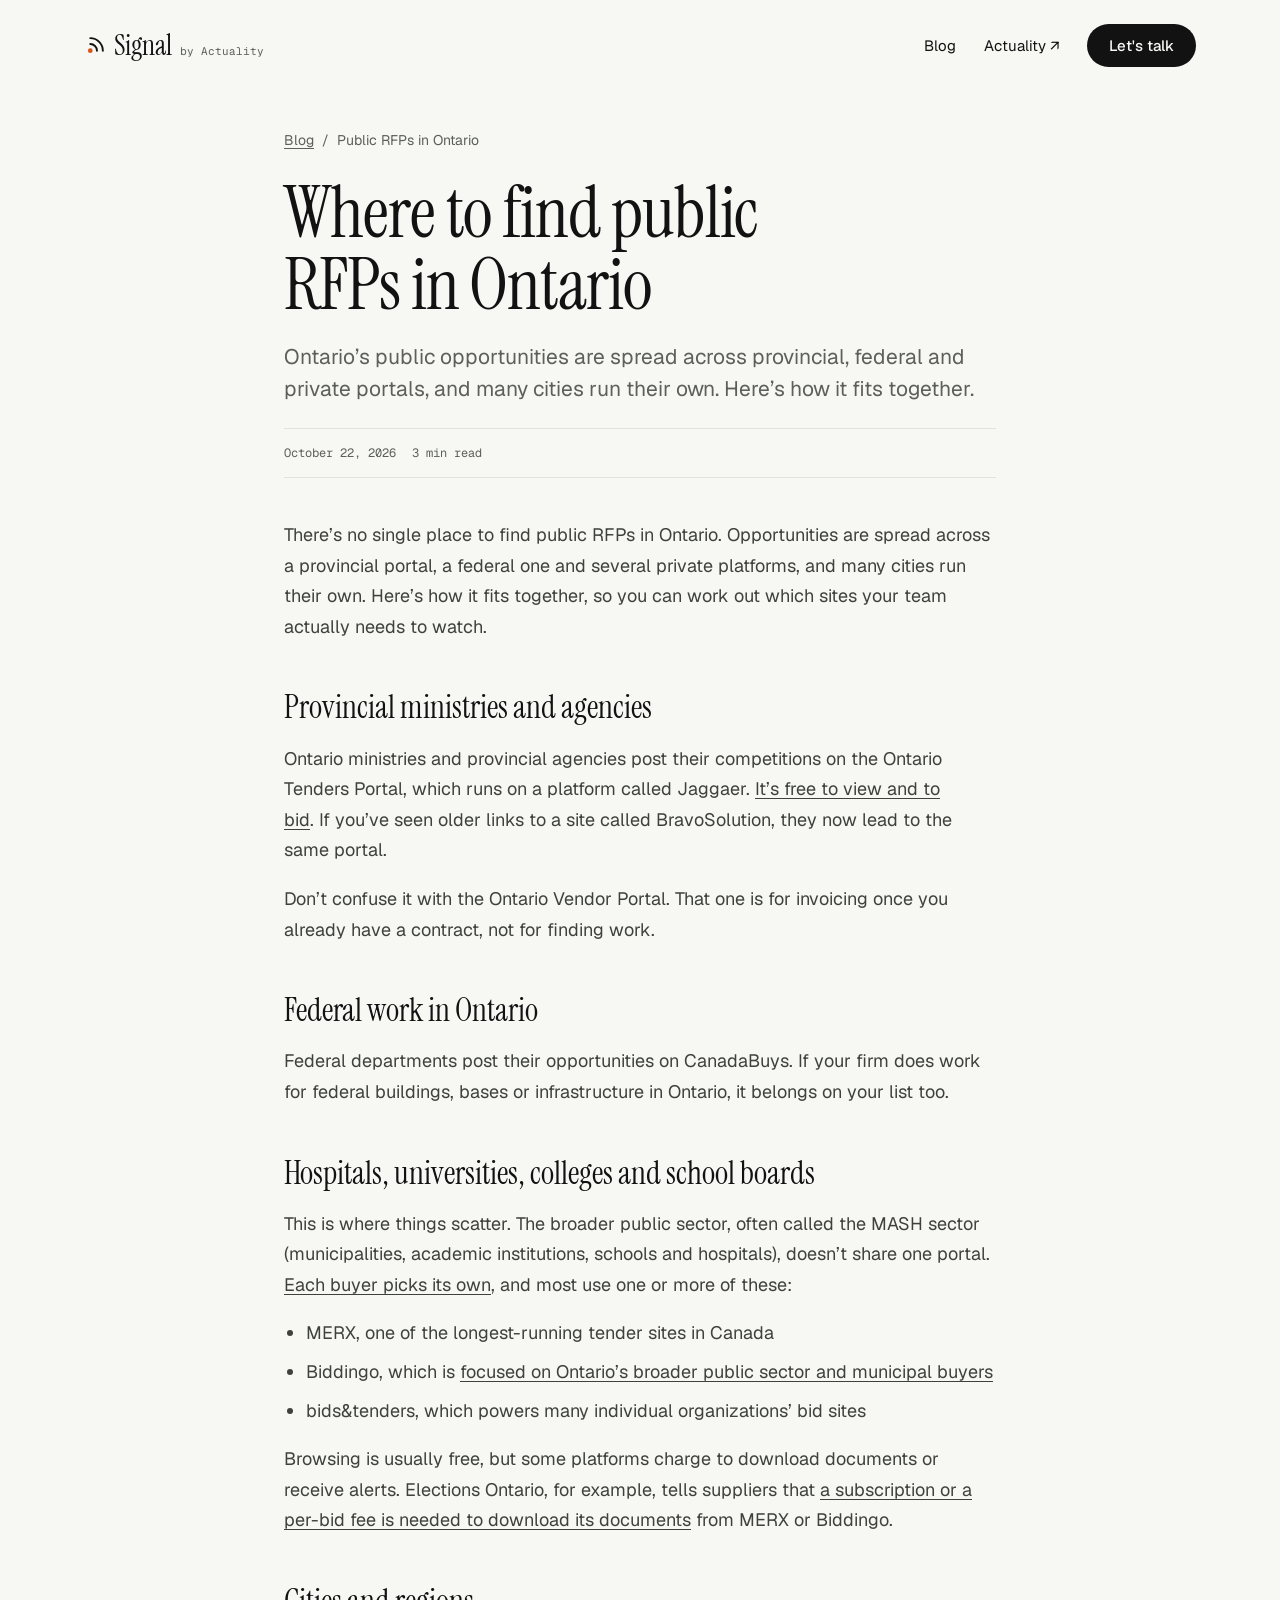
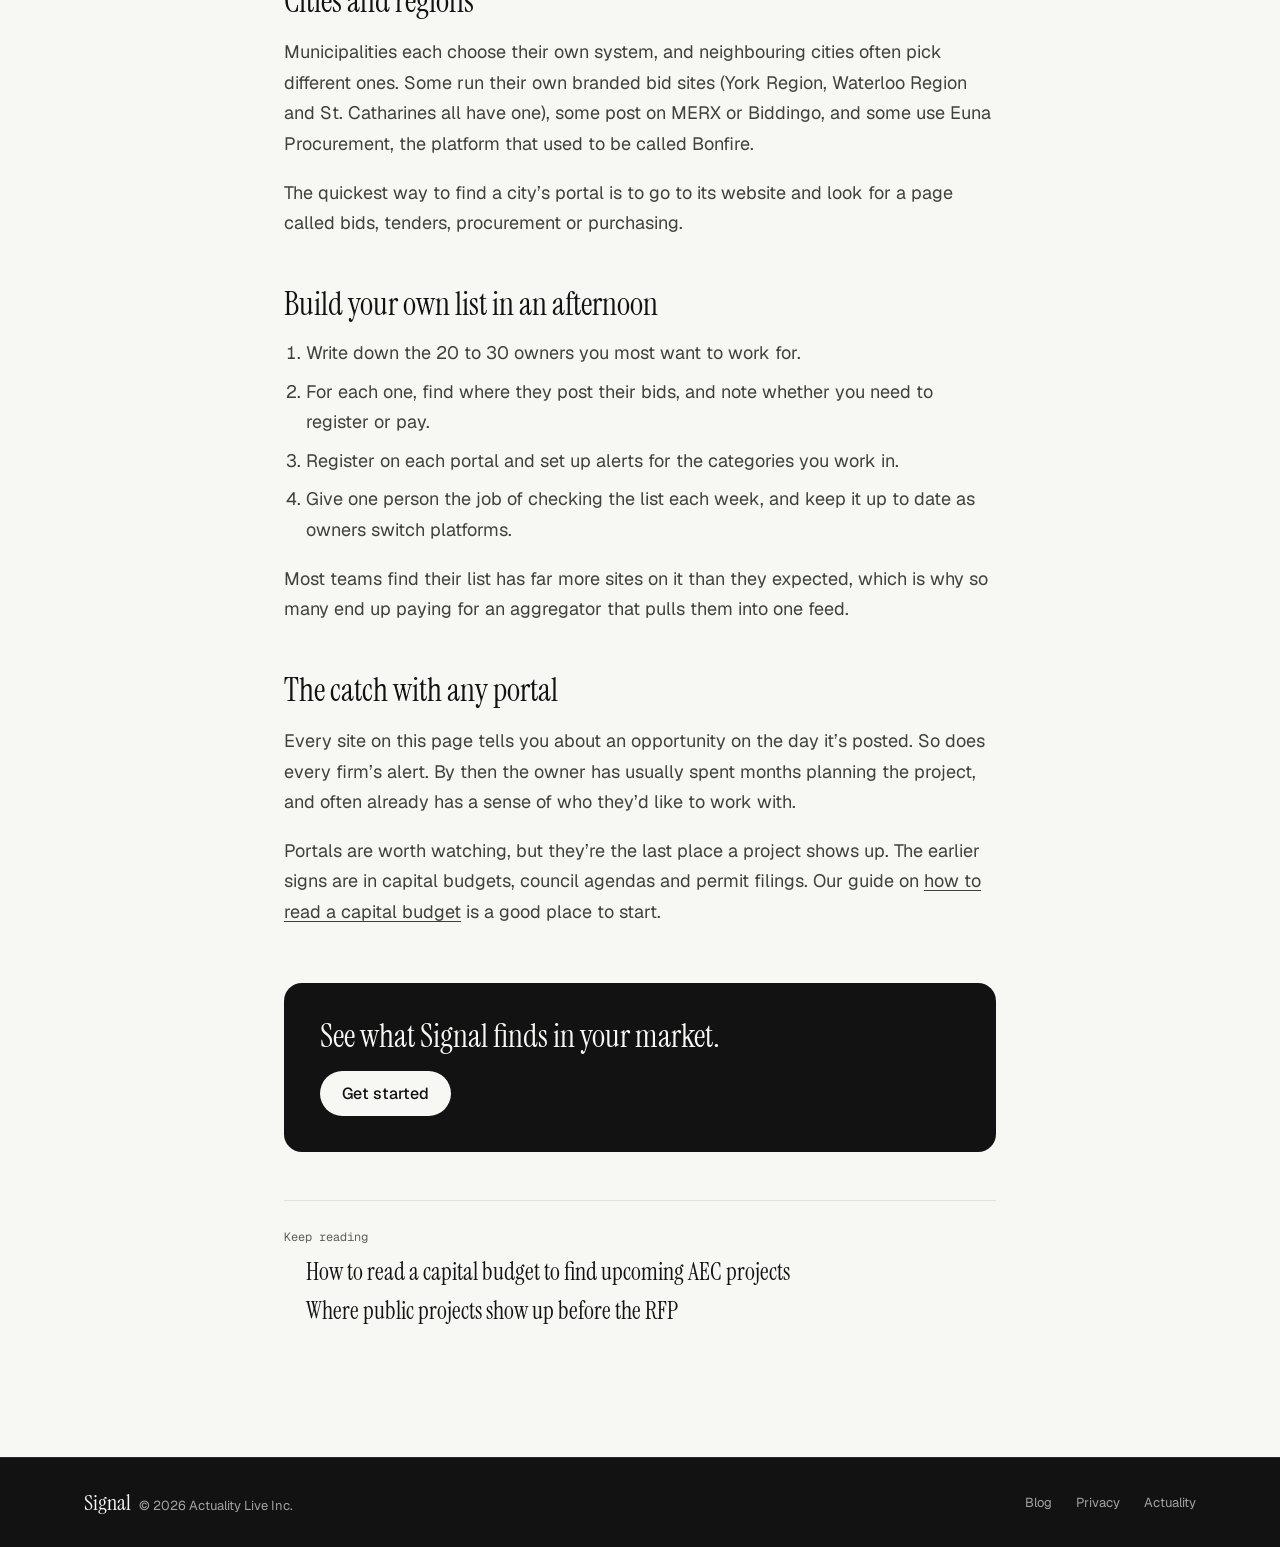
<file: blog/where-to-find-public-rfps-ontario/index.html>
<!doctype html>
<html lang="en">
<head>
<meta charset="utf-8">
<meta name="viewport" content="width=device-width, initial-scale=1">
<title>Where to find public RFPs in Ontario | Signal by Actuality</title>
<meta name="description" content="Ontario’s public opportunities are spread across provincial, federal and private portals, and many cities run their own. Here’s how it fits together.">
<link rel="canonical" href="https://aecsignal.si/blog/where-to-find-public-rfps-ontario/">
<meta property="og:type" content="article">
<meta property="og:site_name" content="Signal by Actuality">
<meta property="og:title" content="Where to find public RFPs in Ontario">
<meta property="og:description" content="Ontario’s public opportunities are spread across provincial, federal and private portals, and many cities run their own. Here’s how it fits together.">
<meta property="og:url" content="https://aecsignal.si/blog/where-to-find-public-rfps-ontario/">
<meta property="og:image" content="https://aecsignal.si/assets/og-image.png">
<meta property="og:image:width" content="1200">
<meta property="og:image:height" content="630">
<meta name="twitter:card" content="summary_large_image">
<meta property="article:published_time" content="2026-10-22">
<link rel="icon" href="../../assets/favicon.svg" type="image/svg+xml">
<link rel="apple-touch-icon" href="../../assets/apple-touch-icon.png">
<link rel="preload" href="../../assets/fonts/InstrumentSerif-Regular.woff2" as="font" type="font/woff2" crossorigin>
<link rel="preload" href="../../assets/fonts/Geist.woff2" as="font" type="font/woff2" crossorigin>
<link rel="stylesheet" href="../../assets/site.css">
<script type="application/ld+json">{"@context": "https://schema.org", "@graph": [{"@type": "BlogPosting", "headline": "Where to find public RFPs in Ontario", "description": "Ontario’s public opportunities are spread across provincial, federal and private portals, and many cities run their own. Here’s how it fits together.", "datePublished": "2026-10-22", "dateModified": "2026-10-22", "mainEntityOfPage": "https://aecsignal.si/blog/where-to-find-public-rfps-ontario/", "image": "https://aecsignal.si/assets/og-image.png", "author": {"@type": "Organization", "name": "Signal by Actuality", "url": "https://aecsignal.si/"}, "publisher": {"@type": "Organization", "@id": "https://aecsignal.si/#org", "name": "Signal by Actuality", "url": "https://aecsignal.si/", "logo": "https://aecsignal.si/assets/apple-touch-icon.png", "parentOrganization": {"@type": "Organization", "name": "Actuality Live Inc."}}}, {"@type": "BreadcrumbList", "itemListElement": [{"@type": "ListItem", "position": 1, "name": "Blog", "item": "https://aecsignal.si/blog/"}, {"@type": "ListItem", "position": 2, "name": "Where to find public RFPs in Ontario", "item": "https://aecsignal.si/blog/where-to-find-public-rfps-ontario/"}]}]}</script>
</head>
<body>
<nav class="wrap nav" aria-label="Main">
  <a href="../../" class="brand" aria-label="Signal by Actuality, home">
    <svg width="22" height="22" viewBox="0 0 28 28" fill="none" aria-hidden="true"><circle cx="8" cy="20" r="3" fill="#D9541E"/><path d="M8 11.5a8.5 8.5 0 0 1 8.5 8.5" stroke="#121212" stroke-width="2.4" stroke-linecap="round"/><path d="M8 4a16 16 0 0 1 16 16" stroke="#121212" stroke-width="2.4" stroke-linecap="round"/></svg>
    <span class="brand-name">Signal</span><span class="brand-by">by Actuality</span>
  </a>
  <div class="nav-links"><a href="../../blog/" class="nav-blog">Blog</a><a href="https://www.actuality.live/">Actuality ↗</a><a href="../../start/" class="btn">Let's talk</a></div>
</nav>
<main>
<header class="article-head">
  <nav class="crumbs" aria-label="Breadcrumb"><a href="../../blog/">Blog</a><span aria-hidden="true">/</span><span>Public RFPs in Ontario</span></nav>
  <h1>Where to find public RFPs in Ontario</h1>
  <p class="dek">Ontario’s public opportunities are spread across provincial, federal and private portals, and many cities run their own. Here’s how it fits together.</p>
  <div class="byline meta"><time datetime="2026-10-22">October 22, 2026</time><span>3 min read</span></div>
</header>
<article class="prose article-body">
<p>There’s no single place to find public RFPs in Ontario. Opportunities are spread across a provincial portal, a federal one and several private platforms, and many cities run their own. Here’s how it fits together, so you can work out which sites your team actually needs to watch.</p>

<h2 id="provincial">Provincial ministries and agencies</h2>
<p>Ontario ministries and provincial agencies post their competitions on the Ontario Tenders Portal, which runs on a platform called Jaggaer. <a href="https://jorpex.com/sources/canada-provincial-portals/">It’s free to view and to bid</a>. If you’ve seen older links to a site called BravoSolution, they now lead to the same portal.</p>
<p>Don’t confuse it with the Ontario Vendor Portal. That one is for invoicing once you already have a contract, not for finding work.</p>

<h2 id="federal">Federal work in Ontario</h2>
<p>Federal departments post their opportunities on CanadaBuys. If your firm does work for federal buildings, bases or infrastructure in Ontario, it belongs on your list too.</p>

<h2 id="broader-public-sector">Hospitals, universities, colleges and school boards</h2>
<p>This is where things scatter. The broader public sector, often called the MASH sector (municipalities, academic institutions, schools and hospitals), doesn’t share one portal. <a href="https://grantcompass.ca/tenders-ontario">Each buyer picks its own</a>, and most use one or more of these:</p>
<ul>
<li>MERX, one of the longest-running tender sites in Canada</li>
<li>Biddingo, which is <a href="https://jorpex.com/sources/canada-provincial-portals/">focused on Ontario’s broader public sector and municipal buyers</a></li>
<li>bids&amp;tenders, which powers many individual organizations’ bid sites</li>
</ul>
<p>Browsing is usually free, but some platforms charge to download documents or receive alerts. Elections Ontario, for example, tells suppliers that <a href="https://www.elections.on.ca/en/about-us/doing-business-with-us.html">a subscription or a per-bid fee is needed to download its documents</a> from MERX or Biddingo.</p>

<h2 id="municipalities">Cities and regions</h2>
<p>Municipalities each choose their own system, and neighbouring cities often pick different ones. Some run their own branded bid sites (York Region, Waterloo Region and St. Catharines all have one), some post on MERX or Biddingo, and some use Euna Procurement, the platform that used to be called Bonfire.</p>
<p>The quickest way to find a city’s portal is to go to its website and look for a page called bids, tenders, procurement or purchasing.</p>

<h2 id="build-your-list">Build your own list in an afternoon</h2>
<ol>
<li>Write down the 20 to 30 owners you most want to work for.</li>
<li>For each one, find where they post their bids, and note whether you need to register or pay.</li>
<li>Register on each portal and set up alerts for the categories you work in.</li>
<li>Give one person the job of checking the list each week, and keep it up to date as owners switch platforms.</li>
</ol>
<p>Most teams find their list has far more sites on it than they expected, which is why so many end up paying for an aggregator that pulls them into one feed.</p>

<h2 id="the-catch">The catch with any portal</h2>
<p>Every site on this page tells you about an opportunity on the day it’s posted. So does every firm’s alert. By then the owner has usually spent months planning the project, and often already has a sense of who they’d like to work with.</p>
<p>Portals are worth watching, but they’re the last place a project shows up. The earlier signs are in capital budgets, council agendas and permit filings. Our guide on <a href="../how-to-read-a-capital-budget/">how to read a capital budget</a> is a good place to start.</p>

<div class="cta-box">
  <p>See what Signal finds in your market.</p>
  <a href="../../start/" class="btn btn-light">Get started</a>
</div>
<div class="more"><span class="meta">Keep reading</span><ul><li><a href="../how-to-read-a-capital-budget/">How to read a capital budget to find upcoming AEC projects</a></li><li><a href="../finding-projects-before-the-rfp/">Where public projects show up before the RFP</a></li></ul></div>
</article>
</main>
<footer class="footer">
  <div class="wrap">
    <span class="footer-brand"><span>Signal</span><span>© 2026 Actuality Live Inc.</span></span>
    <div class="footer-links"><a href="../../blog/">Blog</a><a href="../../privacy/">Privacy</a><a href="https://www.actuality.live/">Actuality</a></div>
  </div>
</footer>
<script src="../../assets/site.js"></script>
</body>
</html>
</file>
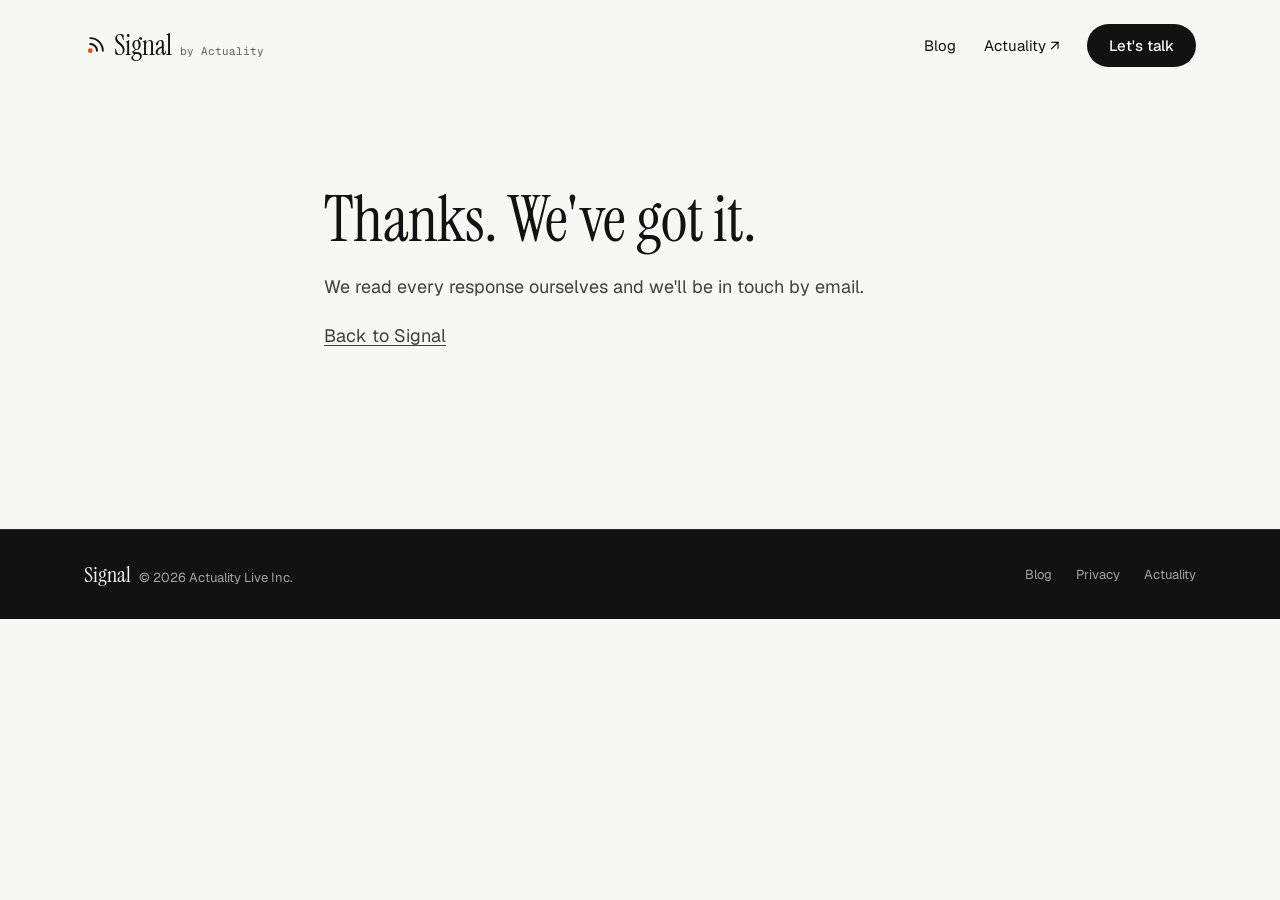
<file: start/thanks/index.html>
<!doctype html>
<html lang="en">
<head>
<meta charset="utf-8">
<meta name="viewport" content="width=device-width, initial-scale=1">
<title>Thanks | Signal by Actuality</title>
<meta name="description" content="Thanks for getting in touch.">
<meta name="robots" content="noindex">
<link rel="canonical" href="https://aecsignal.si/start/thanks/">
<meta property="og:type" content="website">
<meta property="og:site_name" content="Signal by Actuality">
<meta property="og:title" content="Thanks">
<meta property="og:description" content="Thanks for getting in touch.">
<meta property="og:url" content="https://aecsignal.si/start/thanks/">
<meta property="og:image" content="https://aecsignal.si/assets/og-image.png">
<meta property="og:image:width" content="1200">
<meta property="og:image:height" content="630">
<meta name="twitter:card" content="summary_large_image">
<link rel="icon" href="../../assets/favicon.svg" type="image/svg+xml">
<link rel="apple-touch-icon" href="../../assets/apple-touch-icon.png">
<link rel="preload" href="../../assets/fonts/InstrumentSerif-Regular.woff2" as="font" type="font/woff2" crossorigin>
<link rel="preload" href="../../assets/fonts/Geist.woff2" as="font" type="font/woff2" crossorigin>
<link rel="stylesheet" href="../../assets/site.css">
</head>
<body>
<nav class="wrap nav" aria-label="Main">
  <a href="../../" class="brand" aria-label="Signal by Actuality, home">
    <svg width="22" height="22" viewBox="0 0 28 28" fill="none" aria-hidden="true"><circle cx="8" cy="20" r="3" fill="#D9541E"/><path d="M8 11.5a8.5 8.5 0 0 1 8.5 8.5" stroke="#121212" stroke-width="2.4" stroke-linecap="round"/><path d="M8 4a16 16 0 0 1 16 16" stroke="#121212" stroke-width="2.4" stroke-linecap="round"/></svg>
    <span class="brand-name">Signal</span><span class="brand-by">by Actuality</span>
  </a>
  <div class="nav-links"><a href="../../blog/" class="nav-blog">Blog</a><a href="https://www.actuality.live/">Actuality ↗</a><a href="../../start/" class="btn">Let's talk</a></div>
</nav>
<main class="prose" style="padding-top:80px;padding-bottom:160px">
<h1>Thanks. We've got it.</h1>
<p>We read every response ourselves and we'll be in touch by email.</p>
<p><a href="../../">Back to Signal</a></p>
</main>
<footer class="footer">
  <div class="wrap">
    <span class="footer-brand"><span>Signal</span><span>© 2026 Actuality Live Inc.</span></span>
    <div class="footer-links"><a href="../../blog/">Blog</a><a href="../../privacy/">Privacy</a><a href="https://www.actuality.live/">Actuality</a></div>
  </div>
</footer>
<script src="../../assets/site.js"></script>
</body>
</html>
</file>
<file: assets/site.css>
/* Self-hosted brand fonts (SIL Open Font License) */
@font-face{font-family:'Instrument Serif';src:url(fonts/InstrumentSerif-Regular.woff2) format('woff2');font-weight:400;font-style:normal;font-display:swap}
@font-face{font-family:'Instrument Serif';src:url(fonts/InstrumentSerif-Italic.woff2) format('woff2');font-weight:400;font-style:italic;font-display:swap}
@font-face{font-family:'Geist';src:url(fonts/Geist.woff2) format('woff2');font-weight:100 900;font-style:normal;font-display:swap}
@font-face{font-family:'Geist Mono';src:url(fonts/GeistMono.woff2) format('woff2');font-weight:100 900;font-style:normal;font-display:swap}
:root{
  --paper:#F7F7F4; --ink:#121212; --muted:#5C5F5A; --faint:#8A8D86; --soft:#3E413C;
  --line:#E3E3DE; --line-strong:#CFCFC9; --white:#FFFFFF; --night-text:#A3A39E; --night-line:#2A2A2A;
  --accent:#D9541E; --accent-wash:#FFF1E8;
  --budget:#2E5BFF; --council:#C99A1A; --live:#D9541E; --permit:#1F7A55;
  --serif:'Instrument Serif', Georgia, 'Times New Roman', serif;
  --sans:'Geist', system-ui, -apple-system, 'Segoe UI', sans-serif;
  --mono:'Geist Mono', ui-monospace, 'SFMono-Regular', Menlo, monospace;
}
*{box-sizing:border-box}
html{scroll-behavior:smooth}
body{margin:0;background:var(--paper);color:var(--ink);font-family:var(--sans);-webkit-font-smoothing:antialiased;overflow-x:hidden}
a{color:inherit;text-decoration:none}
a:hover{opacity:.85}
:focus-visible{outline:2px solid var(--accent);outline-offset:3px;border-radius:6px}
img{max-width:100%}
.wrap{max-width:1160px;margin:0 auto;padding-left:24px;padding-right:24px}

/* nav */
.nav{display:flex;flex-wrap:wrap;align-items:center;justify-content:space-between;gap:16px;padding-top:24px;padding-bottom:24px}
.brand{display:flex;align-items:baseline;gap:8px}
.brand svg{align-self:center}
.brand-name{font-family:var(--serif);font-size:28px;line-height:1}
.brand-by{font-family:var(--mono);font-size:11px;color:var(--muted)}
.nav-links{display:flex;flex-wrap:wrap;align-items:center;gap:28px;font-size:15px}
.btn{display:inline-block;background:var(--ink);color:var(--paper);font-weight:500;padding:12px 22px;border-radius:999px;border:0;font:inherit;font-weight:500;cursor:pointer;transition:transform .2s,opacity .2s}
.btn:hover{transform:translateY(-1px);opacity:1}
.btn-lg{font-size:16px;padding:16px 30px}
.btn-light{background:var(--paper);color:var(--ink)}

/* type */
.eyebrow{font-family:var(--mono);font-size:12px;letter-spacing:.1em;text-transform:uppercase;color:var(--accent)}
.display{margin:0;font-family:var(--serif);font-weight:400;letter-spacing:-.01em}
.dim{color:var(--faint)}

/* footer */
.footer{background:var(--ink);border-top:1px solid var(--night-line)}
.footer .wrap{display:flex;flex-wrap:wrap;align-items:center;justify-content:space-between;gap:12px;padding-top:24px;padding-bottom:24px;font-size:13px;color:var(--night-text)}
.footer-brand{display:flex;align-items:baseline;gap:8px}
.footer-brand span:first-child{font-family:var(--serif);font-size:22px;color:var(--paper)}
.footer-links{display:flex;gap:24px}
.footer-links a{color:var(--night-text);padding:12px 0}

/* motion */
@keyframes sgRise{from{opacity:0;transform:translateY(18px)}to{opacity:1;transform:none}}
.rise{animation:sgRise .9s cubic-bezier(.2,.7,.2,1) both}
.d1{animation-delay:.08s}.d2{animation-delay:.18s}.d3{animation-delay:.3s}.d4{animation-delay:.42s}
@keyframes sgPulse{0%{box-shadow:0 0 0 0 rgba(217,84,30,.55)}100%{box-shadow:0 0 0 10px rgba(217,84,30,0)}}
.pulse{animation:sgPulse 1.8s ease-out infinite}
@media (prefers-reduced-motion: reduce){*{animation:none!important;transition:none!important;scroll-behavior:auto!important}}

/* long-form (blog, privacy) */
.prose{max-width:680px;margin:0 auto;padding:40px 24px 120px}
.prose h1{font-family:var(--serif);font-weight:400;font-size:clamp(40px,6vw,64px);line-height:1.02;letter-spacing:-.01em;margin:16px 0 20px}
.prose h2{font-family:var(--serif);font-weight:400;font-size:32px;line-height:1.1;margin:48px 0 12px}
.prose p,.prose li{font-size:18px;line-height:1.7;color:var(--soft)}
.prose a{text-decoration:underline;text-underline-offset:3px}
.meta{font-family:var(--mono);font-size:12px;color:var(--muted)}
@media (max-width:480px){
  .nav{flex-wrap:nowrap}
  .nav-links{flex-wrap:nowrap;gap:16px}
  .brand-by{display:none}
}

/* article */
.article-head{max-width:760px;margin:0 auto;padding:40px 24px 8px}
.crumbs{font-size:14px;color:var(--muted);display:flex;gap:8px;flex-wrap:wrap}
.crumbs a{text-decoration:underline;text-underline-offset:3px}
.article-head h1{font-family:var(--serif);font-weight:400;font-size:clamp(42px,6.4vw,72px);line-height:1;letter-spacing:-.015em;margin:28px 0 20px}
.dek{margin:0 0 24px;font-size:21px;line-height:1.5;color:var(--muted)}
.byline{display:flex;flex-wrap:wrap;gap:16px;padding:16px 0;border-top:1px solid var(--line);border-bottom:1px solid var(--line)}
.article-body{max-width:760px;padding-top:16px}
.article-body h2{scroll-margin-top:24px}
.cta-box{margin:56px 0 0;background:var(--ink);color:var(--paper);border-radius:18px;padding:36px;display:flex;flex-direction:column;align-items:flex-start;gap:16px}
.cta-box p{margin:0;font-family:var(--serif);font-size:32px;line-height:1.1;color:var(--paper)}
.cta-box .btn{text-decoration:none}

h1,h2,h3{text-wrap:balance}
p{text-wrap:pretty}

@media (max-width:420px){.nav-links .nav-blog{display:none}}

.more{margin-top:48px;padding-top:24px;border-top:1px solid var(--line)}
.more ul{list-style:none;padding:0;margin:12px 0 0}
.more li{margin:0 0 10px}
.more a{font-family:var(--serif);font-size:24px;line-height:1.2;color:var(--ink);text-decoration:none}
.more a:hover{text-decoration:underline}
.prose h3{font-family:var(--sans);font-size:19px;font-weight:600;margin:32px 0 6px;color:var(--ink)}
.prose ul,.prose ol{padding-left:22px}
.prose li{margin:0 0 8px}
.table-wrap{overflow-x:auto;margin:24px 0;border:1px solid var(--line);border-radius:14px;background:var(--white)}
.table-wrap table{border-collapse:collapse;width:100%;min-width:600px;font-size:15px}
.table-wrap th,.table-wrap td{text-align:left;padding:12px 14px;border-bottom:1px solid var(--line);vertical-align:top;color:var(--soft);line-height:1.45}
.table-wrap th{font-family:var(--mono);font-size:12px;font-weight:400;text-transform:uppercase;letter-spacing:.06em;color:var(--muted);background:#FBFBF9}
.table-wrap tr:last-child td{border-bottom:0}
.table-wrap td:first-child{color:var(--ink);font-weight:500}
</file>
